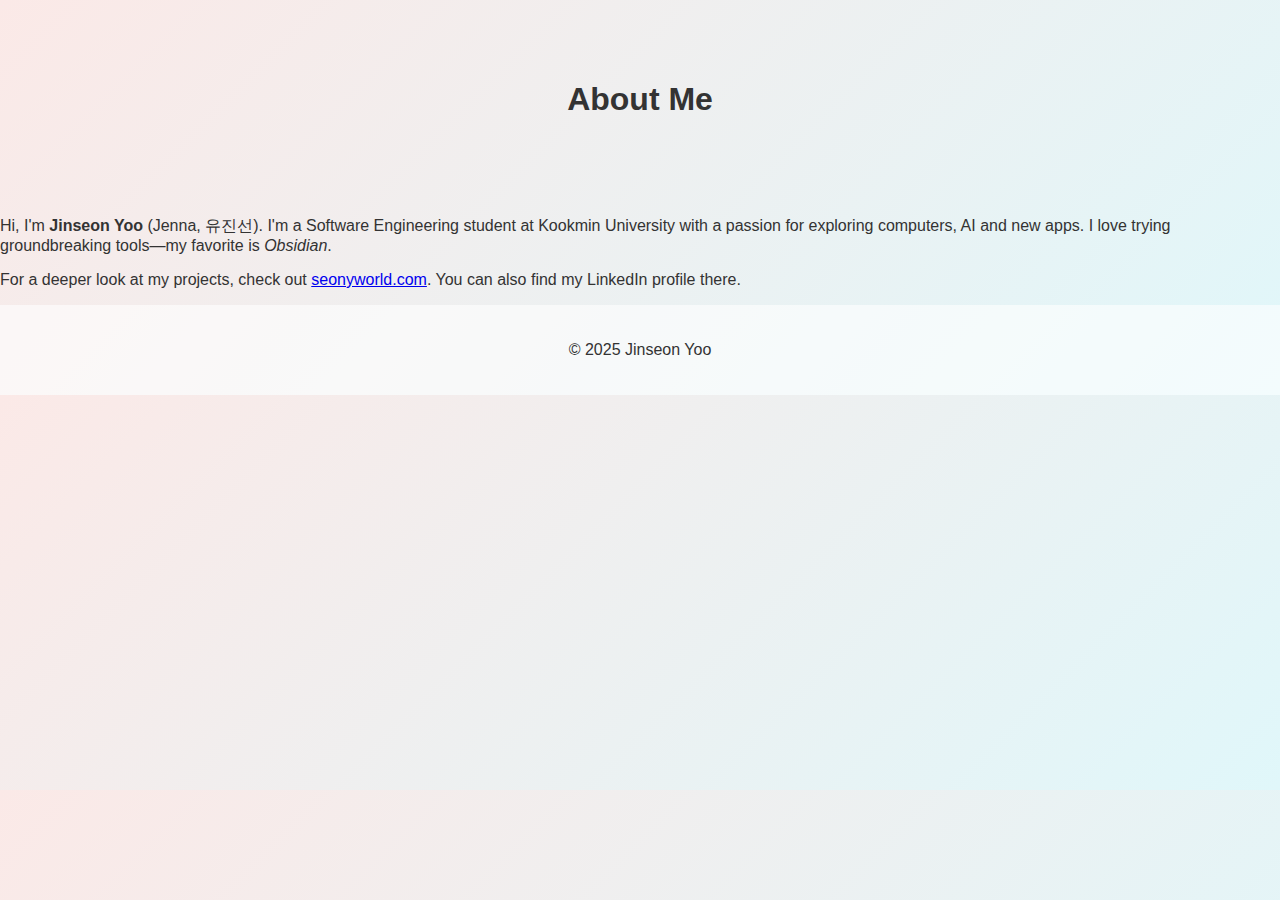
<file: about.html>
<!DOCTYPE html>
<html lang="en">
<head>
    <meta charset="UTF-8">
    <meta name="viewport" content="width=device-width, initial-scale=1.0">
    <title>About Jenna</title>
    <link rel="stylesheet" href="style.css">
</head>
<body>
    <header class="page-header">
        <h1>About Me</h1>
    </header>
    <main>
        <p>Hi, I'm <strong>Jinseon Yoo</strong> (Jenna, 유진선). I'm a Software Engineering student at Kookmin University with a passion for exploring computers, AI and new apps. I love trying groundbreaking tools—my favorite is <em>Obsidian</em>.
        </p>
        <p>For a deeper look at my projects, check out <a href="https://seonyworld.com" target="_blank">seonyworld.com</a>. You can also find my LinkedIn profile there.</p>
    </main>
    <footer>
        <p>&copy; 2025 Jinseon Yoo</p>
    </footer>
</body>
</html>
</file>
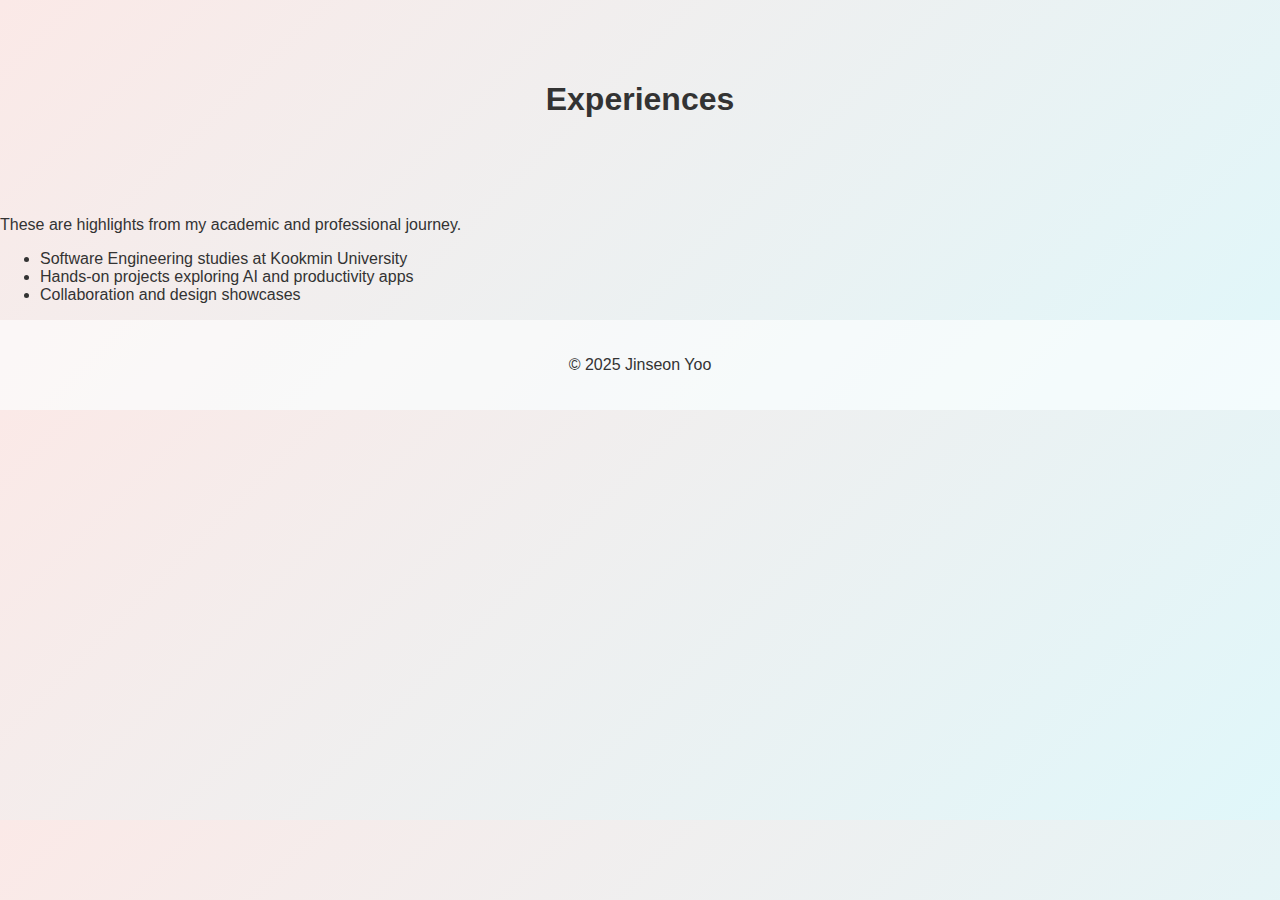
<file: experiences.html>
<!DOCTYPE html>
<html lang="en">
<head>
    <meta charset="UTF-8">
    <meta name="viewport" content="width=device-width, initial-scale=1.0">
    <title>Experiences</title>
    <link rel="stylesheet" href="style.css">
</head>
<body>
    <header class="page-header">
        <h1>Experiences</h1>
    </header>
    <main>
        <p>These are highlights from my academic and professional journey.</p>
        <ul>
            <li>Software Engineering studies at Kookmin University</li>
            <li>Hands-on projects exploring AI and productivity apps</li>
            <li>Collaboration and design showcases</li>
        </ul>
    </main>
    <footer>
        <p>&copy; 2025 Jinseon Yoo</p>
    </footer>
</body>
</html>
</file>
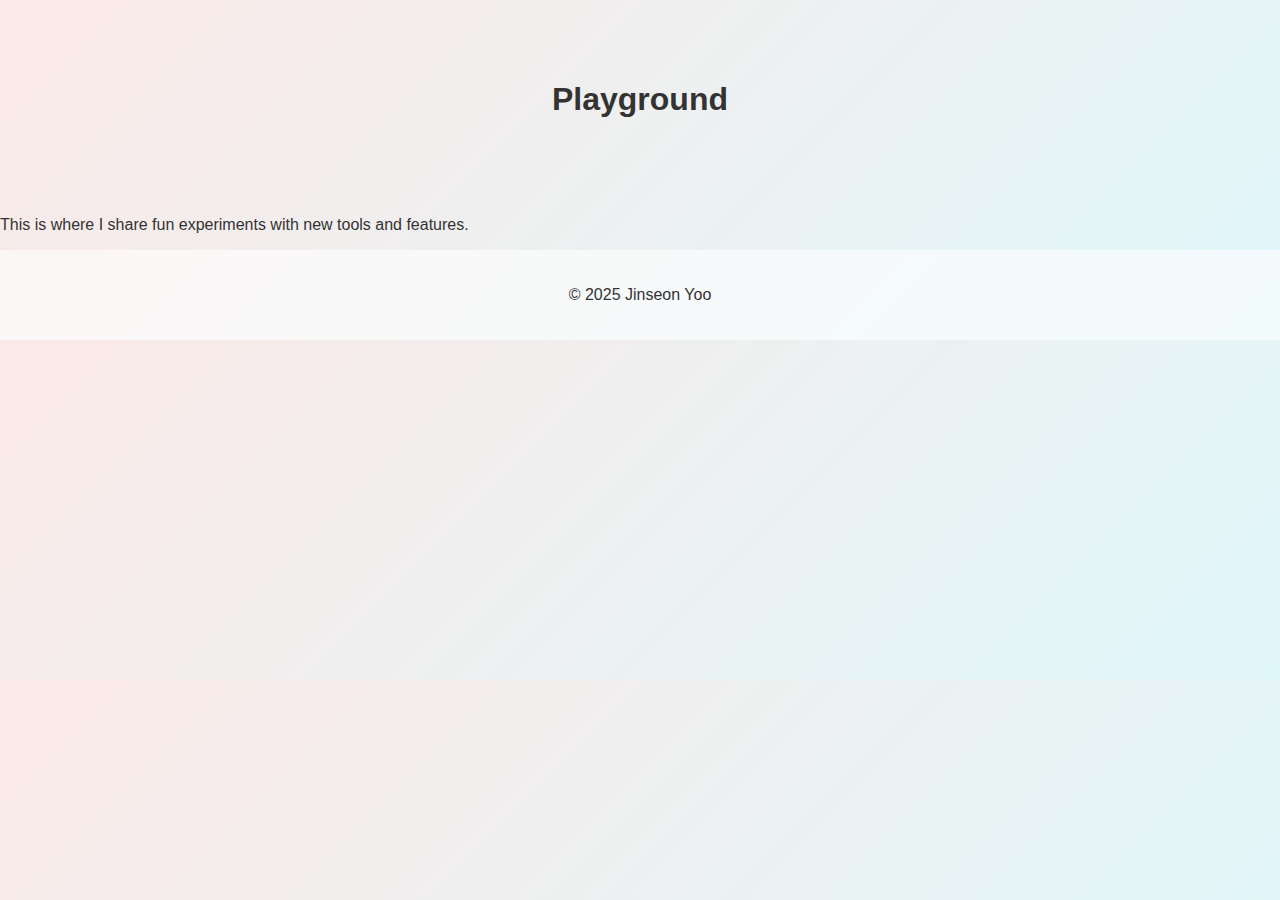
<file: playground.html>
<!DOCTYPE html>
<html lang="en">
<head>
    <meta charset="UTF-8">
    <meta name="viewport" content="width=device-width, initial-scale=1.0">
    <title>Playground</title>
    <link rel="stylesheet" href="style.css">
</head>
<body>
    <header class="page-header">
        <h1>Playground</h1>
    </header>
    <main>
        <p>This is where I share fun experiments with new tools and features.</p>
    </main>
    <footer>
        <p>&copy; 2025 Jinseon Yoo</p>
    </footer>
</body>
</html>
</file>
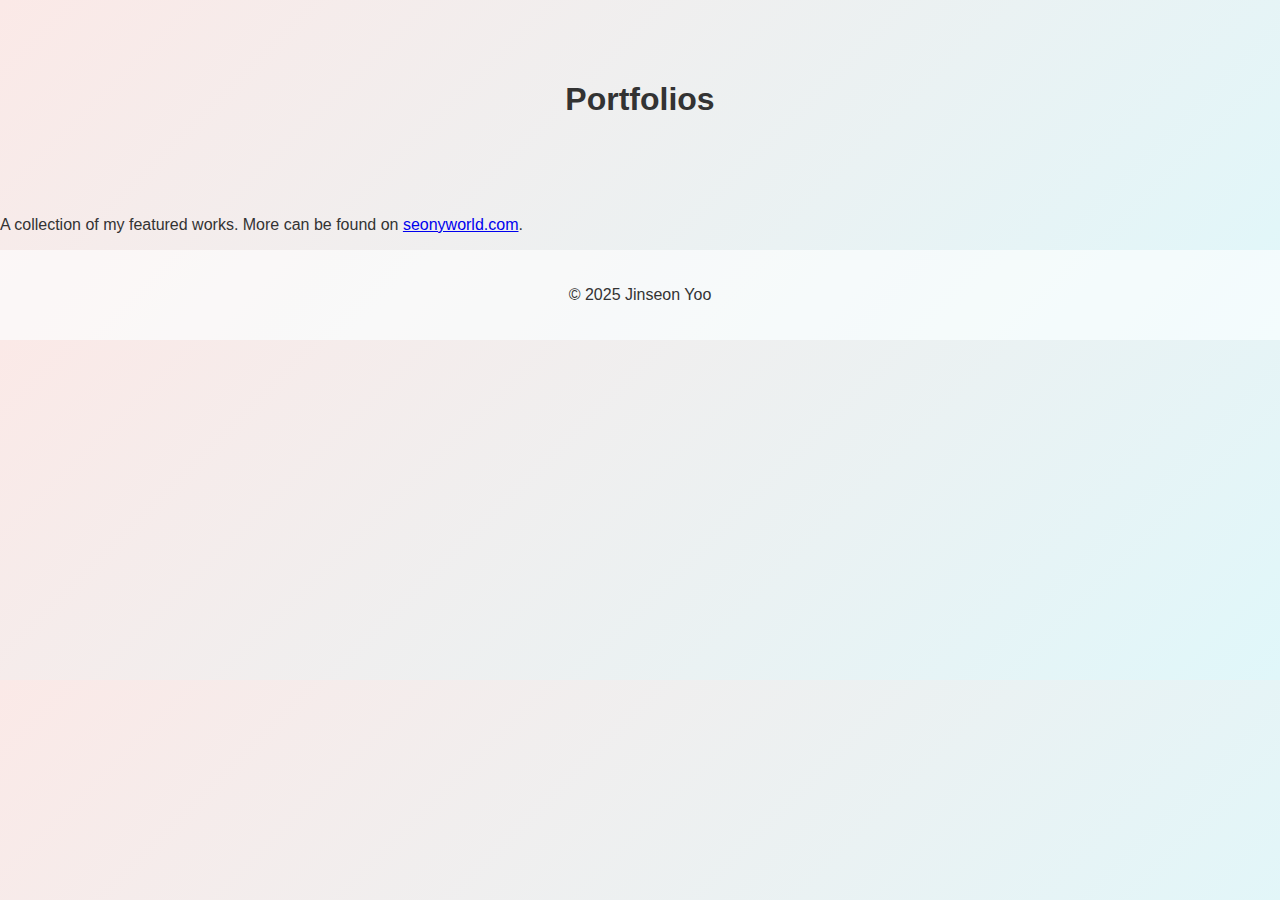
<file: portfolio.html>
<!DOCTYPE html>
<html lang="en">
<head>
    <meta charset="UTF-8">
    <meta name="viewport" content="width=device-width, initial-scale=1.0">
    <title>Portfolios</title>
    <link rel="stylesheet" href="style.css">
</head>
<body>
    <header class="page-header">
        <h1>Portfolios</h1>
    </header>
    <main>
        <p>A collection of my featured works. More can be found on <a href="https://seonyworld.com" target="_blank">seonyworld.com</a>.</p>
    </main>
    <footer>
        <p>&copy; 2025 Jinseon Yoo</p>
    </footer>
</body>
</html>
</file>
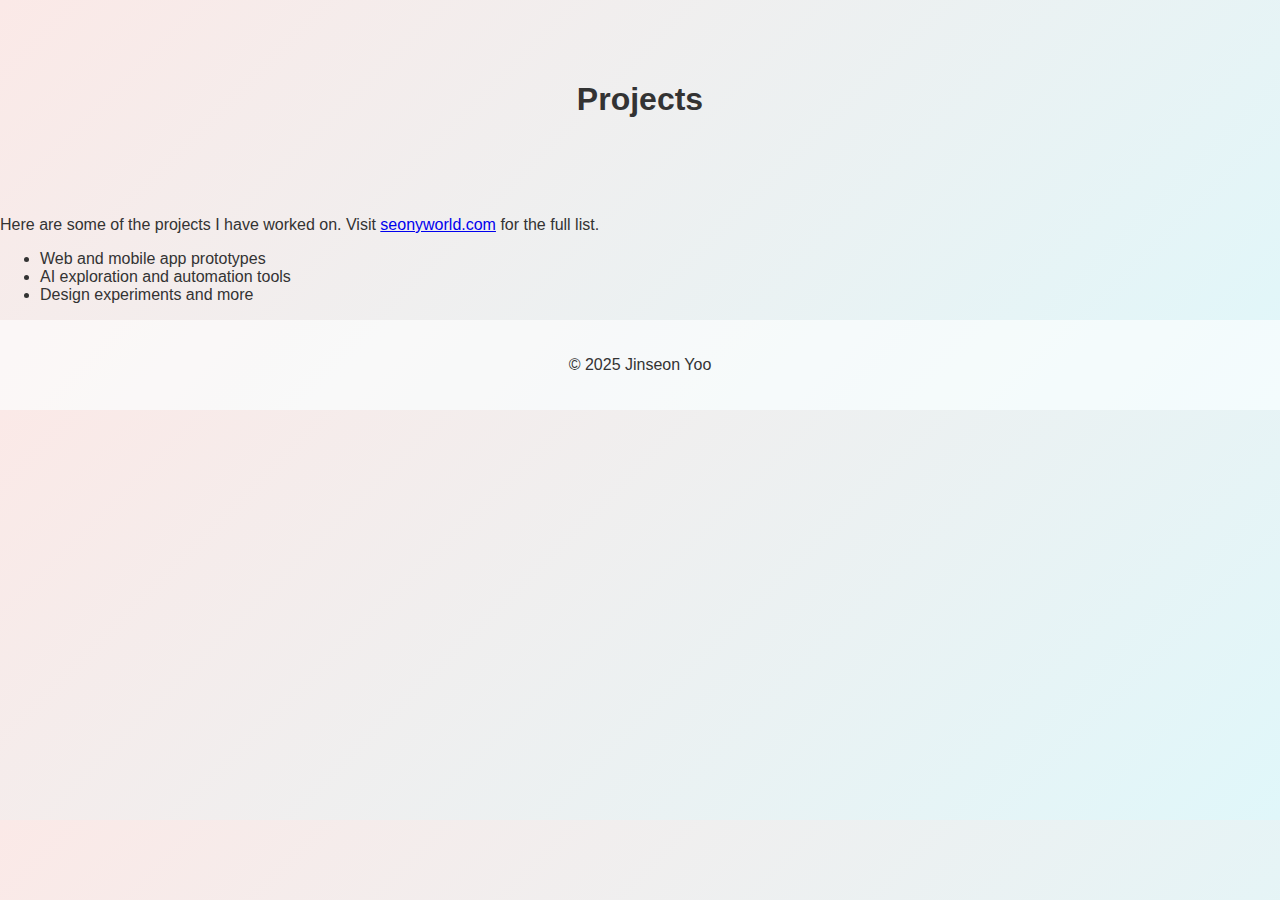
<file: projects.html>
<!DOCTYPE html>
<html lang="en">
<head>
    <meta charset="UTF-8">
    <meta name="viewport" content="width=device-width, initial-scale=1.0">
    <title>Projects</title>
    <link rel="stylesheet" href="style.css">
</head>
<body>
    <header class="page-header">
        <h1>Projects</h1>
    </header>
    <main>
        <p>Here are some of the projects I have worked on. Visit <a href="https://seonyworld.com" target="_blank">seonyworld.com</a> for the full list.</p>
        <ul>
            <li>Web and mobile app prototypes</li>
            <li>AI exploration and automation tools</li>
            <li>Design experiments and more</li>
        </ul>
    </main>
    <footer>
        <p>&copy; 2025 Jinseon Yoo</p>
    </footer>
</body>
</html>
</file>
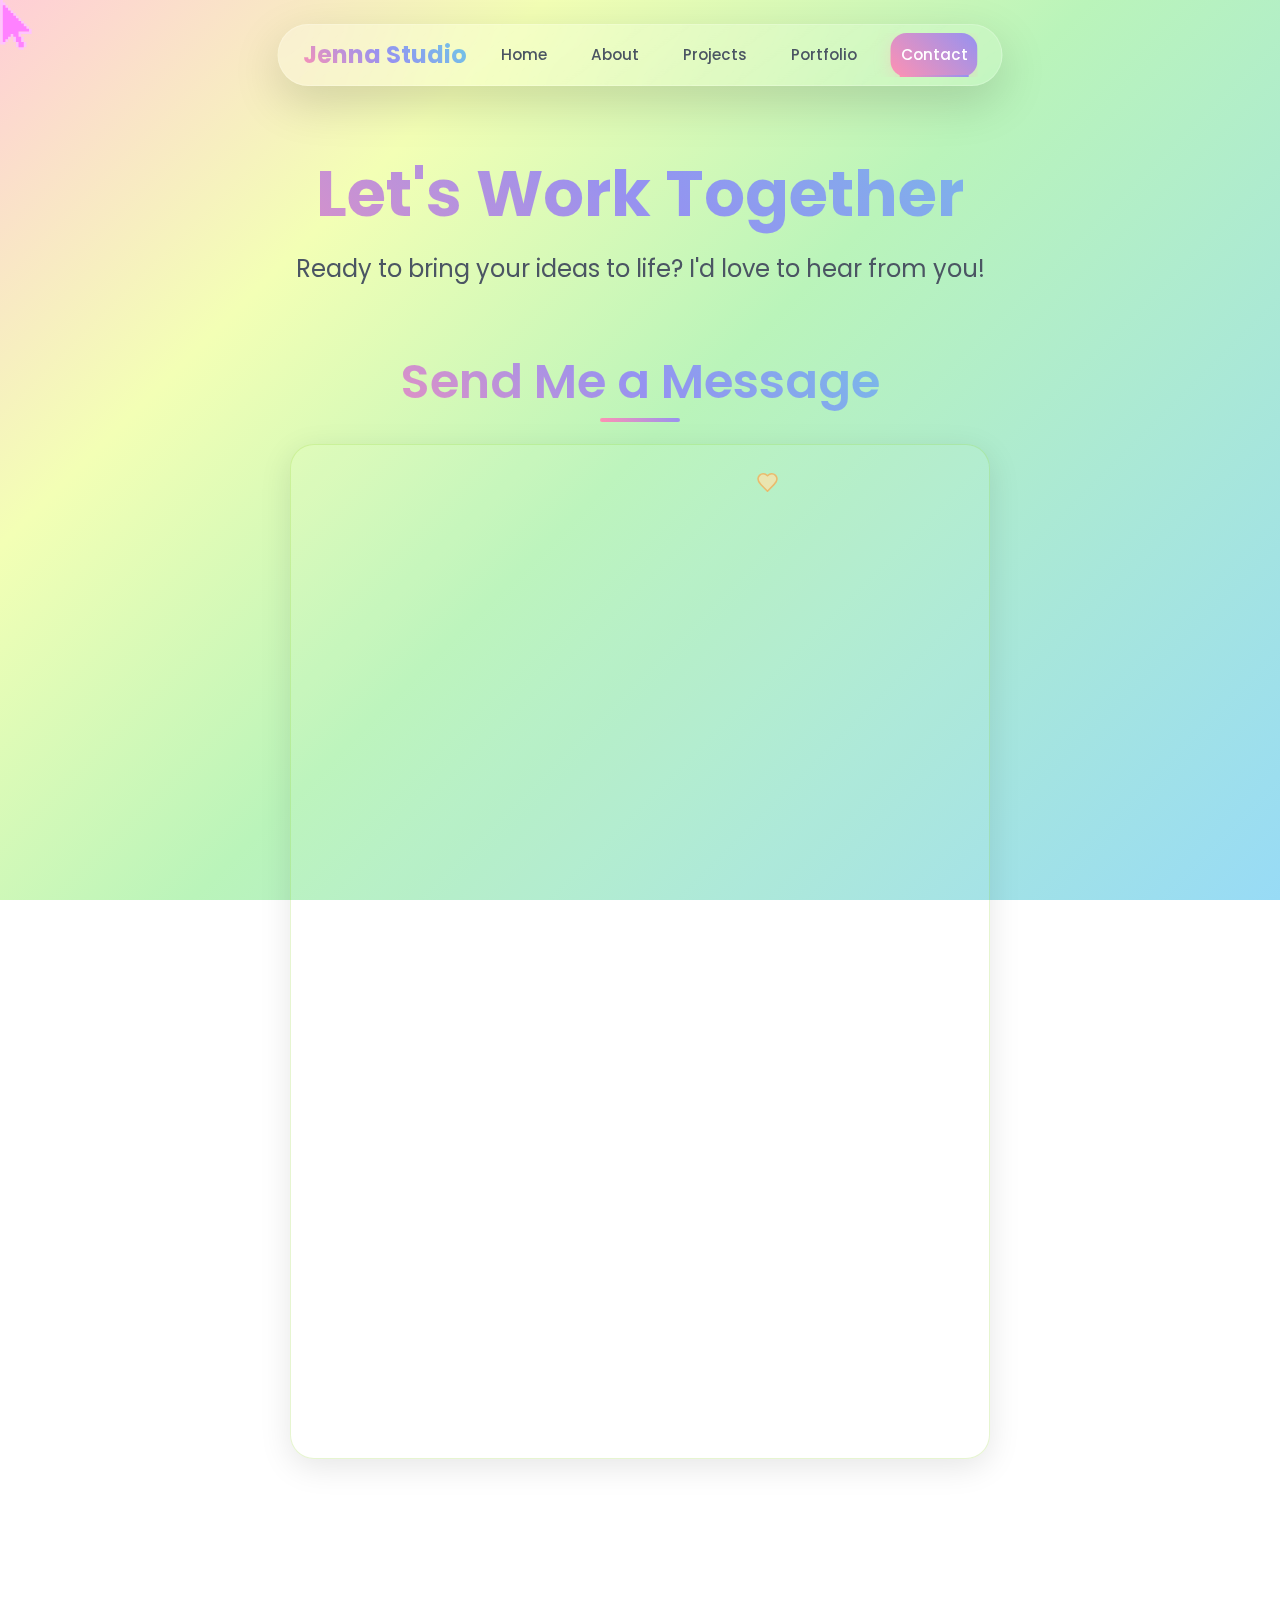
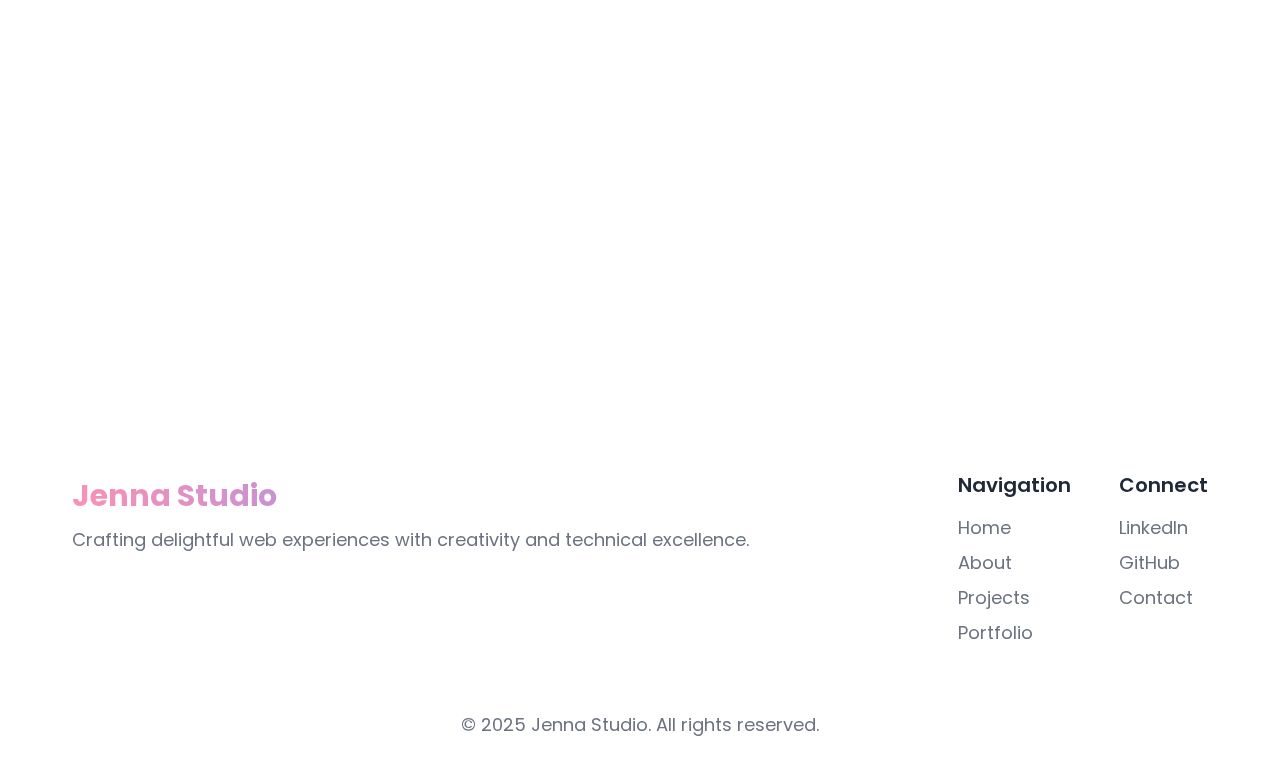
<file: html/contact.html>
<!DOCTYPE html>
<html lang="en">

<head>
    <meta charset="UTF-8">
    <meta name="viewport" content="width=device-width, initial-scale=1.0">
    <title>Contact - Jenna Studio</title>
    <meta name="description"
        content="Get in touch with Jenna for web development projects, collaborations, and creative opportunities">

    <!-- Fonts -->
    <link rel="preconnect" href="https://fonts.googleapis.com">
    <link rel="preconnect" href="https://fonts.gstatic.com" crossorigin>
    <link href="https://fonts.googleapis.com/css2?family=Poppins:wght@300;400;500;600;700&display=swap"
        rel="stylesheet">

    <!-- Stylesheets -->
    <link rel="stylesheet" href="../styles/main.css">
    <link rel="stylesheet" href="../styles/contact.css">

    <!-- Favicon -->
    <link rel="icon" type="image/svg+xml" href="../img/favicon.svg">
</head>

<body>
    <!-- Custom Cursor -->
    <div class="cursor" id="cursor"></div>

    <!-- Particle Background -->
    <div class="particles" id="particles"></div>

    <!-- Navigation -->
    <nav class="nav-container" id="navigation">
        <div class="nav">
            <div class="nav-logo"><a href="../index.html">Jenna Studio</a></div>
            <div class="nav-links">
                <a href="../index.html" class="nav-link" data-section="home">Home</a>
                <a href="about.html" class="nav-link" data-section="about">About</a>
                <a href="projects.html" class="nav-link" data-section="projects">Projects</a>
                <a href="portfolio.html" class="nav-link" data-section="portfolio">Portfolio</a>
                <a href="contact.html" class="nav-link active" data-section="contact">Contact</a>
            </div>
        </div>
    </nav>

    <!-- Main Content -->
    <main class="main-content">
        <div class="container">
            <!-- Page Header -->
            <section class="page-header">
                <h1 class="page-title">Let's Work Together</h1>
                <p class="page-subtitle">Ready to bring your ideas to life? I'd love to hear from you!</p>
            </section>



            <!-- Contact Form -->
            <section class="contact-form section">
                <div class="form-header">
                    <h2 class="section-title fade-in-up">Send Me a Message</h2>
                </div>
                <div class="form-container">
                    <form class="contact-form-element fade-in-up stagger-1 scale-in stagger-2" id="contactForm"
                        action="https://formspree.io/f/xzzaypnq" method="POST">
                        <!-- Hidden inputs for Formspree -->
                        <input type="hidden" name="_to" value="jenna@jenna-studio.dev">
                        <input type="hidden" name="_subject" value="New Contact Form Submission from Jenna Studio">
                        <input type="hidden" name="_replyto" value="jenna@jenna-studio.dev">
                        <input type="hidden" name="_next" value="https://jenna-studio.dev/contact.html?success=true">

                        <div class="form-row scale-in stagger-3">
                            <div class="form-group">
                                <label for="firstName">First Name *</label>
                                <input type="text" id="firstName" name="firstName" required>
                            </div>
                            <div class="form-group">
                                <label for="lastName">Last Name *</label>
                                <input type="text" id="lastName" name="lastName" required>
                            </div>
                        </div>
                        <div class="form-group scale-in stagger-4">
                            <label for="email">Email Address *</label>
                            <input type="email" id="email" name="email" required>
                        </div>
                        <div class="form-group scale-in stagger-5">
                            <label for="company">Company/Organization</label>
                            <input type="text" id="company" name="company">
                        </div>
                        <div class="form-group scale-in stagger-6">
                            <label for="projectType">Project Type</label>
                            <select id="projectType" name="projectType">
                                <option value="">Select a project type</option>
                                <option value="website">Website Development</option>
                                <option value="redesign">Website Design</option>
                                <option value="webapp">Web Application</option>
                                <option value="AI">AI Chatbot</option>
                                <option value="automation">AI Automation</option>
                                <option value="other">Other</option>
                            </select>
                        </div>
                        <div class="form-group scale-in stagger-7">
                            <label for="timeline">Project Timeline</label>
                            <select id="timeline" name="timeline">
                                <option value="">Select timeline</option>
                                <option value="asap">ASAP</option>
                                <option value="1-2months">1-2 Months</option>
                                <option value="3-6months">3-6 Months</option>
                                <option value="6months+">6+ Months</option>
                                <option value="flexible">Flexible</option>
                            </select>
                        </div>
                        <div class="form-group scale-in stagger-8">
                            <label for="message">Tell Me About Your Project *</label>
                            <textarea id="message" name="message" rows="5"
                                placeholder="Describe your project, goals, and any specific requirements..."
                                required></textarea>
                        </div>
                        <button type="submit" class="btn btn-primary submit-btn scale-in stagger-9">
                            <span class="btn-text">Send Message</span>
                            <span class="btn-loading" style="display: none;">Sending...</span>
                        </button>
                    </form>
                </div>
            </section>


            <!-- CTA Section -->
            <section class="cta-section section">
                <div class="card cta-card scale-in stagger-1">
                    <h2>Ready to Start Your Project?</h2>
                    <p>Let's work together to create something amazing. I'm here to help bring your vision to life with
                        clean code, beautiful design, and exceptional user experience.</p>
                    <div class="cta-buttons">
                        <a href="mailto:jenna@jenna-studio.dev" class="btn btn-primary">Send Email</a>
                        <a href="portfolio.html" class="btn btn-secondary">View Portfolio</a>
                        <a href="https://github.com/jenna-studio" class="btn btn-outline" target="_blank">Visit
                            GitHub</a>
                    </div>
                </div>
            </section>
        </div>
    </main>

    <!-- Footer -->
    <footer class="footer">
        <div class="container">
            <div class="footer-content">
                <div class="footer-main">
                    <div class="footer-logo">Jenna Studio</div>
                    <p class="footer-description">Crafting delightful web experiences with creativity and technical
                        excellence.</p>
                </div>
                <div class="footer-links">
                    <div class="footer-section">
                        <h4>Navigation</h4>
                        <ul>
                            <li><a href="../index.html">Home</a></li>
                            <li><a href="about.html">About</a></li>
                            <li><a href="projects.html">Projects</a></li>
                            <li><a href="portfolio.html">Portfolio</a></li>
                        </ul>
                    </div>
                    <div class="footer-section">
                        <h4>Connect</h4>
                        <ul>
                            <li><a href="https://linkedin.com/in/jinseon-yoo" target="_blank"
                                    rel="noopener">LinkedIn</a></li>
                            <li><a href="https://github.com/jenna-studio" target="_blank" rel="noopener">GitHub</a></li>
                            <li><a href="contact.html">Contact</a></li>
                        </ul>
                    </div>
                </div>
            </div>
            <div class="footer-bottom">
                <p>&copy; 2025 Jenna Studio. All rights reserved.</p>
            </div>
        </div>
    </footer>

    <!-- Scripts -->
    <script src="../js/main.js"></script>

    <!-- Contact Form Handler -->
    <script>
        document.addEventListener('DOMContentLoaded', function () {
            const form = document.getElementById('contactForm');

            if (form) {
                const submitBtn = form.querySelector('.submit-btn');
                const btnText = submitBtn?.querySelector('.btn-text');
                const btnLoading = submitBtn?.querySelector('.btn-loading');

                form.addEventListener('submit', function (e) {
                    // Don't prevent default - let Formspree handle it naturally
                    // Just show loading state
                    if (btnText && btnLoading) {
                        btnText.style.display = 'none';
                        btnLoading.style.display = 'inline';
                        submitBtn.disabled = true;
                    }
                });
            }
        });
    </script>

    <!-- Override touch detection and fix cursor for contact page -->
    <script>
        // Override touch detection globally
        window.isTouchDevice = function () { return false; };
        window.prefersReducedMotion = function () { return false; };

        // Fix navigation links
        document.addEventListener('DOMContentLoaded', function () {
            // Force hide loading overlay immediately
            const loadingOverlay = document.getElementById('loadingOverlay');
            if (loadingOverlay) {
                loadingOverlay.style.display = 'none';
                loadingOverlay.style.pointerEvents = 'none';
            }

            const navLinks = document.querySelectorAll('.nav-link, .nav-logo');
            navLinks.forEach(link => {
                link.addEventListener('click', function (e) {
                    console.log('Navigation clicked:', this.href);
                    // Force immediate navigation
                    window.location.href = this.href;
                    return false;
                });
            });
        });

        window.addEventListener('load', function () {
            // Wait a bit for everything to load
            setTimeout(function () {
                // Force cursor to be visible with CSS overrides
                const style = document.createElement('style');
                style.textContent = `
                    html, body, *, *::before, *::after { 
                        cursor: none !important; 
                    }
                    #cursor { 
                        display: block !important; 
                        visibility: visible !important; 
                        opacity: 1 !important; 
                        pointer-events: none !important; 
                        position: fixed !important; 
                        z-index: 10000 !important; 
                    }
                `;
                document.head.appendChild(style);

                console.log('Cursor CSS overrides applied');
            }, 500);

            // Trigger page load animations
            setTimeout(() => {
                const heroElements = document.querySelectorAll('.hero-title, .hero-subtitle, .hero-description, .hero-cta, .hero-buttons');
                heroElements.forEach((el, index) => {
                    setTimeout(() => {
                        el.style.opacity = '1';
                        el.style.transform = 'translateY(0)';
                    }, index * 200);
                });
            }, 300);
        });
    </script>
</body>

</html>
</file>
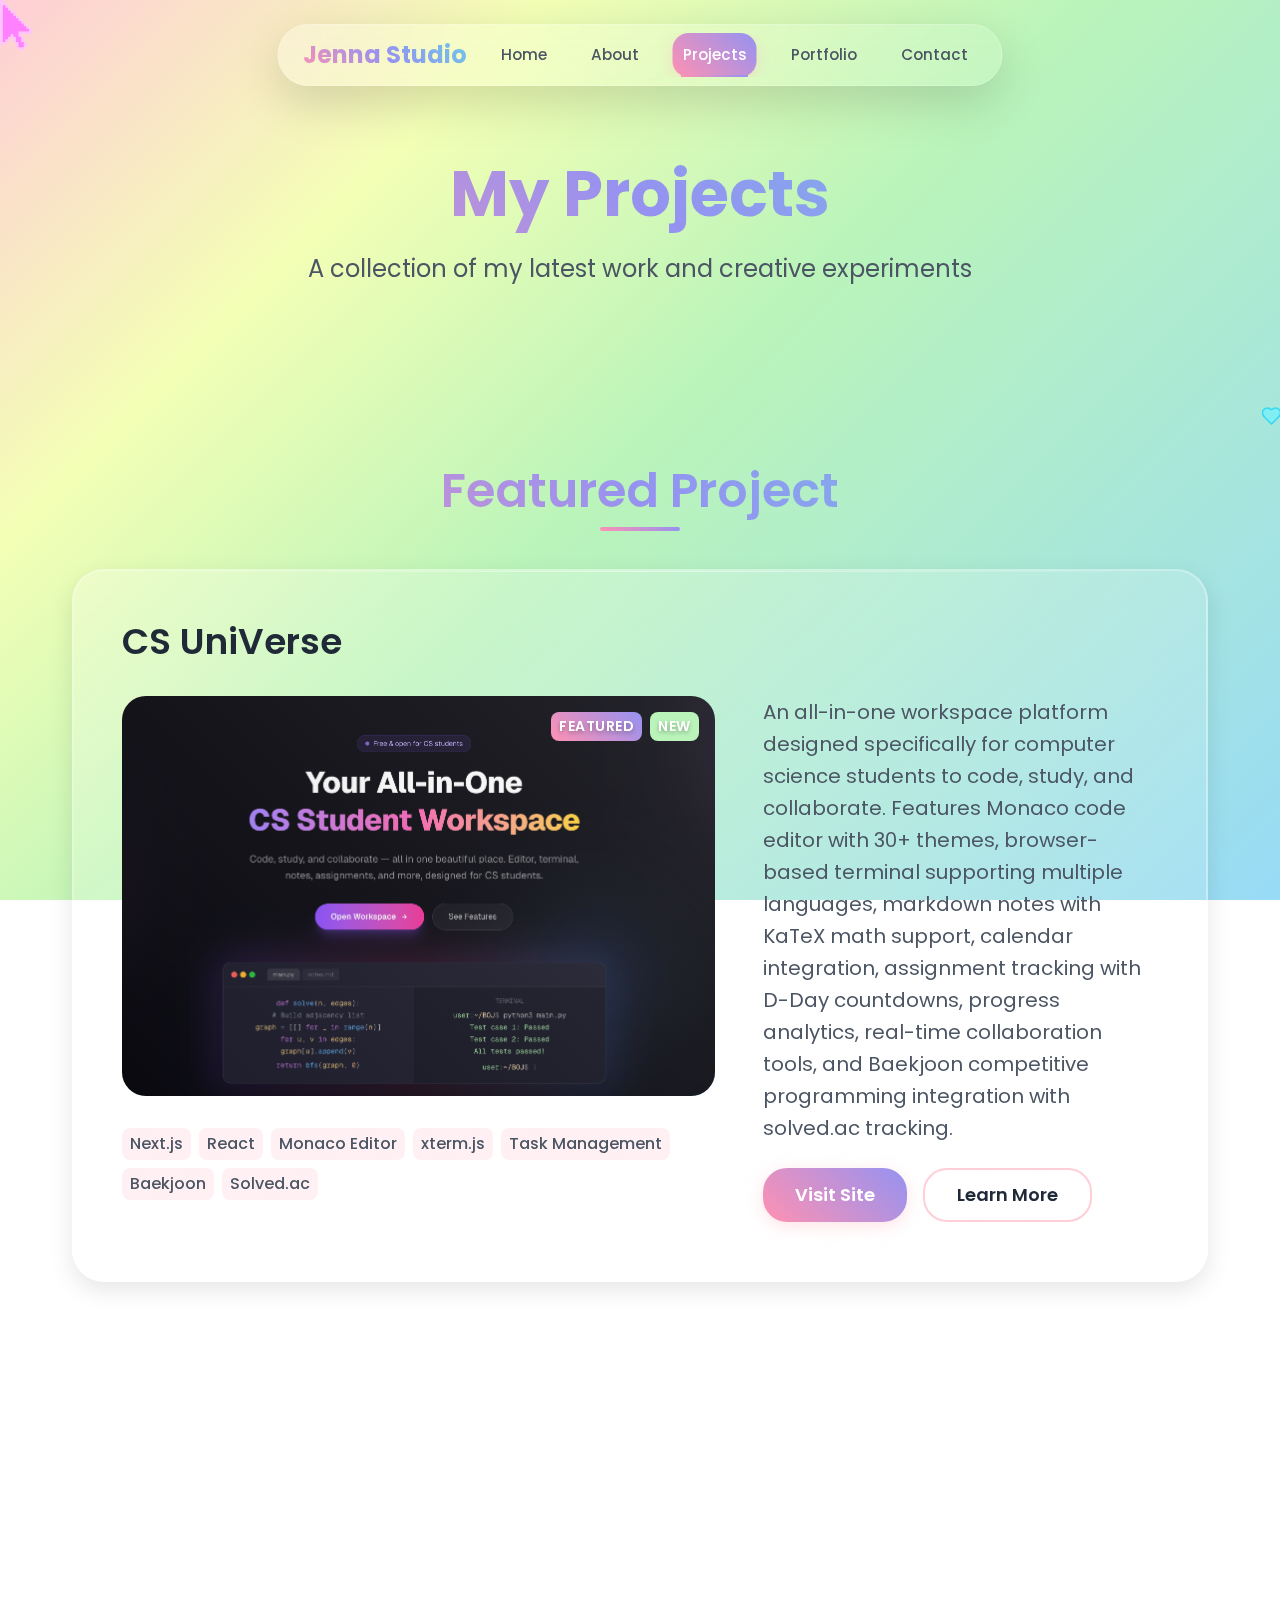
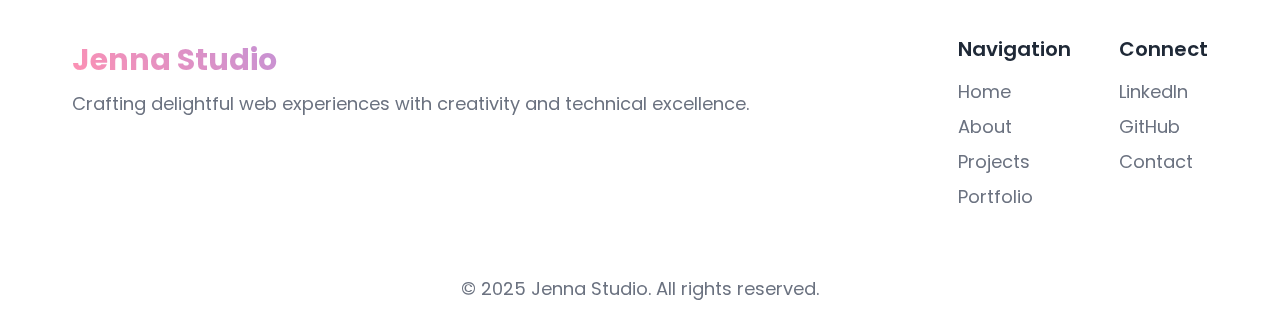
<file: html/projects.html>
<!DOCTYPE html>
<html lang="en">

<head>
    <meta charset="UTF-8">
    <meta name="viewport" content="width=device-width, initial-scale=1.0">
    <meta name="color-scheme" content="light only">
    <title>Projects - Jenna Studio</title>
    <meta name="description"
        content="Explore Jenna's portfolio of web development projects featuring modern technologies and creative solutions">

    <!-- Fonts -->
    <link rel="preconnect" href="https://fonts.googleapis.com">
    <link rel="preconnect" href="https://fonts.gstatic.com" crossorigin>
    <link href="https://fonts.googleapis.com/css2?family=Poppins:wght@300;400;500;600;700&display=swap"
        rel="stylesheet">

    <!-- Font Awesome -->
    <link rel="stylesheet" href="https://cdnjs.cloudflare.com/ajax/libs/font-awesome/6.7.2/css/all.min.css">
    <link href="https://fonts.googleapis.com/css2?family=Fira+Code:wght@300;400;500;600;700&display=swap"
        rel="stylesheet">

    <!-- Stylesheets -->
    <link rel="stylesheet" href="../styles/main.css">
    <link rel="stylesheet" href="../styles/projects.css">

    <!-- Favicon -->
    <link rel="icon" type="image/svg+xml" href="../img/favicon.svg">
</head>

<body>
    <!-- Custom Cursor -->
    <div class="cursor" id="cursor"></div>

    <!-- Particle Background -->
    <div class="particles" id="particles"></div>

    <!-- Navigation -->
    <nav class="nav-container" id="navigation">
        <div class="nav">
            <div class="nav-logo"><a href="../index.html">Jenna Studio</a></div>
            <div class="nav-links">
                <a href="../index.html" class="nav-link" data-section="home">Home</a>
                <a href="about.html" class="nav-link" data-section="about">About</a>
                <a href="projects.html" class="nav-link active" data-section="projects">Projects</a>
                <a href="portfolio.html" class="nav-link" data-section="portfolio">Portfolio</a>
                <a href="contact.html" class="nav-link" data-section="contact">Contact</a>
            </div>
        </div>
    </nav>

    <!-- Main Content -->
    <main class="main-content">
        <div class="container">
            <!-- Page Header -->
            <section class="page-header">
                <h1 class="page-title">My Projects</h1>
                <p class="page-subtitle">A collection of my latest work and creative experiments</p>
            </section>

            <!-- Filter Navigation -->
            <section class="filter-section">
                <div class="filter-container">
                    <button class="filter-btn active scale-in stagger-1" data-filter="all">All Projects</button>
                    <button class="filter-btn scale-in stagger-2" data-filter="web-app">Web Apps</button>
                    <button class="filter-btn scale-in stagger-3" data-filter="website">Websites</button>
                    <button class="filter-btn scale-in stagger-4" data-filter="mobile-app">Mobile Apps</button>
                    <button class="filter-btn scale-in stagger-5" data-filter="tools">Tools</button>
                    <button class="filter-btn scale-in stagger-6" data-filter="other">Other</button>
                </div>
            </section>

            <!-- Filtered Results (shown above featured project when a category is selected) -->
            <section class="filtered-results-section section" id="filteredResultsSection" style="display:none;">
                <h2 class="section-title fade-in-up" id="filteredResultsTitle"></h2>
                <div class="projects-grid" id="filteredResultsGrid"></div>
            </section>

            <!-- Featured Project -->
            <section class="featured-project section">
                <h2 class="section-title fade-in-up">Featured Project</h2>
                <div class="card featured-card scale-in stagger-1">
                    <h3 class="featured-title">CS UniVerse</h3>
                    <div class="featured-content">
                        <div class="featured-left">
                            <div class="featured-image">
                                <img src="../img/csuniverse-thumbnail.png" alt="CS UniVerse Platform Screenshot" class="project-thumbnail">
                                <div class="featured-badges">
                                    <span class="badge badge-featured">Featured</span>
                                    <span class="badge badge-new">New</span>
                                </div>
                            </div>
                            <div class="featured-tech">
                                <span class="tech-tag">Next.js</span>
                                <span class="tech-tag">React</span>
                                <span class="tech-tag">Monaco Editor</span>
                                <span class="tech-tag">xterm.js</span>
                                <span class="tech-tag">Task Management</span>
                                <span class="tech-tag">Baekjoon</span>
                                <span class="tech-tag">Solved.ac</span>
                            </div>
                        </div>
                        <div class="featured-details">
                            <p class="featured-description">An all-in-one workspace platform designed specifically for computer science students to code, study, and collaborate. Features Monaco code editor with 30+ themes, browser-based terminal supporting multiple languages, markdown notes with KaTeX math support, calendar integration, assignment tracking with D-Day countdowns, progress analytics, real-time collaboration tools, and Baekjoon competitive programming integration with solved.ac tracking.</p>
                            <div class="featured-actions">
                                <a href="https://csuniverse.org" class="btn btn-primary"
                                    target="_blank" rel="noopener">Visit Site</a>
                                <a href="https://csuniverse.org" class="btn btn-outline"
                                    target="_blank" rel="noopener">Learn More</a>
                            </div>
                        </div>
                    </div>
                </div>
            </section>

            <!-- Projects Grid -->
            <section class="projects-grid-section section">
                <h2 class="section-title fade-in-up">All Projects</h2>
                <div class="projects-grid" id="projectsGrid">

                    <!-- Project: CS UniVerse -->
                    <article class="card project-card scale-in stagger-1" data-category="web-app">
                        <div class="project-image">
                            <img src="../img/csuniverse-thumbnail.png" alt="CS UniVerse Platform Screenshot" class="project-thumbnail">
                            <div class="project-overlay"></div>
                        </div>
                        <div class="project-content">
                            <h3 class="project-title">CS UniVerse</h3>
                            <p class="project-description">An all-in-one workspace for computer science students to code, study, and collaborate. Features Monaco code editor, terminal, calendar integration, assignment tracking, progress analytics, and Baekjoon competitive programming integration.</p>
                            <div class="project-bottom-group">
                                <div class="project-tags">
                                    <span class="tag">Next.js</span>
                                    <span class="tag">React</span>
                                </div>
                                <div class="project-meta">
                                    <span class="meta-item">
                                        <span class="meta-label">Type:</span>
                                        <span class="meta-value">Web Application</span>
                                    </span>
                                    <span class="meta-item">
                                        <span class="meta-label">Year:</span>
                                        <span class="meta-value">2026</span>
                                    </span>
                                </div>
                                <div class="project-actions">
                                    <a href="https://csuniverse.org" class="overlay-btn" target="_blank" rel="noopener">Visit Site</a>
                                    <a href="https://csuniverse.org" class="overlay-btn" target="_blank" rel="noopener">Learn More</a>
                                </div>
                            </div>
                        </div>
                    </article>

                    <!-- Project: Agent Track Dashboard -->
                    <article class="card project-card scale-in stagger-1" data-category="tools">
                        <div class="project-image">
                            <img src="../img/agent-track-dashboard-thumbnail.png" alt="Agent-Track-Dashboard-Thumbnail" class="project-thumbnail">
                            <div class="project-overlay"></div>
                        </div>
                        <div class="project-content">
                            <h3 class="project-title">Agent Track Dashboard</h3>
                            <p class="project-description">A comprehensive kanban-based monitoring system for AI agents. Features real-time activity tracking, code change visibility, task lifecycle management, and agent performance insights including token usage and completion metrics.</p>
                            <div class="project-bottom-group">
                                <div class="project-tags">
                                    <span class="tag">TypeScript</span>
                                    <span class="tag">React</span>
                                    <span class="tag">MCP</span>
                                </div>
                                <div class="project-meta">
                                    <span class="meta-item">
                                        <span class="meta-label">Type:</span>
                                        <span class="meta-value">MCP Tool</span>
                                    </span>
                                    <span class="meta-item">
                                        <span class="meta-label">Year:</span>
                                        <span class="meta-value">2026</span>
                                    </span>
                                </div>
                                <div class="project-actions">
                                    <a href="https://github.com/jenna-studio/agent-track-dashboard#readme"
                                        class="overlay-btn" target="_blank">View Docs</a>
                                    <a href="https://github.com/jenna-studio/agent-track-dashboard" class="overlay-btn" target="_blank"
                                        rel="noopener">Code</a>
                                </div>
                            </div>
                        </div>
                    </article>

                    <!-- Project 2: Connect Mate -->
                    <article class="card project-card scale-in stagger-2" data-category="mobile-app">
                        <div class="project-image">
                            <img src="../img/connectmate-thumbnail.png" alt="Connect-Mate-Thumbnail" class="project-thumbnail">
                            <div class="project-overlay"></div>
                        </div>
                        <div class="project-content">
                            <h3 class="project-title">Connect Mate</h3>
                            <p class="project-description">A Korean social platform for discovering activity companions. Features map-based matching via Kakao Maps, activity creation across dining, fitness, and hobby categories, real-time group chat, and friend management with mutual ratings.</p>
                            <div class="project-bottom-group">
                                <div class="project-tags">
                                    <span class="tag">Android Studio</span>
                                    <span class="tag">XML</span>
                                    <span class="tag">Java</span>
                                </div>
                                <div class="project-meta">
                                    <span class="meta-item">
                                        <span class="meta-label">Type:</span>
                                        <span class="meta-value">Android Application</span>
                                    </span>
                                    <span class="meta-item">
                                        <span class="meta-label">Year:</span>
                                        <span class="meta-value">2025</span>
                                    </span>
                                </div>
                                <div class="project-actions">
                                    <a href="https://play.google.com/store/apps/details?id=app.connectmate&hl=en-US&ah=6VRx7YfYYsD3bb5iCsjCRK7JuaM" class="overlay-btn" target="_blank">Play Store</a>
                                    <a href="https://github.com/jenna-studio/ConnectMate" class="overlay-btn" target="_blank" rel="noopener">Code</a>
                                </div>
                            </div>
                        </div>
                    </article>

                    <!-- Project 3: Photo Album Maker -->
                    <article class="card project-card scale-in stagger-3" data-category="web-app">
                        <div class="project-image">
                            <img src="../img/photo-album-maker-thumbnail.png" alt="Photo Album Maker Screenshot"
                                class="project-thumbnail">
                            <div class="project-overlay"></div>
                        </div>
                        <div class="project-content">
                            <h3 class="project-title">Photo Album Maker</h3>
                            <p class="project-description">A web app for creating digital photo albums. Features
                                intelligent photo organization by date, book-style interface,
                                and export options including PDF, JPEG, and interactive HTML albums. 100% client-side
                                processing ensures privacy. Select and view favorite photos separately.</p>
                            <div class="project-bottom-group">
                                <div class="project-tags">
                                    <span class="tag">React</span>
                                    <span class="tag">TypeScript</span>
                                    <span class="tag">Vite</span>
                                </div>
                                <div class="project-meta">
                                    <span class="meta-item">
                                        <span class="meta-label">Type:</span>
                                        <span class="meta-value">Web Application</span>
                                    </span>
                                    <span class="meta-item">
                                        <span class="meta-label">Year:</span>
                                        <span class="meta-value">2025</span>
                                    </span>
                                </div>
                                <div class="project-actions">
                                    <a href="https://jenna-studio.github.io/photo-album-maker" class="overlay-btn" target="_blank">Live Demo</a>
                                    <a href="https://github.com/jenna-studio/photo-album-maker" class="overlay-btn" target="_blank" rel="noopener">Code</a>
                                </div>
                            </div>
                        </div>
                    </article>

                    <!-- Project 4: Cotton Candy Dodge -->
                    <article class="card project-card scale-in stagger-4" data-category="web-app">
                        <div class="project-image">
                            <img src="../img/cotton-candy-dodge-thumbnail.png" alt="Cotton Candy Dodge Game Screenshot" class="project-thumbnail">
                            <div class="project-overlay"></div>
                        </div>
                        <div class="project-content">
                            <h3 class="project-title">Cotton Candy Dodge</h3>
                            <p class="project-description">A browser-based arcade survival game where players navigate through falling obstacles while collecting experience points and leveling up. Features dynamic difficulty levels, shield power-ups, sound effects, and a leaderboard system with vibrant pixel art aesthetic.</p>
                            <div class="project-bottom-group">
                                <div class="project-tags">
                                    <span class="tag">HTML5</span>
                                    <span class="tag">CSS3</span>
                                    <span class="tag">JavaScript</span>
                                </div>
                                <div class="project-meta">
                                    <span class="meta-item">
                                        <span class="meta-label">Type:</span>
                                        <span class="meta-value">Retro Game</span>
                                    </span>
                                    <span class="meta-item">
                                        <span class="meta-label">Year:</span>
                                        <span class="meta-value">2025</span>
                                    </span>
                                </div>
                                <div class="project-actions">
                                    <a href="https://jenna-studio.github.io/cotton-candy-dodge" class="overlay-btn" target="_blank" rel="noopener">Play Game</a>
                                    <a href="https://github.com/jenna-studio/cotton-candy-dodge" class="overlay-btn" target="_blank" rel="noopener">Code</a>
                                </div>
                            </div>
                        </div>
                    </article>

                    <!-- Project 5: Cotton Candy Code Editor -->
                    <article class="card project-card scale-in stagger-4" data-category="web-app">
                        <div class="project-image">
                            <img src="../img/cotton-candy-editor-thumbnail.png" alt="Cotton Candy Editor Screenshot"
                                class="project-thumbnail">
                            <div class="project-overlay"></div>
                        </div>
                        <div class="project-content">
                            <h3 class="project-title">Cotton Candy Editor</h3>
                            <p class="project-description">A web-based code editor built with CodeMirror 6 featuring
                                multiple themes. Supports 12+ languages with smart features like auto-completion, syntax
                                highlighting, code copying, and saving. Easy website embedding. Perfect for quick code testing and sharing.
                            </p>
                            <div class="project-bottom-group">
                                <div class="project-tags">
                                    <span class="tag">JavaScript</span>
                                    <span class="tag">CSS3</span>
                                    <span class="tag">HTML5</span>
                                </div>
                                <div class="project-meta">
                                    <span class="meta-item">
                                        <span class="meta-label">Type:</span>
                                        <span class="meta-value">Web Code Editor</span>
                                    </span>
                                    <span class="meta-item">
                                        <span class="meta-label">Year:</span>
                                        <span class="meta-value">2025</span>
                                    </span>
                                </div>
                                <div class="project-actions">
                                    <a href="https://jenna-studio.github.io/cotton-candy-editor" class="overlay-btn" target="_blank">Live Website</a>
                                    <a href="https://github.com/jenna-studio/cotton-candy-editor" class="overlay-btn" target="_blank" rel="noopener">Code</a>
                                </div>
                            </div>
                        </div>
                    </article>

                    <!-- Project 5: Terminal Snake Game -->
                    <article class="card project-card scale-in stagger-5" data-category="other">
                        <div class="project-image">
                            <img src="../img/snake-game-thumbnail.png" alt="Terminal Snake Game Screenshot"
                                class="project-thumbnail">
                            <div class="project-overlay"></div>
                        </div>
                        <div class="project-content">
                            <h3 class="project-title">Terminal Snake Game</h3>
                            <p class="project-description">A terminal-based Snake game implemented in C++ using ncurses
                                library. Features stage-based gameplay with 4 unique stages. Includes growth and poison
                                items, teleportation gates, and mission-based progression with scoring and ranking
                                system.</p>
                            <div class="project-bottom-group">
                                <div class="project-tags">
                                    <span class="tag">C++</span>
                                    <span class="tag">ncurses</span>
                                    <span class="tag">Terminal</span>
                                </div>
                                <div class="project-meta">
                                    <span class="meta-item">
                                        <span class="meta-label">Type:</span>
                                        <span class="meta-value">Console Game</span>
                                    </span>
                                    <span class="meta-item">
                                        <span class="meta-label">Year:</span>
                                        <span class="meta-value">2025</span>
                                    </span>
                                </div>
                                <div class="project-actions">
                                    <a href="https://github.com/jenna-studio/terminal-snake-game#how-to-play" class="overlay-btn" target="_blank">How to Play</a>
                                    <a href="https://github.com/jenna-studio/terminal-snake-game" class="overlay-btn" target="_blank" rel="noopener">Code</a>
                                </div>
                            </div>
                        </div>
                    </article>

                    <!-- Project 6: Alfred Color to Hex Workflow -->
                    <article class="card project-card scale-in stagger-6" data-category="other">
                        <div class="project-image">
                            <img src="../img/color-to-hex-thumbnail.png" alt="Alfred Color to Hex Workflow Screenshot"
                                class="project-thumbnail">
                            <div class="project-overlay"></div>
                        </div>
                        <div class="project-content">
                            <h3 class="project-title">Alfred - Color to Hex</h3>
                            <p class="project-description">A simple Alfred workflow that allows you to search CSS color
                                names and copy their HEX values with a circular color preview icon. Perfect tool for
                                designers and developers who need quick access to color codes with visual previews to
                                aid selection. Supports clipboard copying.</p>
                            <div class="project-bottom-group">
                                <div class="project-tags">
                                    <span class="tag">Python</span>
                                    <span class="tag">Alfred</span>
                                    <span class="tag">CSS Colors</span>
                                </div>
                                <div class="project-meta">
                                    <span class="meta-item">
                                        <span class="meta-label">Type:</span>
                                        <span class="meta-value">Productivity Tool</span>
                                    </span>
                                    <span class="meta-item">
                                        <span class="meta-label">Year:</span>
                                        <span class="meta-value">2025</span>
                                    </span>
                                </div>
                                <div class="project-actions">
                                    <a href="https://github.com/jenna-studio/alfred-colortohex#installation" class="overlay-btn" target="_blank">Installation</a>
                                    <a href="https://github.com/jenna-studio/alfred-colortohex" class="overlay-btn" target="_blank" rel="noopener">Code</a>
                                </div>
                            </div>
                        </div>
                    </article>

                    <!-- Project 7: Chrome Theme Extension -->
                    <article class="card project-card scale-in stagger-7" data-category="website">
                        <div class="project-image">
                            <img src="../img/pink-workspace-thumbnail.png" alt="Chrome Theme Collection Screenshot"
                                class="project-thumbnail">
                            <div class="project-overlay"></div>
                        </div>
                        <div class="project-content">
                            <h3 class="project-title">Google Chrome Theme</h3>
                            <p class="project-description">A collection of custom Google Chrome browser themes with
                                stunning
                                designs and vibrant color palettes. Features multiple unique themes crafted precisely.
                                Fully compatible with latest Chrome versions for aesthetic browsing experience and adding a personal touch.</p>
                            <div class="project-bottom-group">
                                <div class="project-tags">
                                    <span class="tag">Chrome Extension</span>
                                    <span class="tag">JSON</span>
                                    <span class="tag">UI</span>
                                </div>
                                <div class="project-meta">
                                    <span class="meta-item">
                                        <span class="meta-label">Type:</span>
                                        <span class="meta-value">Chrome Extension</span>
                                    </span>
                                    <span class="meta-item">
                                        <span class="meta-label">Year:</span>
                                        <span class="meta-value">2024</span>
                                    </span>
                                </div>
                                <div class="project-actions">
                                    <a href="https://chromewebstore.google.com/detail/kaedikmphlfjdjhodnigpmacidjkjlbl?utm_source=item-share-cb" class="overlay-btn" target="_blank">Apply This</a>
                                    <a href="https://github.com/jenna-studio/chrome-theme-extension" class="overlay-btn" target="_blank" rel="noopener">View All</a>
                                </div>
                            </div>
                        </div>
                    </article>

                    <!-- Project 8: Monaco Editor Web -->
                    <article class="card project-card scale-in stagger-8" data-category="web-app">
                        <div class="project-image">
                            <img src="../img/monaco-editor-web-thumbnail.png" alt="Monaco Editor Web Screenshot"
                                class="project-thumbnail">
                            <div class="project-overlay"></div>
                        </div>
                        <div class="project-content">
                            <h3 class="project-title">Monaco Editor Web</h3>
                            <p class="project-description">A web-based code editor with a beautiful pastel-themed
                                interface. Features 18+ programming languages, syntax highlighting, auto-language
                                detection, code formatting, and auto-complete. Glass-morphism UI with smooth animations
                                for an
                                aesthetic coding experience.</p>
                            <div class="project-bottom-group">
                                <div class="project-tags">
                                    <span class="tag">Code Editor</span>
                                    <span class="tag">JS</span>
                                    <span class="tag">HTML</span>
                                    <span class="tag">CSS</span>
                                </div>
                                <div class="project-meta">
                                    <span class="meta-item">
                                        <span class="meta-label">Type:</span>
                                        <span class="meta-value">Web Application</span>
                                    </span>
                                    <span class="meta-item">
                                        <span class="meta-label">Year:</span>
                                        <span class="meta-value">2025</span>
                                    </span>
                                </div>
                                <div class="project-actions">
                                    <a href="https://jenna-studio.github.io/monaco-editor-web" class="overlay-btn" target="_blank">Live Website</a>
                                    <a href="https://github.com/jenna-studio/monaco-editor-web" class="overlay-btn" target="_blank" rel="noopener">Code</a>
                                </div>
                            </div>
                        </div>
                    </article>


                </div>

                <!-- Load More Button -->
                <div class="load-more-section">
                    <button class="btn btn-outline load-more-btn scale-in stagger-1" id="loadMoreBtn">
                        <span class="btn-text">Load More Projects</span>
                        <span class="btn-loading" style="display: none;">Loading...</span>
                    </button>
                </div>
            </section>

            <!-- Project Statistics -->
            <!-- <section class="stats-section section">
                <h2 class="section-title">Project Statistics</h2>
                <div class="stats-grid">
                    <div class="card stat-card">
                        <div class="stat-icon">🚀</div>
                        <div class="stat-number" data-target="25">10+</div>
                        <div class="stat-label">Projects Completed</div>
                    </div>
                    <div class="card stat-card">
                        <div class="stat-icon">💼</div>
                        <div class="stat-number" data-target="15">0</div>
                        <div class="stat-label">Happy Clients</div>
                    </div>
                    <div class="card stat-card">
                        <div class="stat-icon">⭐</div>
                        <div class="stat-number" data-target="98">0</div>
                        <div class="stat-label">Satisfaction Rate</div>
                    </div>
                    <div class="card stat-card">
                        <div class="stat-icon">🏆</div>
                        <div class="stat-number" data-target="5">0</div>
                        <div class="stat-label">Awards Won</div>
                    </div>
                </div>
            </section> -->

            <!-- Technologies Used -->
            <!-- <section class="tech-section section">
                <h2 class="section-title">Technologies & Tools</h2>
                <div class="tech-grid">
                    <div class="card tech-category">
                        <h3>Frontend Frameworks</h3>
                        <div class="tech-items">
                            <div class="tech-item">
                                <span class="tech-name">React</span>
                                <div class="tech-usage">
                                    <div class="usage-bar" data-usage="90"></div>
                                </div>
                            </div>
                            <div class="tech-item">
                                <span class="tech-name">Vue.js</span>
                                <div class="tech-usage">
                                    <div class="usage-bar" data-usage="75"></div>
                                </div>
                            </div>
                            <div class="tech-item">
                                <span class="tech-name">Next.js</span>
                                <div class="tech-usage">
                                    <div class="usage-bar" data-usage="85"></div>
                                </div>
                            </div>
                            <div class="tech-item">
                                <span class="tech-name">Angular</span>
                                <div class="tech-usage">
                                    <div class="usage-bar" data-usage="70"></div>
                                </div>
                            </div>
                        </div>
                    </div>
                    <div class="card tech-category">
                        <h3>Styling & Design</h3>
                        <div class="tech-items">
                            <div class="tech-item">
                                <span class="tech-name">CSS3</span>
                                <div class="tech-usage">
                                    <div class="usage-bar" data-usage="95"></div>
                                </div>
                            </div>
                            <div class="tech-item">
                                <span class="tech-name">Tailwind CSS</span>
                                <div class="tech-usage">
                                    <div class="usage-bar" data-usage="90"></div>
                                </div>
                            </div>
                            <div class="tech-item">
                                <span class="tech-name">Sass/SCSS</span>
                                <div class="tech-usage">
                                    <div class="usage-bar" data-usage="80"></div>
                                </div>
                            </div>
                            <div class="tech-item">
                                <span class="tech-name">Styled Components</span>
                                <div class="tech-usage">
                                    <div class="usage-bar" data-usage="75"></div>
                                </div>
                            </div>
                        </div>
                    </div>
                    <div class="card tech-category">
                        <h3>Tools & Services</h3>
                        <div class="tech-items">
                            <div class="tech-item">
                                <span class="tech-name">Git & GitHub</span>
                                <div class="tech-usage">
                                    <div class="usage-bar" data-usage="95"></div>
                                </div>
                            </div>
                            <div class="tech-item">
                                <span class="tech-name">Docker</span>
                                <div class="tech-usage">
                                    <div class="usage-bar" data-usage="70"></div>
                                </div>
                            </div>
                            <div class="tech-item">
                                <span class="tech-name">AWS</span>
                                <div class="tech-usage">
                                    <div class="usage-bar" data-usage="65"></div>
                                </div>
                            </div>
                            <div class="tech-item">
                                <span class="tech-name">Figma</span>
                                <div class="tech-usage">
                                    <div class="usage-bar" data-usage="85"></div>
                                </div>
                            </div>
                        </div>
                    </div>
                </div>
            </section> -->


            <!-- Technologies Deep Dive -->
            <!-- <section class="tech-deep-dive section">
                <h2 class="section-title">Technology Expertise</h2>
                <div class="tech-tabs">
                    <button class="tech-tab-btn active" data-tab="frontend">Frontend</button>
                    <button class="tech-tab-btn" data-tab="backend">Backend</button>
                    <button class="tech-tab-btn" data-tab="mobile">Mobile</button>
                    <button class="tech-tab-btn" data-tab="devops">DevOps</button>
                </div>
                <div class="tech-tab-content">
                    <div class="tech-tab-panel active" id="frontend-panel">
                        <div class="tech-expertise-grid">
                            <div class="card tech-expertise-card">
                                <h4>React Ecosystem</h4>
                                <p>Advanced React development with hooks, context, and state management solutions like
                                    Redux and Zustand.</p>
                                <div class="tech-skills">
                                    <span class="skill-badge expert">React 18</span>
                                    <span class="skill-badge expert">TypeScript</span>
                                    <span class="skill-badge advanced">Next.js</span>
                                    <span class="skill-badge advanced">Redux Toolkit</span>
                                </div>
                            </div>
                            <div class="card tech-expertise-card">
                                <h4>Modern CSS</h4>
                                <p>Expert in CSS Grid, Flexbox, animations, and modern CSS features including custom
                                    properties and container queries.</p>
                                <div class="tech-skills">
                                    <span class="skill-badge expert">CSS Grid</span>
                                    <span class="skill-badge expert">Flexbox</span>
                                    <span class="skill-badge advanced">Tailwind</span>
                                    <span class="skill-badge advanced">Sass</span>
                                </div>
                            </div>
                            <div class="card tech-expertise-card">
                                <h4>Build Tools</h4>
                                <p>Proficient with modern build tools and bundlers for optimizing development workflow
                                    and production builds.</p>
                                <div class="tech-skills">
                                    <span class="skill-badge advanced">Vite</span>
                                    <span class="skill-badge advanced">Webpack</span>
                                    <span class="skill-badge intermediate">Rollup</span>
                                    <span class="skill-badge intermediate">Parcel</span>
                                </div>
                            </div>
                        </div>
                    </div>
                    <div class="tech-tab-panel" id="backend-panel">
                        <div class="tech-expertise-grid">
                            <div class="card tech-expertise-card">
                                <h4>Node.js Development</h4>
                                <p>Full-stack JavaScript development with Express, Fastify, and modern Node.js features
                                    for scalable applications.</p>
                                <div class="tech-skills">
                                    <span class="skill-badge expert">Node.js</span>
                                    <span class="skill-badge advanced">Express</span>
                                    <span class="skill-badge intermediate">Fastify</span>
                                    <span class="skill-badge intermediate">NestJS</span>
                                </div>
                            </div>
                            <div class="card tech-expertise-card">
                                <h4>Database Management</h4>
                                <p>Experience with both SQL and NoSQL databases, including design, optimization, and
                                    scaling strategies.</p>
                                <div class="tech-skills">
                                    <span class="skill-badge advanced">PostgreSQL</span>
                                    <span class="skill-badge advanced">MongoDB</span>
                                    <span class="skill-badge intermediate">Redis</span>
                                    <span class="skill-badge intermediate">Firebase</span>
                                </div>
                            </div>
                            <div class="card tech-expertise-card">
                                <h4>API Development</h4>
                                <p>RESTful and GraphQL API design and development with proper authentication,
                                    validation, and documentation.</p>
                                <div class="tech-skills">
                                    <span class="skill-badge expert">REST APIs</span>
                                    <span class="skill-badge advanced">GraphQL</span>
                                    <span class="skill-badge advanced">JWT Auth</span>
                                    <span class="skill-badge intermediate">WebSockets</span>
                                </div>
                            </div>
                        </div>
                    </div>
                    <div class="tech-tab-panel" id="mobile-panel">
                        <div class="tech-expertise-grid">
                            <div class="card tech-expertise-card">
                                <h4>Progressive Web Apps</h4>
                                <p>Building PWAs with offline capabilities, push notifications, and native-like user
                                    experiences.</p>
                                <div class="tech-skills">
                                    <span class="skill-badge expert">Service Workers</span>
                                    <span class="skill-badge advanced">Web App Manifest</span>
                                    <span class="skill-badge advanced">Push Notifications</span>
                                    <span class="skill-badge intermediate">Background Sync</span>
                                </div>
                            </div>
                            <div class="card tech-expertise-card">
                                <h4>Cross-Platform Development</h4>
                                <p>React Native and hybrid app development for iOS and Android platforms with shared
                                    codebases.</p>
                                <div class="tech-skills">
                                    <span class="skill-badge advanced">React Native</span>
                                    <span class="skill-badge intermediate">Expo</span>
                                    <span class="skill-badge intermediate">Ionic</span>
                                    <span class="skill-badge beginner">Flutter</span>
                                </div>
                            </div>
                            <div class="card tech-expertise-card">
                                <h4>Mobile Optimization</h4>
                                <p>Performance optimization, responsive design, and mobile-specific features for optimal
                                    user experience.</p>
                                <div class="tech-skills">
                                    <span class="skill-badge expert">Responsive Design</span>
                                    <span class="skill-badge advanced">Touch Gestures</span>
                                    <span class="skill-badge advanced">Mobile Performance</span>
                                    <span class="skill-badge intermediate">App Store Deploy</span>
                                </div>
                            </div>
                        </div>
                    </div>
                    <div class="tech-tab-panel" id="devops-panel">
                        <div class="tech-expertise-grid">
                            <div class="card tech-expertise-card">
                                <h4>Cloud Platforms</h4>
                                <p>Deployment and management on major cloud platforms with scalable infrastructure
                                    solutions.</p>
                                <div class="tech-skills">
                                    <span class="skill-badge advanced">AWS</span>
                                    <span class="skill-badge intermediate">Vercel</span>
                                    <span class="skill-badge intermediate">Netlify</span>
                                    <span class="skill-badge beginner">Google Cloud</span>
                                </div>
                            </div>
                            <div class="card tech-expertise-card">
                                <h4>Containerization</h4>
                                <p>Docker and container orchestration for consistent development and production
                                    environments.</p>
                                <div class="tech-skills">
                                    <span class="skill-badge advanced">Docker</span>
                                    <span class="skill-badge intermediate">Docker Compose</span>
                                    <span class="skill-badge beginner">Kubernetes</span>
                                    <span class="skill-badge intermediate">CI/CD</span>
                                </div>
                            </div>
                            <div class="card tech-expertise-card">
                                <h4>Monitoring & Analytics</h4>
                                <p>Application monitoring, performance tracking, and analytics implementation for
                                    production systems.</p>
                                <div class="tech-skills">
                                    <span class="skill-badge advanced">Google Analytics</span>
                                    <span class="skill-badge intermediate">Sentry</span>
                                    <span class="skill-badge intermediate">New Relic</span>
                                    <span class="skill-badge beginner">DataDog</span>
                                </div>
                            </div>
                        </div>
                    </div>
                </div>
            </section> -->

            <!-- CTA Section -->
            <!-- <section class="cta-section section">
                <div class="card cta-card scale-in stagger-1">
                    <h2>Have a Project in Mind?</h2>
                    <p>I'm always excited to work on new challenges and bring creative ideas to life. Let's discuss your
                        project and see how we can create something amazing together!</p>
                    <div class="cta-buttons">
                        <a href="contact.html" class="btn btn-primary">Start a Project</a>
                        <a href="portfolio.html" class="btn btn-secondary">View Portfolio</a>
                        <a href="https://github.com/jenna-studio" class="btn btn-outline" target="_blank">Visit
                            GitHub</a>
                    </div>
                </div>
            </section> -->
        </div>
    </main>

    <!-- Footer -->
    <footer class="footer">
        <div class="container">
            <div class="footer-content">
                <div class="footer-main">
                    <div class="footer-logo">Jenna Studio</div>
                    <p class="footer-description">Crafting delightful web experiences with creativity and technical
                        excellence.</p>
                </div>
                <div class="footer-links">
                    <div class="footer-section">
                        <h4>Navigation</h4>
                        <ul>
                            <li><a href="../index.html">Home</a></li>
                            <li><a href="about.html">About</a></li>
                            <li><a href="projects.html">Projects</a></li>
                            <li><a href="portfolio.html">Portfolio</a></li>
                        </ul>
                    </div>
                    <div class="footer-section">
                        <h4>Connect</h4>
                        <ul>
                            <li><a href="https://linkedin.com/in/jinseon-yoo" target="_blank"
                                    rel="noopener">LinkedIn</a></li>
                            <li><a href="https://github.com/jenna-studio" target="_blank" rel="noopener">GitHub</a></li>
                            <li><a href="contact.html">Contact</a></li>
                        </ul>
                    </div>
                </div>
            </div>
            <div class="footer-bottom">
                <p>&copy; 2025 Jenna Studio. All rights reserved.</p>
            </div>
        </div>
    </footer>

    <!-- Scripts -->
    <script src="../js/main.js"></script>

    <!-- Override touch detection and fix cursor for projects page -->
    <script>
        // Override touch detection globally
        window.isTouchDevice = function () { return false; };
        window.prefersReducedMotion = function () { return false; };

        // Fix navigation links
        document.addEventListener('DOMContentLoaded', function () {
            // Force hide loading overlay immediately
            const loadingOverlay = document.getElementById('loadingOverlay');
            if (loadingOverlay) {
                loadingOverlay.style.display = 'none';
                loadingOverlay.style.pointerEvents = 'none';
            }

            const navLinks = document.querySelectorAll('.nav-link, .nav-logo');
            navLinks.forEach(link => {
                link.addEventListener('click', function (e) {
                    console.log('Navigation clicked:', this.href);
                    // Force immediate navigation
                    window.location.href = this.href;
                    return false;
                });
            });
        });

        window.addEventListener('load', function () {
            // Wait a bit for everything to load
            setTimeout(function () {
                if (window.jennaStudio && window.jennaStudio.components && window.jennaStudio.components.customCursor) {
                    const cursor = window.jennaStudio.components.customCursor;

                    console.log('Fixing cursor...');

                    // Reset cursor state
                    cursor.isLoading = false;
                    cursor.isVisible = true;
                    cursor.setLoading(false);

                    // Remove loading class and add proper styling
                    cursor.element.classList.remove('loading');
                    cursor.element.style.display = 'block';
                    cursor.element.style.visibility = 'visible';
                    cursor.element.style.opacity = '1';

                    // Force re-initialization
                    cursor.show();
                    cursor.animate();

                    // Event delegation for .overlay-btn hover (handles static + filter-cloned cards)
                    document.addEventListener('mouseover', function (e) {
                        if (e.target.closest('.overlay-btn')) {
                            cursor.isLoading = false;
                            cursor.isHovering = true;
                            cursor.element.classList.remove('loading');
                            cursor.element.classList.add('hover');
                        }
                    });
                    document.addEventListener('mouseout', function (e) {
                        const fromBtn = e.target.closest('.overlay-btn');
                        const toBtn = e.relatedTarget && e.relatedTarget.closest('.overlay-btn');
                        if (fromBtn && !toBtn) {
                            cursor.isHovering = false;
                            cursor.element.classList.remove('hover');
                        }
                    });

                    console.log('Cursor fixed');
                }
            }, 1500); // Wait 1.5 seconds for loading to complete

            // Trigger page load animations
            setTimeout(() => {
                const heroElements = document.querySelectorAll('.hero-title, .hero-subtitle, .hero-description, .hero-cta, .hero-buttons');
                heroElements.forEach((el, index) => {
                    setTimeout(() => {
                        el.style.opacity = '1';
                        el.style.transform = 'translateY(0)';
                    }, index * 200);
                });
            }, 300);
        });

        // Projects Filter Functionality
        document.addEventListener('DOMContentLoaded', function () {
            const filterBtns = document.querySelectorAll('.filter-btn');
            const projectItems = document.querySelectorAll('#projectsGrid .project-card');
            const filteredSection = document.getElementById('filteredResultsSection');
            const filteredGrid = document.getElementById('filteredResultsGrid');
            const filteredTitle = document.getElementById('filteredResultsTitle');

            // All Projects grid always shows all cards
            projectItems.forEach(item => {
                item.classList.remove('filter-hidden');
                item.classList.add('filter-visible');
            });

            filterBtns.forEach(btn => {
                btn.addEventListener('click', function (e) {
                    e.preventDefault();
                    e.stopPropagation();

                    const filter = this.getAttribute('data-filter');
                    const btnText = this.textContent.trim();

                    // Update active button
                    filterBtns.forEach(b => b.classList.remove('active'));
                    this.classList.add('active');

                    if (filter === 'all') {
                        // Hide filtered section — All Projects grid stays fully visible
                        filteredSection.style.display = 'none';
                        filteredGrid.innerHTML = '';
                    } else {
                        // Populate filtered section above the featured project
                        filteredTitle.textContent = btnText;
                        filteredGrid.innerHTML = '';

                        projectItems.forEach(item => {
                            if (item.getAttribute('data-category') === filter) {
                                const clone = item.cloneNode(true);
                                clone.classList.remove('filter-hidden');
                                clone.classList.add('filter-visible');
                                filteredGrid.appendChild(clone);
                            }
                        });

                        filteredSection.style.display = 'block';
                    }
                });
            });
        });
    </script>
</body>

</html>
</file>
<file: style.css>
body {
    font-family: Arial, Helvetica, sans-serif;
    margin: 0;
    background: linear-gradient(135deg, #fbe9e7, #e0f7fa);
    color: #333;
}

.landing {
    text-align: center;
    padding: 100px 20px;
}

.btn {
    display: inline-block;
    margin-top: 20px;
    padding: 10px 25px;
    background-color: #ffe0f0;
    border-radius: 25px;
    box-shadow: 0 4px 8px rgba(0, 0, 0, 0.15);
    text-decoration: none;
    color: #333;
    transition: transform 0.2s;
}

.btn:hover {
    transform: translateY(-3px);
}

.navbar ul {
    display: flex;
    list-style: none;
    padding: 0;
    justify-content: center;
    gap: 20px;
    background-color: rgba(255,255,255,0.6);
    margin: 0;
}

.navbar a {
    text-decoration: none;
    color: #333;
    padding: 15px;
}

section {
    padding: 60px 20px;
    text-align: center;
}

footer {
    text-align: center;
    padding: 20px;
    background-color: rgba(255,255,255,0.6);
}

.page-header {
    text-align: center;
    padding: 60px 20px;
}
</file>
<file: styles/contact.css>
/**
 * Contact Page Styles
 * Specific styles for the contact page components
 */

/* ===== CURSOR OVERRIDE ===== */
/* Force cursor visibility on contact page */
.cursor {
    display: block !important;
    visibility: visible !important;
    opacity: 1 !important;
}

/* Override media queries that hide cursor */
@media (hover: none) and (pointer: coarse) {
    .cursor {
        display: block !important;
        visibility: visible !important;
        opacity: 1 !important;
    }
}

@media (max-width: 768px) {
    .cursor {
        display: block !important;
        visibility: visible !important;
        opacity: 1 !important;
    }
}

/* Hide system cursor to show only custom cursor */
body {
    cursor: none !important;
}

* {
    cursor: none !important;
}

/* ===== PAGE HEADER ===== */
.page-header {
    text-align: center;
    margin-bottom: var(--spacing-3xl);
    margin-top: var(--spacing-3xl);
}

.page-title {
    font-size: var(--font-size-5xl);
    font-weight: var(--font-weight-bold);
    background: var(--gradient-text);
    -webkit-background-clip: text;
    -webkit-text-fill-color: transparent;
    background-clip: text;
    margin-bottom: var(--spacing-md);
    animation: fadeInUp 1s ease;
}

.page-subtitle {
    font-size: var(--font-size-xl);
    color: var(--color-text-secondary);
    margin: 0;
    animation: fadeInUp 1s ease 0.2s both;
}

/* ===== CONTACT FORM ===== */
.contact-form {
    max-width: 700px;
    margin: 0 auto;
}

.form-header {
    text-align: center;
    margin-bottom: var(--spacing-xl);
}

.form-header h2 {
    color: var(--color-primary);
    margin-bottom: var(--spacing-md);
    font-size: var(--font-size-2xl);
}

.form-container {
    background: rgba(255, 255, 255, 0.05);
    border: 1px solid rgba(132, 204, 22, 0.2);
    border-radius: var(--border-radius-lg);
    padding: var(--spacing-2xl);
    backdrop-filter: blur(10px);
    box-shadow: 0 8px 32px rgba(0, 0, 0, 0.1);
    transition: all 0.3s ease;
}

.form-container:hover {
    border-color: rgba(132, 204, 22, 0.4);
    box-shadow: 0 12px 40px rgba(0, 0, 0, 0.15);
}

.form-row {
    display: grid;
    grid-template-columns: 1fr 1fr;
    gap: var(--spacing-lg);
}

.form-group {
    margin-bottom: var(--spacing-lg);
}

.form-group label {
    display: block;
    font-weight: var(--font-weight-medium);
    color: var(--color-text-primary);
    margin-bottom: var(--spacing-sm);
}

.form-group input,
.form-group select,
.form-group textarea {
    width: 100%;
    padding: var(--spacing-md);
    background: rgba(92, 220, 128, 0.18);
    border: 1px solid rgba(132, 204, 22, 0.3);
    border-radius: var(--border-radius-md);
    color: var(--color-text-primary);
    font-family: inherit;
    font-size: var(--font-size-base);
    transition: border-color 0.3s ease, box-shadow 0.3s ease;
}

.form-group input:focus,
.form-group select:focus,
.form-group textarea:focus {
    outline: none;
    border-color: var(--color-primary);
    box-shadow: 0 0 0 3px rgba(132, 204, 22, 0.1);
}

.form-group textarea {
    resize: vertical;
    min-height: 120px;
}

.form-group select {
    cursor: pointer;
}

.checkbox-group {
    display: flex;
    align-items: flex-start;
    gap: var(--spacing-sm);
}

.checkbox-label {
    display: flex;
    align-items: flex-start;
    gap: var(--spacing-sm);
    cursor: pointer;
    font-size: var(--font-size-sm);
    line-height: 1.5;
}

.checkbox-label input[type="checkbox"] {
    width: auto;
    margin: 0;
}

.submit-btn {
    width: 100%;
    padding: var(--spacing-lg) var(--spacing-xl);
    background: var(--color-primary);
    color: var(--color-dark);
    border: none;
    border-radius: var(--border-radius-md);
    font-size: var(--font-size-base);
    font-weight: var(--font-weight-medium);
    cursor: pointer;
    transition: all 0.3s ease;
    margin-top: var(--spacing-md);
}

.submit-btn:hover {
    background: var(--color-accent);
    transform: translateY(-2px);
    box-shadow: 0 8px 25px rgba(132, 204, 22, 0.3);
}

.submit-btn:active {
    transform: translateY(0);
}

/* ===== CTA SECTION ===== */
.cta-section {
    margin-top: var(--spacing-3xl);
}

.cta-card {
    text-align: center;
    background: rgba(255, 255, 255, 0.05);
    border: 1px solid rgba(132, 204, 22, 0.2);
    padding: var(--spacing-2xl);
}

.cta-card h2 {
    background: var(--gradient-text);
    -webkit-background-clip: text;
    -webkit-text-fill-color: transparent;
    background-clip: text;
    margin-bottom: var(--spacing-lg);
}

.cta-card p {
    color: var(--color-text-secondary);
    margin-bottom: var(--spacing-xl);
    line-height: 1.6;
}

.cta-buttons {
    display: flex;
    gap: var(--spacing-md);
    justify-content: center;
    flex-wrap: wrap;
}

/* ===== RESPONSIVE DESIGN ===== */

/* Large tablets and small desktops - 1024px and down */
@media (max-width: 1024px) {
    .contact-form {
        max-width: 600px;
    }

    .form-container {
        padding: var(--spacing-xl);
    }

    .page-header {
        margin-bottom: var(--spacing-2xl);
        margin-top: var(--spacing-2xl);
    }
}

/* Standard tablets - 768px and down */
@media (max-width: 768px) {
    .page-header {
        margin-bottom: var(--spacing-xl);
        margin-top: var(--spacing-xl);
    }

    .page-title {
        font-size: var(--font-size-4xl);
        margin-bottom: var(--spacing-sm);
    }

    .page-subtitle {
        font-size: var(--font-size-lg);
    }

    .contact-form {
        max-width: 100%;
        padding: 0 var(--spacing-md);
    }

    .form-header h2 {
        font-size: var(--font-size-xl);
        margin-bottom: var(--spacing-sm);
    }

    .form-container {
        padding: var(--spacing-lg);
        border-radius: var(--border-radius-md);
    }

    .form-row {
        grid-template-columns: 1fr;
        gap: var(--spacing-md);
    }

    .form-group {
        margin-bottom: var(--spacing-md);
    }

    .form-group label {
        font-size: var(--font-size-sm);
        margin-bottom: var(--spacing-xs);
    }

    .form-group input,
    .form-group select,
    .form-group textarea {
        padding: var(--spacing-sm);
        font-size: var(--font-size-sm);
    }

    .submit-btn {
        padding: var(--spacing-md) var(--spacing-lg);
        font-size: var(--font-size-sm);
    }

    .cta-section {
        margin-top: var(--spacing-2xl);
    }

    .cta-card {
        padding: var(--spacing-lg);
    }

    .cta-card h2 {
        font-size: var(--font-size-xl);
        margin-bottom: var(--spacing-md);
    }

    .cta-card p {
        font-size: var(--font-size-sm);
        margin-bottom: var(--spacing-lg);
    }

    .cta-buttons {
        flex-direction: column;
        gap: var(--spacing-sm);
        align-items: stretch;
    }

    .cta-buttons .btn {
        width: 100%;
        text-align: center;
        padding: var(--spacing-md);
        font-size: var(--font-size-sm);
    }
}

/* Mobile landscape and small tablets - 640px and down */
@media (max-width: 640px) {
    .page-title {
        font-size: var(--font-size-3xl);
    }

    .page-subtitle {
        font-size: var(--font-size-base);
    }

    .form-container {
        margin: 0 var(--spacing-xs);
        padding: var(--spacing-md);
    }

    .checkbox-label {
        font-size: var(--font-size-xs);
    }
}

/* Mobile portrait - 480px and down */
@media (max-width: 480px) {
    .page-header {
        margin-bottom: var(--spacing-lg);
        margin-top: var(--spacing-lg);
        padding: 0 var(--spacing-sm);
    }

    .page-title {
        font-size: var(--font-size-2xl);
        line-height: 1.2;
    }

    .page-subtitle {
        font-size: var(--font-size-sm);
    }

    .contact-form {
        padding: 0 var(--spacing-sm);
    }

    .form-header {
        margin-bottom: var(--spacing-md);
    }

    .form-header h2 {
        font-size: var(--font-size-lg);
    }

    .form-container {
        padding: var(--spacing-sm);
        margin: 0;
    }

    .form-group input,
    .form-group select,
    .form-group textarea {
        padding: var(--spacing-xs);
        border-radius: var(--border-radius-sm);
    }

    .form-group textarea {
        min-height: 100px;
    }

    .submit-btn {
        padding: var(--spacing-sm) var(--spacing-md);
        font-size: var(--font-size-xs);
        margin-top: var(--spacing-sm);
    }

    .cta-card {
        padding: var(--spacing-md);
        margin: 0 var(--spacing-sm);
    }

    .cta-card h2 {
        font-size: var(--font-size-lg);
    }

    .cta-card p {
        font-size: var(--font-size-xs);
        line-height: 1.5;
    }

    .cta-buttons .btn {
        padding: var(--spacing-sm);
        font-size: var(--font-size-xs);
    }
}

/* Extra small devices - 360px and down */
@media (max-width: 360px) {
    .page-title {
        font-size: var(--font-size-xl);
    }

    .form-container {
        padding: var(--spacing-xs);
    }

    .form-group {
        margin-bottom: var(--spacing-sm);
    }

    .checkbox-label {
        font-size: 11px;
        line-height: 1.4;
    }
}

/* ===== ANIMATIONS ===== */
@keyframes fadeInUp {
    from {
        opacity: 0;
        transform: translateY(30px);
    }
    to {
        opacity: 1;
        transform: translateY(0);
    }
}

.form-container {
    animation: fadeInUp 0.8s ease 0.3s both;
}

.cta-section {
    animation: fadeInUp 0.8s ease 0.5s both;
}
</file>
<file: styles/projects.css>
/**
 * Projects Page Styles
 * Specific styles for the projects page components
 */

/* ===== CURSOR CONFIGURATION ===== */
/* Show custom cursor only on desktop devices with precise pointing */
@media (min-width: 769px) and (hover: hover) and (pointer: fine) {
    .cursor {
        display: block !important;
        visibility: visible !important;
        opacity: 1 !important;
    }

    /* Hide system cursor to show only custom cursor */
    html,
    body,
    *,
    *::before,
    *::after {
        cursor: none !important;
    }
}

/* Hide custom cursor on mobile and touch devices */
@media (max-width: 768px), (hover: none) and (pointer: coarse) {
    .cursor,
    .cursor-sparkle {
        display: none !important;
        visibility: hidden !important;
        opacity: 0 !important;
        pointer-events: none !important;
    }

    /* Reset cursor styles on mobile */
    html,
    body,
    *,
    *::before,
    *::after {
        cursor: auto !important;
    }

    /* Reset cursor for interactive elements */
    .btn,
    .nav-link,
    a,
    button {
        cursor: pointer !important;
    }
}

/* Override any specific cursor styles */
a,
button,
input,
select,
textarea,
.btn,
.nav-link,
.card,
[role="button"],
[tabindex] {
    cursor: none !important;
}

/* Force cursor none on all interactive elements */
a:hover,
button:hover,
input:hover,
select:hover,
textarea:hover,
.btn:hover,
.nav-link:hover,
.card:hover {
    cursor: none !important;
}

/* Override media queries that might restore cursor */
@media (hover: hover) and (pointer: fine) {
    html,
    body,
    *,
    *::before,
    *::after {
        cursor: none !important;
    }
}

@media (max-width: 768px) {
    html,
    body,
    *,
    *::before,
    *::after {
        cursor: none !important;
    }
}

/* ===== PAGE HEADER ===== */
.page-header {
    text-align: center;
    margin-bottom: var(--spacing-3xl);
    margin-top: var(--spacing-3xl);
}

.page-title {
    font-size: var(--font-size-5xl);
    font-weight: var(--font-weight-bold);
    background: var(--gradient-text);
    -webkit-background-clip: text;
    -webkit-text-fill-color: transparent;
    background-clip: text;
    margin-bottom: var(--spacing-md);
    animation: fadeInUp 1s ease;
}

.page-subtitle {
    font-size: var(--font-size-xl);
    color: var(--color-text-secondary);
    margin: 0;
    animation: fadeInUp 1s ease 0.2s both;
}

/* ===== FILTER SECTION ===== */
.filter-section {
    margin-bottom: var(--spacing-3xl);
}

.filter-container {
    display: flex;
    justify-content: center;
    gap: var(--spacing-md);
    flex-wrap: wrap;
}

.filter-btn {
    padding: var(--spacing-sm) var(--spacing-lg);
    background: rgba(255, 255, 255, 0.1);
    border: 1px solid rgba(255, 255, 255, 0.2);
    border-radius: var(--border-radius-lg);
    color: var(--color-text-secondary);
    font-weight: var(--font-weight-medium);
    cursor: pointer;
    transition: all var(--transition-normal);
    backdrop-filter: var(--backdrop-blur-light);
    font-family: var(--font-primary);
    font-size: var(--font-size-base);
}

.filter-btn:hover {
    background: rgba(255, 255, 255, 0.2);
    color: var(--color-text-primary);
    transform: translateY(-2px);
    box-shadow: var(--shadow-card);
}

.filter-btn.active {
    background: var(--gradient-button-primary);
    color: var(--color-white);
    border-color: transparent;
    box-shadow: var(--shadow-button);
}

/* ===== FEATURED PROJECT ===== */
.featured-card {
    padding: var(--spacing-2xl);
    margin-bottom: var(--spacing-3xl);
    border: 2px solid rgba(255, 255, 255, 0.3);
}

.featured-content {
    display: grid;
    grid-template-columns: 1.5fr 1fr;
    gap: var(--spacing-2xl);
    align-items: start;
}

.featured-image {
    position: relative;
    border-radius: var(--border-radius-lg);
    overflow: hidden;
    height: 400px;
    background: var(--gradient-main);
    display: flex;
    align-items: start;
    justify-content: center;
    color: var(--color-white);
    font-size: var(--font-size-xl);
    font-weight: var(--font-weight-semibold);
    text-shadow: 0 2px 4px rgba(0, 0, 0, 0.3);
}

.featured-image::before {
    content: "";
    position: absolute;
    top: 0;
    left: 0;
    right: 0;
    bottom: 0;
    background: linear-gradient(45deg, rgba(0, 0, 0, 0.1), rgba(255, 255, 255, 0.1));
    z-index: 1;
}

.project-placeholder {
    z-index: 2;
    position: relative;
}

.featured-badges {
    position: absolute;
    top: var(--spacing-md);
    right: var(--spacing-md);
    display: flex;
    gap: var(--spacing-sm);
    z-index: 3;
}

.badge {
    padding: var(--spacing-xs) var(--spacing-sm);
    border-radius: var(--border-radius-sm);
    font-size: var(--font-size-xs);
    font-weight: var(--font-weight-semibold);
    text-transform: uppercase;
    letter-spacing: 0.5px;
}

.badge-featured {
    background: var(--gradient-button-primary);
    color: var(--color-white);
}

.badge-new {
    background: var(--color-success);
    color: var(--color-white);
}

.featured-details h3 {
    font-size: var(--font-size-3xl);
    margin-bottom: var(--spacing-md);
    color: var(--color-text-primary);
}

.featured-description {
    font-size: var(--font-size-lg);
    line-height: var(--line-height-relaxed);
    margin-bottom: var(--spacing-lg);
    color: var(--color-text-secondary);
}

.featured-tech {
    display: flex;
    flex-wrap: wrap;
    gap: var(--spacing-sm);
    margin-bottom: var(--spacing-xl);
}

.tech-tag {
    padding: var(--spacing-xs) var(--spacing-sm);
    background: rgba(255, 182, 193, 0.2);
    color: var(--color-text-secondary);
    border-radius: var(--border-radius-sm);
    font-size: var(--font-size-sm);
    font-weight: var(--font-weight-medium);
    transition: all var(--transition-fast);
}

.tech-tag:hover {
    background: rgba(255, 182, 193, 0.3);
    transform: translateY(-1px);
}

.featured-actions {
    display: flex;
    gap: var(--spacing-md);
    flex-wrap: wrap;
}

/* ===== PROJECTS GRID ===== */
.projects-grid {
    display: grid;
    grid-template-columns: repeat(3, minmax(0, 1fr));
    gap: var(--spacing-xl);
    margin-bottom: var(--spacing-2xl);
}

.project-card {
    display: flex;
    flex-direction: column;
    height: 100%;
    transition: all var(--transition-normal);
    overflow: hidden;
    position: relative;
}

.project-card.filter-hidden {
    display: none;
}

.project-card.filter-visible {
    display: flex;
}

.project-card:hover {
    transform: translateY(-8px);
    box-shadow: var(--shadow-hover);
}

.project-image {
    position: relative;
    width: 100%;
    height: 160px;
    background: var(--gradient-main);
    border-radius: var(--border-radius-md);
    margin-bottom: var(--spacing-lg);
    display: flex;
    align-items: start;
    justify-content: center;
    color: var(--color-white);
    font-weight: var(--font-weight-semibold);
    font-size: var(--font-size-lg);
    overflow: hidden;
    cursor: pointer;
}

.project-image::before {
    content: "";
    position: absolute;
    top: 0;
    left: 0;
    right: 0;
    bottom: 0;
    background: linear-gradient(45deg, rgba(0, 0, 0, 0.1), rgba(255, 255, 255, 0.1));
    z-index: 1;
}

.project-overlay {
    position: absolute;
    top: 0;
    left: 0;
    right: 0;
    bottom: 0;
    background: rgba(0, 0, 0, 0.8);
    display: flex;
    align-items: start;
    justify-content: center;
    opacity: 0;
    transition: all var(--transition-normal);
    z-index: 3;
}

.project-image:hover .project-overlay {
    opacity: 1;
}

.overlay-actions {
    display: flex;
    gap: var(--spacing-sm);
    flex-wrap: wrap;
}

.overlay-btn {
    padding: var(--spacing-sm) var(--spacing-md);
    background: var(--color-white);
    color: var(--color-text-primary);
    border-radius: var(--border-radius-sm);
    text-decoration: none;
    font-size: var(--font-size-sm);
    font-weight: var(--font-weight-medium);
    transition: all var(--transition-fast);
    border: none;
    cursor: pointer;
}

.overlay-btn:hover {
    background: var(--gradient-button-primary);
    color: var(--color-white);
    transform: translateY(-2px);
}

.project-content {
    flex: 1;
    display: flex;
    flex-direction: column;
}

.project-title {
    font-size: var(--font-size-xl);
    font-weight: var(--font-weight-semibold);
    margin-bottom: var(--spacing-sm);
    color: var(--color-text-primary);
    transition: color var(--transition-fast);
}

.project-description {
    color: var(--color-text-light);
    margin-bottom: var(--spacing-md);
    line-height: var(--line-height-relaxed);
    flex: 1;
    word-break: break-all;
}

.project-bottom-group {
    margin-top: auto;
    display: flex;
    flex-direction: column;
    gap: var(--spacing-md);
}

.project-tags {
    display: flex;
    flex-wrap: wrap;
    gap: var(--spacing-sm);
}

.tag {
    padding: var(--spacing-xs) var(--spacing-sm);
    background: rgba(255, 182, 193, 0.2);
    color: var(--color-text-secondary);
    border-radius: var(--border-radius-sm);
    font-size: var(--font-size-sm);
    font-weight: var(--font-weight-medium);
    transition: all var(--transition-fast);
}

.tag:hover {
    background: rgba(255, 182, 193, 0.3);
    transform: translateY(-1px);
}

.project-meta {
    display: flex;
    justify-content: space-between;
    font-size: var(--font-size-sm);
    color: var(--color-text-light);
    padding: 0 10px;
}

.meta-item {
    display: flex;
    flex-direction: column;
    align-items: start;
    text-align: center;
}

.meta-label {
    font-weight: var(--font-weight-medium);
    color: var(--color-text-secondary);
}

.meta-value {
    margin-top: var(--spacing-xs);
}

/* ===== PROJECT ACTIONS ===== */
.project-actions {
    display: flex;
    gap: var(--spacing-sm);
    padding-top: var(--spacing-md);
    border-top: 1px solid rgba(255, 255, 255, 0.2);
    margin-top: auto;
}

.project-actions .overlay-btn {
    flex: 1;
    text-align: center;
    padding: var(--spacing-sm) var(--spacing-md);
    background: rgba(255, 255, 255, 0.205);
    color: var(--color-text-primary);
    border-radius: var(--border-radius-sm);
    text-decoration: none;
    font-size: var(--font-size-sm);
    font-weight: var(--font-weight-medium);
    transition: all var(--transition-fast);
    border: 1px solid rgba(255, 255, 255, 0.5);
}

.project-actions .overlay-btn:hover {
    background: var(--gradient-button-primary);
    color: var(--color-white);
    border-color: white;
    transform: translateY(-2px);
}

/* ===== LOAD MORE SECTION ===== */
.load-more-section {
    text-align: center;
    margin: var(--spacing-3xl) 0;
}

.load-more-btn {
    padding: var(--spacing-md) var(--spacing-2xl);
    transition: all var(--transition-normal);
    position: relative;
}

.load-more-btn:hover {
    transform: translateY(-3px);
    box-shadow: var(--shadow-button);
}

.btn-loading {
    display: none;
}

.load-more-btn.loading .btn-text {
    display: none;
}

.load-more-btn.loading .btn-loading {
    display: inline;
}

/* ===== STATS/**
 * Projects Page Styles
 * Specific styles for the projects page components
 */

/* ===== PAGE HEADER ===== */
.page-header {
    text-align: center;
    margin-bottom: var(--spacing-3xl);
}

.page-title {
    font-size: var(--font-size-5xl);
    font-weight: var(--font-weight-bold);
    background: var(--gradient-text);
    -webkit-background-clip: text;
    -webkit-text-fill-color: transparent;
    background-clip: text;
    margin-bottom: var(--spacing-md);
    animation: fadeInUp 1s ease;
}

.page-subtitle {
    font-size: var(--font-size-xl);
    color: var(--color-text-secondary);
    margin: 0;
    animation: fadeInUp 1s ease 0.2s both;
}

/* ===== FILTER SECTION ===== */
.filter-section {
    margin-bottom: var(--spacing-3xl);
}

.filter-container {
    display: flex;
    justify-content: center;
    gap: var(--spacing-md);
    flex-wrap: wrap;
}

.filter-btn {
    padding: var(--spacing-sm) var(--spacing-lg);
    background: rgba(255, 255, 255, 0.2);
    border: 1px solid rgba(255, 255, 255, 0.3);
    border-radius: var(--border-radius-lg);
    color: var(--color-text-secondary);
    font-weight: var(--font-weight-medium);
    cursor: pointer;
    transition: all var(--transition-normal);
    backdrop-filter: var(--backdrop-blur-light);
    font-family: var(--font-primary);
    font-size: var(--font-size-base);
}

.filter-btn:hover {
    background: rgba(255, 255, 255, 0.2);
    color: var(--color-text-primary);
    transform: translateY(-2px);
    box-shadow: var(--shadow-card);
}

.filter-btn.active {
    background: var(--gradient-button-primary);
    color: var(--color-white);
    border-color: transparent;
    box-shadow: var(--shadow-button);
}

/* ===== FEATURED PROJECT ===== */
.featured-card {
    padding: var(--spacing-2xl);
    margin-bottom: var(--spacing-3xl);
    border: 2px solid rgba(255, 255, 255, 0.3);
}

.featured-content {
    display: grid;
    grid-template-columns: 1.5fr 1fr;
    gap: var(--spacing-2xl);
    align-items: start;
}

.featured-image {
    position: relative;
    border-radius: var(--border-radius-lg);
    overflow: hidden;
    height: 400px;
    background: var(--gradient-main);
    display: flex;
    align-items: start;
    justify-content: center;
    color: var(--color-white);
    font-size: var(--font-size-xl);
    font-weight: var(--font-weight-semibold);
    text-shadow: 0 2px 4px rgba(0, 0, 0, 0.3);
}

.featured-image::before {
    content: "";
    position: absolute;
    top: 0;
    left: 0;
    right: 0;
    bottom: 0;
    background: linear-gradient(45deg, rgba(0, 0, 0, 0.1), rgba(255, 255, 255, 0.1));
    z-index: 1;
}

.project-placeholder {
    z-index: 2;
    position: relative;
}

.featured-badges {
    position: absolute;
    top: var(--spacing-md);
    right: var(--spacing-md);
    display: flex;
    gap: var(--spacing-sm);
    z-index: 3;
}

.badge {
    padding: var(--spacing-xs) var(--spacing-sm);
    border-radius: var(--border-radius-sm);
    font-size: var(--font-size-xs);
    font-weight: var(--font-weight-semibold);
    text-transform: uppercase;
    letter-spacing: 0.5px;
}

.badge-featured {
    background: var(--gradient-button-primary);
    color: var(--color-white);
}

.badge-new {
    background: var(--color-success);
    color: var(--color-white);
}

.featured-details h3 {
    font-size: var(--font-size-3xl);
    margin-bottom: var(--spacing-md);
    color: var(--color-text-primary);
}

.featured-description {
    font-size: var(--font-size-lg);
    line-height: var(--line-height-relaxed);
    margin-bottom: var(--spacing-lg);
    color: var(--color-text-secondary);
}

.featured-tech {
    display: flex;
    flex-wrap: wrap;
    gap: var(--spacing-sm);
    margin-bottom: var(--spacing-xl);
}

.tech-tag {
    padding: var(--spacing-xs) var(--spacing-sm);
    background: rgba(255, 182, 193, 0.2);
    color: var(--color-text-secondary);
    border-radius: var(--border-radius-sm);
    font-size: var(--font-size-sm);
    font-weight: var(--font-weight-medium);
    transition: all var(--transition-fast);
}

.tech-tag:hover {
    background: rgba(255, 182, 193, 0.3);
    transform: translateY(-1px);
}

.featured-actions {
    display: flex;
    gap: var(--spacing-md);
    flex-wrap: wrap;
}

/* ===== PROJECTS GRID ===== */
.projects-grid {
    display: grid;
    grid-template-columns: repeat(3, 1fr) !important;
    gap: var(--spacing-xl);
    margin-bottom: var(--spacing-2xl);
}

.project-card {
    display: flex;
    flex-direction: column;
    height: 100%;
    transition: all var(--transition-normal);
    overflow: hidden;
    position: relative;
}

.project-card.filter-hidden {
    display: none;
}

.project-card.filter-visible {
    display: block;
}

.project-card:hover {
    transform: translateY(-8px);
    box-shadow: var(--shadow-hover);
}

.project-image {
    position: relative;
    width: 100%;
    height: 160px;
    background: var(--gradient-main);
    border-radius: var(--border-radius-md);
    margin-bottom: var(--spacing-lg);
    display: flex;
    align-items: start;
    justify-content: center;
    color: var(--color-white);
    font-weight: var(--font-weight-semibold);
    font-size: var(--font-size-lg);
    overflow: hidden;
    cursor: pointer;
}

.project-image::before {
    content: "";
    position: absolute;
    top: 0;
    left: 0;
    right: 0;
    bottom: 0;
    background: linear-gradient(45deg, rgba(0, 0, 0, 0.1), rgba(255, 255, 255, 0.1));
    z-index: 1;
}

.project-overlay {
    position: absolute;
    top: 0;
    left: 0;
    right: 0;
    bottom: 0;
    background: rgb(255, 105, 180, 0.3);
    display: flex;
    align-items: start;
    justify-content: center;
    opacity: 0;
    transition: all var(--transition-normal);
    z-index: 3;
}

.project-image:hover .project-overlay {
    opacity: 1;
}

.overlay-actions {
    display: flex;
    gap: var(--spacing-sm);
    flex-wrap: wrap;
    margin-top: var(--spacing-3xl);
}

.overlay-btn {
    padding: var(--spacing-sm) var(--spacing-md);
    background: var(--color-white);
    color: var(--color-text-primary);
    border-radius: var(--border-radius-sm);
    text-decoration: none;
    font-size: var(--font-size-sm);
    font-weight: var(--font-weight-medium);
    transition: all var(--transition-fast);
    border: none;
    cursor: pointer;
}

.overlay-btn:hover {
    background: var(--gradient-button-primary);
    color: var(--color-white);
    transform: translateY(-2px);
}

.project-content {
    flex: 1;
    display: flex;
    flex-direction: column;
}

.project-title {
    font-size: var(--font-size-xl);
    font-weight: var(--font-weight-semibold);
    margin-bottom: var(--spacing-md);
    color: var(--color-text-primary);
    transition: color var(--transition-fast);
}

.project-description {
    color: var(--color-text-light);
    margin-bottom: var(--spacing-xl);
    line-height: var(--line-height-relaxed);
    flex: 1;
    text-align: justify;
    word-spacing: -0.1em;
    font-size: var(--font-size-sm);
}

.project-tags {
    display: flex;
    flex-wrap: wrap;
    gap: var(--spacing-sm);
    margin-bottom: var(--spacing-lg);
}

.tag {
    padding: var(--spacing-xs) var(--spacing-sm);
    background: rgba(255, 182, 193, 0.2);
    color: var(--color-text-secondary);
    border-radius: var(--border-radius-sm);
    font-size: var(--font-size-sm);
    font-weight: var(--font-weight-medium);
    transition: all var(--transition-fast);
}

.tag:hover {
    background: rgba(255, 182, 193, 0.3);
    transform: translateY(-1px);
}

.project-meta {
    display: flex;
    justify-content: space-between;
    font-size: var(--font-size-sm);
    color: var(--color-text-light);
    margin-top: auto;
}

.meta-item {
    display: flex;
    flex-direction: column;
    align-items: start;
    text-align: center;
}

.meta-label {
    font-weight: var(--font-weight-medium);
    color: var(--color-text-secondary);
}

.meta-value {
    margin-top: var(--spacing-xs);
}

/* ===== LOAD MORE SECTION ===== */
.load-more-section {
    text-align: center;
    margin: var(--spacing-3xl) 0;
}

.load-more-btn {
    padding: var(--spacing-md) var(--spacing-2xl);
    transition: all var(--transition-normal);
}

.load-more-btn:hover {
    transform: translateY(-3px);
    box-shadow: var(--shadow-button);
}

/* ===== STATS SECTION ===== */
.stats-grid {
    display: grid;
    grid-template-columns: repeat(auto-fit, minmax(200px, 1fr));
    gap: var(--spacing-xl);
}

.stat-card {
    text-align: center;
    padding: var(--spacing-xl);
    transition: all var(--transition-normal);
    position: relative;
    overflow: hidden;
}

.stat-card::before {
    content: "";
    position: absolute;
    top: 0;
    left: -100%;
    width: 100%;
    height: 100%;
    background: linear-gradient(90deg, transparent, rgba(255, 255, 255, 0.1), transparent);
    transition: left var(--transition-slow);
}

.stat-card:hover::before {
    left: 100%;
}

.stat-card:hover {
    transform: translateY(-8px) scale(1.02);
    box-shadow: var(--shadow-hover);
}

.stat-icon {
    font-size: var(--font-size-3xl);
    margin-bottom: var(--spacing-lg);
    display: block;
}

.stat-number {
    font-size: var(--font-size-4xl);
    font-weight: var(--font-weight-bold);
    background: var(--gradient-text);
    -webkit-background-clip: text;
    -webkit-text-fill-color: transparent;
    background-clip: text;
    display: block;
    margin-bottom: var(--spacing-sm);
    position: relative;
    z-index: 2;
}

.stat-label {
    color: var(--color-text-secondary);
    font-weight: var(--font-weight-medium);
    position: relative;
    z-index: 2;
}

/* ===== TECH SECTION ===== */
.tech-grid {
    display: grid;
    grid-template-columns: repeat(auto-fit, minmax(300px, 1fr));
    gap: var(--spacing-xl);
}

.tech-category {
    padding: var(--spacing-xl);
}

.tech-category h3 {
    font-size: var(--font-size-xl);
    margin-bottom: var(--spacing-lg);
    color: var(--color-text-primary);
    text-align: center;
}

.tech-items {
    display: flex;
    flex-direction: column;
    gap: var(--spacing-md);
}

.tech-item {
    display: flex;
    justify-content: space-between;
    align-items: start;
    padding: var(--spacing-sm) 0;
}

.tech-name {
    font-weight: var(--font-weight-medium);
    color: var(--color-text-primary);
    min-width: 100px;
}

.tech-usage {
    flex: 1;
    max-width: 120px;
    height: 6px;
    background: rgba(255, 255, 255, 0.2);
    border-radius: var(--border-radius-full);
    margin-left: var(--spacing-md);
    overflow: hidden;
    position: relative;
}

.usage-bar {
    height: 100%;
    background: var(--gradient-button-secondary);
    border-radius: var(--border-radius-full);
    transition: width 2s ease;
    width: 0;
    position: relative;
}

.usage-bar::after {
    content: "";
    position: absolute;
    top: 0;
    left: 0;
    right: 0;
    bottom: 0;
    background: linear-gradient(90deg, transparent, rgba(255, 255, 255, 0.3), transparent);
    animation: shimmer 2s infinite;
}

@keyframes shimmer {
    0% {
        transform: translateX(-100%);
    }
    100% {
        transform: translateX(100%);
    }
}

/* Animate usage bars when in view */
.tech-category.animate .usage-bar[data-usage="90"] {
    width: 90%;
}
.tech-category.animate .usage-bar[data-usage="85"] {
    width: 85%;
}
.tech-category.animate .usage-bar[data-usage="95"] {
    width: 95%;
}
.tech-category.animate .usage-bar[data-usage="80"] {
    width: 80%;
}
.tech-category.animate .usage-bar[data-usage="75"] {
    width: 75%;
}
.tech-category.animate .usage-bar[data-usage="70"] {
    width: 70%;
}

/* ===== CTA SECTION ===== */
.cta-card {
    text-align: center;
    padding: var(--spacing-3xl);
    background: var(--gradient-card);
    border: 2px solid rgba(255, 255, 255, 0.3);
    position: relative;
    overflow: hidden;
}

.cta-card::before {
    content: "";
    position: absolute;
    top: -50%;
    left: -50%;
    width: 200%;
    height: 200%;
    background: radial-gradient(circle, rgba(255, 182, 193, 0.1), transparent);
    animation: pulse 4s ease-in-out infinite;
}

.cta-card h2 {
    font-size: var(--font-size-3xl);
    margin-bottom: var(--spacing-lg);
    background: var(--gradient-text);
    -webkit-background-clip: text;
    -webkit-text-fill-color: transparent;
    background-clip: text;
    position: relative;
    z-index: 2;
}

.cta-card p {
    font-size: var(--font-size-lg);
    margin-bottom: var(--spacing-2xl);
    color: var(--color-text-secondary);
    max-width: 600px;
    margin-left: auto;
    margin-right: auto;
    position: relative;
    z-index: 2;
}

.cta-buttons {
    display: flex;
    gap: var(--spacing-md);
    justify-content: center;
    flex-wrap: wrap;
    margin-top: var(--spacing-xl);
    position: relative;
    z-index: 2;
}

/* ===== FILTER ANIMATIONS ===== */
.project-card.filter-hidden {
    opacity: 0;
    pointer-events: none;
    transition: all var(--transition-normal);
}

.project-card.filter-visible {
    opacity: 1;
    transform: scale(1);
    pointer-events: auto;
    transition: all var(--transition-normal);
}

/* ===== RESPONSIVE DESIGN ===== */
@media (max-width: 768px) {
    .filter-container {
        flex-direction: column;
        align-items: start;
        gap: var(--spacing-sm);
    }

    .filter-btn {
        width: 200px;
        text-align: center;
    }

    .featured-content {
        grid-template-columns: 1fr;
        gap: var(--spacing-xl);
    }

    .featured-image {
        order: -1;
        height: 250px;
    }

    .featured-actions {
        justify-content: center;
        flex-wrap: wrap;
    }

    .projects-grid {
        grid-template-columns: repeat(3, 1fr);
        gap: var(--spacing-lg);
    }

    .stats-grid {
        grid-template-columns: repeat(2, 1fr);
        gap: var(--spacing-lg);
    }

    .tech-grid {
        grid-template-columns: 1fr;
    }

    .cta-buttons {
        flex-direction: column;
        align-items: start;
    }

    .cta-buttons .btn {
        width: 200px;
    }

    .project-meta {
        justify-content: flex;
        flex-direction: row !important;
        gap: var(--spacing-xs);
        text-align: center;
        justify-content: space-between !important;
    }
}

@media (max-width: 480px) {
    .page-title {
        font-size: var(--font-size-4xl);
    }

    .featured-card {
        padding: var(--spacing-xl);
    }

    .featured-details h3 {
        font-size: var(--font-size-2xl);
    }

    .projects-grid {
        display: grid;
        grid-template-columns: 1fr !important;
    }

    .project-card {
        margin-bottom: var(--spacing-lg);
    }

    .stats-grid {
        grid-template-columns: 1fr;
    }

    .stat-number {
        font-size: var(--font-size-3xl);
    }

    .overlay-actions {
        flex-direction: column;
        align-items: start;
    }

    .tech-item {
        flex-direction: column;
        align-items: flex-start;
        gap: var(--spacing-sm);
    }

    .tech-usage {
        width: 100%;
        max-width: none;
        margin-left: 0;
    }

    .cta-card {
        padding: var(--spacing-2xl) var(--spacing-lg);
    }
}

/* ===== LOADING STATES ===== */
.projects-loading {
    display: flex;
    justify-content: center;
    align-items: start;
    height: 160px;
}

.loading-spinner {
    width: 40px;
    height: 40px;
    border: 3px solid rgba(255, 182, 193, 0.3);
    border-left: 3px solid var(--color-primary);
    border-radius: var(--border-radius-full);
    animation: spin 1s linear infinite;
}

/* ===== HOVER EFFECTS ===== */
.project-card:hover h3.project-title {
    color: var(--color-hotpink);
}

.project-card:hover .tech-tag {
    background: rgba(255, 182, 193, 0.3);
    transform: translateY(-1px);
}

.tech-category:hover {
    transform: translateY(-4px);
}

/* ===== ACCESSIBILITY ===== */
@media (prefers-reduced-motion: reduce) {
    .project-card,
    .stat-card,
    .filter-btn,
    .tech-category {
        transition: none;
    }

    .project-overlay {
        opacity: 1;
        background: rgba(0, 0, 0, 0.6);
    }

    .usage-bar,
    .skill-progress {
        transition: none;
        animation: none;
    }

    .usage-bar::after {
        animation: none;
    }

    .stat-card::before,
    .cta-card::before {
        animation: none;
    }
}

/* ===== PRINT STYLES ===== */
@media print {
    .filter-section,
    .load-more-section {
        display: none;
    }

    .project-card {
        break-inside: avoid;
        margin-bottom: var(--spacing-lg);
    }

    .projects-grid {
        grid-template-columns: repeat(3, 1fr);
    }

    .project-overlay {
        display: none;
    }

    .stats-grid {
        grid-template-columns: repeat(2, 1fr);
    }
}
/* ===== MORE SECTION ===== */
.load-more-section {
    text-align: center;
    margin: var(--spacing-3xl) 0;
}

.load-more-btn {
    padding: var(--spacing-md) var(--spacing-2xl);
}

/* ===== STATS SECTION ===== */
.stats-grid {
    display: grid;
    grid-template-columns: repeat(auto-fit, minmax(200px, 1fr));
    gap: var(--spacing-xl);
}

.stat-card {
    text-align: center;
    padding: var(--spacing-xl);
    transition: all var(--transition-normal);
}

.stat-card:hover {
    transform: translateY(-8px) scale(1.02);
}

.stat-icon {
    font-size: var(--font-size-3xl);
    margin-bottom: var(--spacing-lg);
    display: block;
}

.stat-number {
    font-size: var(--font-size-4xl);
    font-weight: var(--font-weight-bold);
    background: var(--gradient-text);
    -webkit-background-clip: text;
    -webkit-text-fill-color: transparent;
    background-clip: text;
    display: block;
    margin-bottom: var(--spacing-sm);
}

.stat-label {
    color: var(--color-text-secondary);
    font-weight: var(--font-weight-medium);
}

/* ===== TECH SECTION ===== */
.tech-grid {
    display: grid;
    grid-template-columns: repeat(auto-fit, minmax(300px, 1fr));
    gap: var(--spacing-xl);
}

.tech-category h3 {
    font-size: var(--font-size-xl);
    margin-bottom: var(--spacing-lg);
    color: var(--color-text-primary);
}

.tech-items {
    display: flex;
    flex-direction: column;
    gap: var(--spacing-md);
}

.tech-item {
    display: flex;
    justify-content: space-between;
    align-items: start;
}

.tech-name {
    font-weight: var(--font-weight-medium);
    color: var(--color-text-primary);
}

.tech-usage {
    flex: 1;
    max-width: 120px;
    height: 6px;
    background: rgba(255, 255, 255, 0.2);
    border-radius: var(--border-radius-full);
    margin-left: var(--spacing-md);
    overflow: hidden;
}

.usage-bar {
    height: 100%;
    background: var(--gradient-button-secondary);
    border-radius: var(--border-radius-full);
    transition: width 2s ease;
    width: 0;
}

/* Animate usage bars when in view */
.tech-category.animate .usage-bar[data-usage="90"] {
    width: 90%;
}
.tech-category.animate .usage-bar[data-usage="85"] {
    width: 85%;
}
.tech-category.animate .usage-bar[data-usage="95"] {
    width: 95%;
}
.tech-category.animate .usage-bar[data-usage="80"] {
    width: 80%;
}
.tech-category.animate .usage-bar[data-usage="75"] {
    width: 75%;
}
.tech-category.animate .usage-bar[data-usage="70"] {
    width: 70%;
}

/* ===== CTA SECTION ===== */
.cta-card {
    text-align: center;
    padding: var(--spacing-3xl);
    background: var(--gradient-card);
    border: 2px solid rgba(255, 255, 255, 0.3);
}

.cta-card h2 {
    font-size: var(--font-size-3xl);
    margin-bottom: var(--spacing-lg);
    background: var(--gradient-text);
    -webkit-background-clip: text;
    -webkit-text-fill-color: transparent;
    background-clip: text;
}

.cta-card p {
    font-size: var(--font-size-lg);
    margin-bottom: var(--spacing-2xl);
    color: var(--color-text-secondary);
    max-width: 600px;
    margin-left: auto;
    margin-right: auto;
}

.cta-buttons {
    display: flex;
    gap: var(--spacing-md);
    justify-content: center;
    flex-wrap: wrap;
    margin-top: var(--spacing-xl);
}

/* ===== FILTER ANIMATIONS ===== */
.project-card.filter-hidden {
    opacity: 0;
    transform: scale(0.8);
    pointer-events: none;
}

.project-card.filter-visible {
    opacity: 1;
    transform: scale(1);
    pointer-events: auto;
}

/* ===== RESPONSIVE DESIGN ===== */
@media (max-width: 768px) {
    .filter-container {
        flex-direction: column;
        align-items: start;
        gap: var(--spacing-sm);
    }

    .filter-btn {
        width: 200px;
        text-align: center;
    }

    .featured-content {
        grid-template-columns: 1fr;
        gap: var(--spacing-xl);
    }

    .featured-image {
        order: -1;
        height: 250px;
    }

    .featured-actions {
        justify-content: center;
        flex-wrap: wrap;
    }

    .projects-grid {
        grid-template-columns: repeat(3, 1fr);
        gap: var(--spacing-lg);
    }

    .stats-grid {
        grid-template-columns: repeat(2, 1fr);
        gap: var(--spacing-lg);
    }

    .tech-grid {
        grid-template-columns: 1fr;
    }

    .cta-buttons {
        flex-direction: column;
        align-items: center;
    }

    .cta-buttons .btn {
        width: 200px;
    }

    .project-meta {
        flex-direction: column;
        gap: var(--spacing-xs);
        text-align: center;
    }
}

@media (max-width: 480px) {
    .page-title {
        font-size: var(--font-size-4xl);
    }

    .featured-card {
        padding: var(--spacing-xl);
    }

    .featured-details h3 {
        font-size: var(--font-size-2xl);
    }

    .filter-container {
        flex-direction: column;
        align-items: center;
        gap: var(--spacing-xs);
    }

    .project-card {
        margin-bottom: var(--spacing-lg);
    }

    .stats-grid {
        grid-template-columns: 1fr;
    }

    .stat-number {
        font-size: var(--font-size-3xl);
    }

    .overlay-actions {
        flex-direction: column;
    }

    .tech-item {
        flex-direction: column;
        align-items: flex-start;
        gap: var(--spacing-sm);
    }

    .tech-usage {
        width: 100%;
        max-width: none;
        margin-left: 0;
    }
}

/* ===== LOADING STATES ===== */
.projects-loading {
    display: flex;
    justify-content: center;
    align-items: start;
    height: 160px;
}

.loading-spinner {
    width: 40px;
    height: 40px;
    border: 3px solid rgba(255, 182, 193, 0.3);
    border-left: 3px solid var(--color-primary);
    border-radius: var(--border-radius-full);
    animation: spin 1s linear infinite;
}

/* ===== HOVER EFFECTS ===== */
.project-card:hover .project-title {
    color: var(--color-primary);
}

.project-card:hover .tech-tag {
    background: rgba(255, 182, 193, 0.3);
    transform: translateY(-1px);
}

/* ===== ACCESSIBILITY ===== */
@media (prefers-reduced-motion: reduce) {
    .project-card,
    .stat-card,
    .filter-btn {
        transition: none;
    }

    .project-overlay {
        opacity: 1;
        background: rgba(0, 0, 0, 0.6);
    }

    .usage-bar,
    .skill-progress {
        transition: none;
        animation: none;
    }
}

/* ===== PRINT STYLES ===== */
@media print {
    .filter-section,
    .load-more-section {
        display: none;
    }

    .project-card {
        break-inside: avoid;
        margin-bottom: var(--spacing-lg);
    }

    .projects-grid {
        grid-template-columns: repeat(3, minmax(0, 1fr));
    }
}

/* ===== PROJECT THUMBNAIL STYLING ===== */
.project-thumbnail {
    width: 100%;
    height: 100%;
    object-fit: cover;
    object-position: center;
    background: var(--color-dark);
    z-index: 0;
}

/* ===== FEATURED TITLE STYLING ===== */
.featured-title {
    font-size: var(--font-size-3xl);
    margin-bottom: var(--spacing-xl);
    color: var(--color-text-primary);
    text-align: left;
}

/* ===== FEATURED LEFT COLUMN ===== */
.featured-left {
    display: flex;
    flex-direction: column;
    gap: var(--spacing-xl);
}
</file>
<file: styles/main.css>
/**
 * Jenna Studio - Main CSS File
 * Cotton candy themed portfolio website with glassmorphism and smooth animations
 * 
 * Table of Contents:
 * 1. CSS Variables
 * 2. Global Reset & Base Styles
 * 3. Custom Cursor
 * 4. Particle Background
 * 5. Navigation
 * 6. Typography
 * 7. Buttons
 * 8. Cards & Components
 * 9. Layout & Sections
 * 10. Hero Section
 * 11. About Section
 * 12. Projects Section
 * 13. Portfolio Section
 * 14. Contact Section
 * 15. Footer
 * 16. Theme Toggle
 * 17. Loading Screen
 * 18. Animations
 * 19. Responsive Design
 * 20. Accessibility
 * 21. Utility Classes
 */

/* ===== 1. CSS VARIABLES ===== */
:root {
    /* Force light mode only */
    color-scheme: light only;

    /* Cotton Candy Color Palette */
    --color-pink: #ffced6;
    --color-pink-light: #fee1e6;
    --color-pink-dark: #ff91b2;
    --color-yellow: #f3ffb5;
    --color-yellow-light: #faffc4;
    --color-yellow-dark: #eef681;
    --color-mint: #baf4ba;
    --color-mint-light: #d2fad2;
    --color-mint-dark: #9be9ad;
    --color-green: #22c270;
    --color-sky: #98dbf6;
    --color-sky-light: #bae6f9;
    --color-sky-dark: #6dc9e5;
    --color-lavender: #bbb9fd;
    --color-lavender-light: #d1cffd;
    --color-lavender-dark: #9592f1;

    /* Neutral Colors */
    --color-white: #ffffff;
    --color-black: #000000;
    --color-gray-50: #f9fafb;
    --color-gray-100: #f3f4f6;
    --color-gray-200: #e5e7eb;
    --color-gray-300: #d1d5db;
    --color-gray-400: #9ca3af;
    --color-gray-500: #6b7280;
    --color-gray-600: #4b5563;
    --color-gray-700: #374151;
    --color-gray-800: #1f2937;
    --color-gray-900: #111827;

    /* Semantic Colors */
    --color-primary: var(--color-pink);
    --color-secondary: var(--color-lavender);
    --color-accent: var(--color-yellow);
    --color-success: var(--color-mint);
    --color-info: var(--color-sky);
    --color-text-primary: var(--color-gray-800);
    --color-text-secondary: var(--color-gray-600);
    --color-text-light: var(--color-gray-500);

    /* Custom Colors */
    --color-hotpink: var(--color-pink-dark);

    /* Gradient Backgrounds */
    --gradient-main: linear-gradient(
        135deg,
        var(--color-pink) 0%,
        var(--color-yellow) 25%,
        var(--color-mint) 50%,
        var(--color-sky) 100%
    );
    --gradient-card: linear-gradient(145deg, rgba(255, 255, 255, 0.25), rgba(255, 255, 255, 0.1));
    --gradient-button-primary: linear-gradient(
        45deg,
        var(--color-pink-dark),
        var(--color-lavender-dark)
    );
    --gradient-button-secondary: linear-gradient(
        45deg,
        var(--color-mint-dark),
        var(--color-sky-dark)
    );
    --gradient-text: linear-gradient(
        45deg,
        var(--color-pink-dark),
        var(--color-lavender-dark),
        var(--color-sky-dark)
    );
    --gradient-hero: radial-gradient(ellipse at center, rgba(255, 182, 193, 0.3), transparent);

    /* Typography */
    --font-primary: "Poppins", -apple-system, BlinkMacSystemFont, "Segoe UI", Roboto, sans-serif;
    --font-weight-light: 300;
    --font-weight-normal: 400;
    --font-weight-medium: 500;
    --font-weight-semibold: 600;
    --font-weight-bold: 700;

    /* Font Sizes - Fluid Typography */
    --font-size-xs: clamp(0.75rem, 0.95vw, 0.875rem);
    --font-size-sm: clamp(0.875rem, 1.1vw, 1rem);
    --font-size-base: clamp(1rem, 1.25vw, 1.125rem);
    --font-size-lg: clamp(1.125rem, 1.4vw, 1.25rem);
    --font-size-xl: clamp(1.25rem, 1.6vw, 1.5rem);
    --font-size-2xl: clamp(1.5rem, 2vw, 1.875rem);
    --font-size-3xl: clamp(1.875rem, 2.5vw, 2.25rem);
    --font-size-4xl: clamp(2.25rem, 3vw, 3rem);
    --font-size-5xl: clamp(3rem, 4vw, 4rem);
    --font-size-6xl: clamp(4rem, 5vw, 5rem);

    /* Line Heights */
    --line-height-tight: 1.25;
    --line-height-normal: 1.5;
    --line-height-relaxed: 1.6;
    --line-height-loose: 1.8;

    /* Spacing System */
    --spacing-xs: 0.25rem;
    --spacing-sm: 0.5rem;
    --spacing-md: 1rem;
    --spacing-lg: 1.5rem;
    --spacing-xl: 2rem;
    --spacing-2xl: 3rem;
    --spacing-3xl: 4rem;
    --spacing-4xl: 5rem;
    --spacing-5xl: 6rem;

    /* Layout */
    --container-max-width: 1200px;
    --container-padding: var(--spacing-2xl);
    --section-padding: var(--spacing-4xl);

    /* Border Radius */
    --border-radius-sm: 8px;
    --border-radius-md: 16px;
    --border-radius-lg: 24px;
    --border-radius-xl: 32px;
    --border-radius-full: 9999px;

    /* Shadows */
    --shadow-soft: 0 8px 32px rgba(255, 182, 193, 0.3);
    --shadow-card: 0 8px 24px rgba(0, 0, 0, 0.1);
    --shadow-button: 0 4px 16px rgba(255, 182, 193, 0.4);
    --shadow-hover: 0 16px 48px rgba(0, 0, 0, 0.15);
    --shadow-focus: 0 0 0 3px rgba(255, 182, 193, 0.5);

    /* Effects */
    --backdrop-blur: blur(20px);
    --backdrop-blur-light: blur(10px);

    /* Transitions */
    --transition-fast: 0.2s cubic-bezier(0.4, 0, 0.2, 1);
    --transition-normal: 0.3s cubic-bezier(0.4, 0, 0.2, 1);
    --transition-slow: 0.5s cubic-bezier(0.4, 0, 0.2, 1);
    --transition-bounce: 0.5s cubic-bezier(0.68, -0.55, 0.265, 1.55);

    /* Z-index Scale */
    --z-dropdown: 1000;
    --z-sticky: 1020;
    --z-fixed: 1030;
    --z-modal-backdrop: 1040;
    --z-modal: 1050;
    --z-popover: 1060;
    --z-tooltip: 1070;
    --z-toast: 1080;

    /* Animation States */
    --animation-play-state: running;
}

/* ===== 2. GLOBAL RESET & BASE STYLES ===== */
*,
*::before,
*::after {
    margin: 0;
    padding: 0;
    box-sizing: border-box;
}

/* Click/Focus border effect */
button:focus,
button:active,
a:focus,
a:active,
.btn:focus,
.btn:active,
.card:focus,
.card:active,
.contact-item:focus,
.contact-item:active,
.nav-link:focus,
.nav-link:active {
    outline: 3px solid var(--color-pink) !important;
    outline-offset: 2px !important;
    border-radius: 12px !important;
    transition: outline 0.2s ease !important;
}

html {
    scroll-behavior: smooth;
    font-size: 16px;
    -webkit-text-size-adjust: 100%;
    -ms-text-size-adjust: 100%;
}

/* Smooth scroll animations */
section {
    transition: transform 0.1s ease-out, opacity 0.1s ease-out;
    will-change: transform, opacity;
}

body {
    font-family: var(--font-primary);
    font-size: var(--font-size-base);
    font-weight: var(--font-weight-normal);
    line-height: var(--line-height-normal);
    color: var(--color-text-primary);
    background: var(--gradient-main);
    background-attachment: fixed;
    cursor: none !important;
    overflow-x: hidden;
    margin: 0;
    padding: 0;
    -webkit-font-smoothing: antialiased;
    -moz-osx-font-smoothing: grayscale;
    text-rendering: optimizeLegibility;
}

/* Hide default cursor on all elements - DESKTOP ONLY */
@media (min-width: 769px) and (hover: hover) and (pointer: fine) {
    *,
    *::before,
    *::after {
        cursor: none !important;
    }
}

/* Remove default styling from common elements */
ul,
ol {
    list-style: none;
}

a {
    color: inherit;
    text-decoration: none;
}

img {
    max-width: 100%;
    height: auto;
    display: block;
}

button {
    border: none;
    background: none;
    cursor: pointer;
    font-family: inherit;
}

input,
textarea,
select {
    font-family: inherit;
    font-size: inherit;
}

/* ===== 3. CUSTOM CURSOR ===== */
/* Show custom cursor only on desktop devices with precise pointing */
@media (min-width: 769px) and (hover: hover) and (pointer: fine) {
    .cursor {
        display: block !important;
        visibility: visible !important;
        opacity: 1 !important;
    }
}

/* Hide custom cursor on mobile and touch devices */
@media (max-width: 768px), (hover: none) and (pointer: coarse) {
    .cursor,
    .cursor-sparkle {
        display: none !important;
        visibility: hidden !important;
        opacity: 0 !important;
        pointer-events: none !important;
    }
}

.cursor {
    position: fixed;
    width: 32px;
    height: 50px;
    background-image: url("../img/pink-cursor-default.svg");
    background-size: contain;
    background-repeat: no-repeat;
    background-position: center;
    pointer-events: none;
    z-index: 9999;
    transition: opacity 0.1s ease;
    opacity: 0;
    image-rendering: pixelated;
    image-rendering: -moz-crisp-edges;
    image-rendering: crisp-edges;
}

/* Cursor sparkle trail effect */
.cursor-sparkle {
    position: fixed;
    width: 4px;
    height: 4px;
    border-radius: 50%;
    pointer-events: none;
    z-index: var(--z-toast);
    animation: sparkle-fade 0.8s ease-out forwards;
}

/* Rainbow gradient sparkle colors */
.cursor-sparkle.sparkle-pink {
    background: radial-gradient(circle, var(--color-pink), rgba(255, 206, 214, 0.8));
    box-shadow: 0 0 6px var(--color-pink), 0 0 12px rgba(255, 206, 214, 0.6),
        0 0 18px rgba(255, 206, 214, 0.3);
}

.cursor-sparkle.sparkle-yellow {
    background: radial-gradient(circle, var(--color-yellow), rgba(243, 255, 181, 0.8));
    box-shadow: 0 0 6px var(--color-yellow), 0 0 12px rgba(243, 255, 181, 0.6),
        0 0 18px rgba(243, 255, 181, 0.3);
}

.cursor-sparkle.sparkle-green {
    background: radial-gradient(circle, var(--color-mint), rgba(186, 244, 186, 0.8));
    box-shadow: 0 0 6px var(--color-mint), 0 0 12px rgba(186, 244, 186, 0.6),
        0 0 18px rgba(186, 244, 186, 0.3);
}

.cursor-sparkle.sparkle-skyblue {
    background: radial-gradient(circle, var(--color-sky), rgba(152, 219, 246, 0.8));
    box-shadow: 0 0 6px var(--color-sky), 0 0 12px rgba(152, 219, 246, 0.6),
        0 0 18px rgba(152, 219, 246, 0.3);
}

.cursor-sparkle.sparkle-purple {
    background: radial-gradient(circle, var(--color-lavender), rgba(187, 185, 253, 0.8));
    box-shadow: 0 0 6px var(--color-lavender), 0 0 12px rgba(187, 185, 253, 0.6),
        0 0 18px rgba(187, 185, 253, 0.3);
}

@keyframes sparkle-fade {
    0% {
        opacity: 1;
        transform: scale(1) rotate(0deg);
    }
    50% {
        opacity: 0.8;
        transform: scale(1.2) rotate(180deg);
    }
    100% {
        opacity: 0;
        transform: scale(0.3) rotate(360deg);
    }
}

.cursor.hover {
    transform: scale(1.1);
    background-image: url("../img/pink-cursor-pointer.svg");
    width: 40px;
    height: 46px;
}

.cursor.loading {
    background-image: url("../img/pink-cursor-wait.svg");
    width: 35px;
    height: 46px;
    animation: cursor-spin 1s linear infinite;
}

@keyframes cursor-spin {
    from {
        transform: rotate(0deg);
    }
    to {
        transform: rotate(360deg);
    }
}

/* ===== 4. PARTICLE BACKGROUND ===== */
.particles {
    position: fixed;
    top: 0;
    left: 0;
    width: 100%;
    height: 100%;
    pointer-events: none;
    z-index: -1;
    overflow: hidden;
}

.particle {
    position: absolute;
    width: 48px;
    height: 48px;
    background-image: url("../img/heart.svg");
    background-size: contain;
    background-repeat: no-repeat;
    background-position: center;
    animation: fall 30s linear 1;
    animation-play-state: var(--animation-play-state);
    opacity: 0.7;
    filter: hue-rotate(0deg) saturate(1.2);
}

.particle.random-spawn {
    animation: pop-in 3s ease-in-out forwards;
}

.particles.enhanced .particle {
    animation-duration: 4s;
    filter: hue-rotate(0deg) saturate(1.5) brightness(1.1);
}

.particles.enhanced .particle:nth-child(2n) {
    filter: hue-rotate(60deg) saturate(1.4) brightness(1.2);
    animation-delay: -1s;
}

.particles.enhanced .particle:nth-child(3n) {
    filter: hue-rotate(120deg) saturate(1.6) brightness(1.1);
    animation-delay: -2s;
}

.particles.enhanced .particle:nth-child(4n) {
    filter: hue-rotate(180deg) saturate(1.3) brightness(1.3);
    animation-delay: -1.5s;
}

.particles.enhanced .particle:nth-child(5n) {
    filter: hue-rotate(240deg) saturate(1.5) brightness(1.2);
    animation-delay: -3s;
}

.particles.enhanced .particle:nth-child(6n) {
    filter: hue-rotate(300deg) saturate(1.4) brightness(1.1);
    animation-delay: -2.5s;
}

@keyframes fall {
    0% {
        transform: translateY(-100vh) translateX(0px) rotate(0deg) scale(0.8);
        opacity: 0;
    }
    10% {
        opacity: 1;
        transform: translateY(-80vh) translateX(5px) rotate(45deg) scale(1);
    }
    50% {
        transform: translateY(-40vh) translateX(-10px) rotate(180deg) scale(1.1);
        opacity: 1;
    }
    90% {
        opacity: 1;
        transform: translateY(0vh) translateX(8px) rotate(315deg) scale(0.9);
    }
    100% {
        transform: translateY(20vh) translateX(0px) rotate(360deg) scale(0.7);
        opacity: 0;
    }
}

@keyframes pop-in {
    0% {
        transform: scale(0) rotate(0deg);
        opacity: 0;
    }
    20% {
        transform: scale(1.3) rotate(72deg);
        opacity: 1;
    }
    40% {
        transform: scale(0.9) rotate(144deg);
        opacity: 1;
    }
    60% {
        transform: scale(1.1) rotate(216deg);
        opacity: 1;
    }
    80% {
        transform: scale(1) rotate(288deg);
        opacity: 1;
    }
    100% {
        transform: scale(0) rotate(360deg);
        opacity: 0;
    }
}

/* ===== 5. NAVIGATION ===== */
.nav-container {
    position: fixed;
    top: var(--spacing-lg);
    left: 50% !important;
    right: auto !important;
    transform: translateX(-50%) !important;
    z-index: var(--z-fixed);
    padding: var(--spacing-sm) var(--spacing-lg);
    background: var(--gradient-card);
    backdrop-filter: var(--backdrop-blur);
    border-radius: var(--border-radius-xl);
    border: 1px solid rgba(255, 255, 255, 0.2);
    box-shadow: var(--shadow-hover);
    transition: all var(--transition-normal);
}

.nav-container:hover {
    transform: translateX(-50%) translateY(-2px);
    box-shadow: var(--shadow-hover);
}

.nav {
    display: flex;
    justify-content: space-between;
    align-items: center;
    gap: var(--spacing-lg);
}

.nav-links {
    display: flex;
    gap: var(--spacing-lg);
    align-items: center;
}

.nav-logo {
    font-weight: var(--font-weight-bold);
    font-size: var(--font-size-xl);
    background: var(--gradient-text);
    -webkit-background-clip: text;
    -webkit-text-fill-color: transparent;
    background-clip: text;
    white-space: nowrap;
}

.nav-link {
    text-decoration: none;
    color: var(--color-text-secondary);
    font-weight: var(--font-weight-medium);
    padding: var(--spacing-sm) var(--spacing-md);
    border-radius: var(--border-radius-md);
    transition: all var(--transition-normal);
    position: relative;
    white-space: nowrap;
    display: flex;
    align-items: center;
    justify-content: center;
}

.nav-link:hover {
    color: var(--color-text-primary);
    background: rgba(255, 255, 255, 0.2);
    transform: translateY(-2px);
}

.nav-link:focus {
    outline: none;
    box-shadow: var(--shadow-focus);
}

.nav-link.active {
    background: var(--gradient-button-primary);
    color: var(--color-white);
    box-shadow: var(--shadow-button);
}

.nav-link::before {
    content: "";
    position: absolute;
    bottom: 0;
    left: 50%;
    width: 0;
    height: 2px;
    background: var(--gradient-button-primary);
    transition: all var(--transition-normal);
    transform: translateX(-50%);
}

.nav-link:hover::before,
.nav-link.active::before {
    width: 80%;
}

/* Navigation Mobile Responsiveness */
@supports (padding: max(0px)) {
    @media (max-width: 768px) {
        .nav-container {
            position: fixed;
            top: var(--spacing-md);
            left: max(var(--spacing-xl), env(safe-area-inset-left)) !important;
            right: max(var(--spacing-xl), env(safe-area-inset-right)) !important;
            transform: none;
            padding: var(--spacing-sm) var(--spacing-md);
            width: auto;
            max-width: 400px;
            margin: 0 auto;
        }
    }
}

@media (max-width: 768px) {
    .nav-container {
        position: fixed;
        top: var(--spacing-md);
        left: var(--spacing-sm);
        right: var(--spacing-sm);
        transform: none;
        padding: var(--spacing-sm) var(--spacing-md);
        width: auto;
    }

    .nav {
        gap: var(--spacing-md);
    }

    .nav-links {
        gap: var(--spacing-md);
        flex-wrap: wrap;
        justify-content: center;
    }

    .nav-logo {
        font-size: var(--font-size-lg);
    }

    .nav-link {
        font-size: var(--font-size-sm);
        padding: var(--spacing-xs) var(--spacing-sm);
    }
}

@media (max-width: 480px) {
    .nav-container {
        top: var(--spacing-sm);
        left: var(--spacing-sm);
        right: var(--spacing-sm);
        padding: var(--spacing-sm);
        width: auto;
        transform: none;
    }

    .nav {
        flex-direction: column;
        gap: var(--spacing-xs);
        text-align: center;
    }

    .nav-links {
        gap: var(--spacing-xs);
        justify-content: center;
        flex-wrap: wrap;
        width: 100%;
    }

    .nav-link {
        font-size: var(--font-size-xs);
        padding: var(--spacing-xs) var(--spacing-sm);
    }

    .nav-logo {
        font-size: var(--font-size-base);
    }
}

/* ===== 6. TYPOGRAPHY ===== */
h1,
h2,
h3,
h4,
h5,
h6 {
    font-weight: var(--font-weight-semibold);
    line-height: var(--line-height-tight);
    margin-bottom: var(--spacing-md);
    color: var(--color-text-primary);
}

h1 {
    font-size: var(--font-size-5xl);
    font-weight: var(--font-weight-bold);
}

h2 {
    font-size: var(--font-size-4xl);
}

h3 {
    font-size: var(--font-size-3xl);
}

h4 {
    font-size: var(--font-size-2xl);
}

h5 {
    font-size: var(--font-size-xl);
}

h6 {
    font-size: var(--font-size-lg);
}

p {
    margin-bottom: var(--spacing-md);
    line-height: var(--line-height-relaxed);
    color: var(--color-text-secondary);
}

.text-gradient {
    background: var(--gradient-text);
    -webkit-background-clip: text;
    -webkit-text-fill-color: transparent;
    background-clip: text;
}

/* ===== 7. BUTTONS ===== */
.btn {
    display: inline-flex;
    align-items: center;
    justify-content: center;
    gap: var(--spacing-sm);
    padding: var(--spacing-md) var(--spacing-xl);
    font-size: var(--font-size-base);
    font-weight: var(--font-weight-semibold);
    line-height: 1;
    border: none;
    border-radius: var(--border-radius-lg);
    cursor: pointer;
    transition: all var(--transition-normal);
    text-decoration: none;
    position: relative;
    overflow: hidden;
    white-space: nowrap;
}

.btn:focus {
    outline: none;
    box-shadow: var(--shadow-focus);
}

.btn:active {
    transform: translateY(1px);
}

/* Button Variants */
.btn-primary {
    background: var(--gradient-button-primary);
    color: var(--color-white);
    box-shadow: var(--shadow-button);
}

.btn-primary:hover {
    transform: translateY(-3px);
    box-shadow: 0 8px 32px rgba(255, 182, 193, 0.5);
}

.btn-secondary {
    background: var(--gradient-button-secondary);
    color: var(--color-white);
    box-shadow: var(--shadow-button);
}

.btn-secondary:hover {
    transform: translateY(-3px);
    box-shadow: 0 8px 32px rgba(184, 230, 184, 0.5);
}

.btn-outline {
    background: transparent;
    color: var(--color-text-primary);
    border: 2px solid var(--color-primary);
}

.btn-outline:hover {
    background: var(--color-primary);
    color: var(--color-white);
    transform: translateY(-2px);
}

.btn-ghost {
    background: rgba(255, 255, 255, 0.1);
    color: var(--color-text-primary);
    border: 1px solid rgba(255, 255, 255, 0.2);
}

.btn-ghost:hover {
    background: rgba(255, 255, 255, 0.2);
    transform: translateY(-2px);
}

/* Button Sizes */
.btn-sm {
    padding: var(--spacing-sm) var(--spacing-md);
    font-size: var(--font-size-sm);
}

.btn-lg {
    padding: var(--spacing-lg) var(--spacing-2xl);
    font-size: var(--font-size-lg);
}

/* Button Effects */
.btn::before {
    content: "";
    position: absolute;
    top: 0;
    left: -100%;
    width: 100%;
    height: 100%;
    background: linear-gradient(90deg, transparent, rgba(255, 255, 255, 0.3), transparent);
    transition: left var(--transition-slow);
}

.btn:hover::before {
    left: 100%;
}

/* ===== 8. CARDS & COMPONENTS ===== */
.card {
    background: var(--gradient-card);
    backdrop-filter: var(--backdrop-blur);
    border-radius: var(--border-radius-xl);
    border: 1px solid rgba(255, 255, 255, 0.2);
    padding: var(--spacing-xl);
    box-shadow: var(--shadow-card);
    transition: all var(--transition-normal);
    position: relative;
    overflow: hidden;
}

.card:hover {
    transform: translateY(-8px);
    box-shadow: var(--shadow-hover);
}

.card::before {
    content: "";
    position: absolute;
    top: 0;
    left: 0;
    right: 0;
    height: 1px;
    background: linear-gradient(90deg, transparent, rgba(255, 255, 255, 0.5), transparent);
}

/* Tag System */
.tag,
.skill-tag {
    display: inline-block;
    padding: var(--spacing-xs) var(--spacing-sm);
    background: rgba(255, 182, 193, 0.2);
    color: var(--color-text-secondary);
    border-radius: var(--border-radius-sm);
    font-size: var(--font-size-sm);
    font-weight: var(--font-weight-medium);
    transition: all var(--transition-fast);
}

.tag:hover,
.skill-tag:hover {
    background: rgba(255, 182, 193, 0.3);
    transform: translateY(-1px);
}

/* ===== 9. LAYOUT & SECTIONS ===== */
.main-content {
    position: relative;
    z-index: 2;
    min-height: 100vh;
    padding-top: 140px;
}

.container {
    max-width: var(--container-max-width);
    margin: 0 auto;
    padding: 0 var(--container-padding);
    width: 100%;
    box-sizing: border-box;
}

.section {
    margin-bottom: var(--section-padding);
    scroll-margin-top: 100px;
}

.section-title {
    font-size: var(--font-size-4xl);
    font-weight: var(--font-weight-semibold);
    text-align: center;
    margin-bottom: var(--spacing-2xl);
    background: var(--gradient-text);
    -webkit-background-clip: text;
    -webkit-text-fill-color: transparent;
    background-clip: text;
    position: relative;
}

.section-title::after {
    content: "";
    position: absolute;
    bottom: -10px;
    left: 50%;
    transform: translateX(-50%);
    width: 80px;
    height: 4px;
    background: var(--gradient-button-primary);
    border-radius: var(--border-radius-full);
}

.section-cta {
    text-align: center;
    margin-top: var(--spacing-2xl);
}

/* Grid Systems */
.grid {
    display: grid;
    gap: var(--spacing-xl);
}

.projects-grid {
    display: grid;
    grid-template-columns: repeat(auto-fit, minmax(min(350px, 100%), 1fr));
    gap: var(--spacing-xl);
}

.portfolio-grid {
    display: grid;
    grid-template-columns: repeat(auto-fit, minmax(min(280px, 100%), 1fr));
    gap: var(--spacing-xl);
}

/* ===== 10. HERO SECTION ===== */
.hero {
    text-align: center;
    padding: var(--spacing-3xl) 0;
    margin-bottom: var(--spacing-3xl);
    position: relative;
}

.hero::before {
    content: "";
    position: absolute;
    top: 50%;
    left: 50%;
    transform: translate(-50%, -50%);
    width: 800px;
    height: 800px;
    background: var(--gradient-hero);
    border-radius: var(--border-radius-full);
    z-index: -1;
    animation: pulse 4s ease-in-out infinite;
}

.hero-title {
    font-size: var(--font-size-6xl);
    font-weight: var(--font-weight-bold);
    margin-bottom: var(--spacing-lg);
    background: var(--gradient-text);
    -webkit-background-clip: text;
    -webkit-text-fill-color: transparent;
    background-clip: text;
    opacity: 0;
    transform: translateY(30px);
    transition: all 0.8s ease;
}

.hero-subtitle {
    font-size: var(--font-size-2xl);
    color: var(--color-text-secondary);
    margin-bottom: var(--spacing-2xl);
    font-weight: var(--font-weight-medium);
    opacity: 0;
    transform: translateY(30px);
    transition: all 0.8s ease;
}

.hero-description {
    font-size: var(--font-size-lg);
    color: var(--color-text-light);
    max-width: 600px;
    margin: 0 auto var(--spacing-2xl);
    line-height: var(--line-height-relaxed);
    opacity: 0;
    transform: translateY(30px);
    transition: all 0.8s ease;
}

.hero-cta {
    opacity: 0;
    transform: translateY(30px);
    transition: all 0.8s ease;
}

@keyframes pulse {
    0%,
    100% {
        opacity: 0.3;
        transform: translate(-50%, -50%) scale(1);
    }
    50% {
        opacity: 0.5;
        transform: translate(-50%, -50%) scale(1.05);
    }
}

/* ===== 11. ABOUT SECTION ===== */
.about-content {
    display: flex;
    align-items: flex-start;
    gap: var(--spacing-3xl);
    width: 100%;
    max-width: none;
    margin: 0;
    padding: var(--spacing-xl) 0;
}
.about-content > * {
    min-width: 0;
    display: flex;
    flex-direction: column;
}

.about-video {
    display: flex;
    justify-content: flex-end;
    align-items: flex-start;
}

.bunny-video {
    display: block;
    width: 100%;
    max-width: clamp(350px, 100%, 600px);
    height: auto;
    border-radius: var(--border-radius-lg);
    object-fit: cover;
    box-shadow: var(--shadow-lg);
    margin-right: 0;
}

.about-text {
    flex: 2;
    font-size: var(--font-size-lg);
    line-height: var(--line-height-loose);
    text-align: left;
}

.about-image {
    flex: 0 0 auto;
    display: flex;
    flex-direction: column;
    justify-content: flex-start;
    align-items: flex-end;
    gap: var(--spacing-md);
    margin-right: 0;
    background: #f1ccdb;
    padding: var(--spacing-lg);
    border-radius: var(--border-radius-xl);
    overflow: hidden;
}

.profile-image {
    width: 100%;
    max-width: 340px;
    height: auto;
    border-radius: var(--border-radius-lg);
    object-fit: cover;
}

.bunny-3d-container {
    width: 100%;
    max-width: 340px;
    height: 606px;
    border-radius: var(--border-radius-lg);
}

.bunny-3d-container canvas {
    width: 100% !important;
    height: 100% !important;
    border-radius: var(--border-radius-lg);
}

@media (max-width: 768px) {
    .bunny-3d-container {
        max-width: 220px;
        height: 250px;
    }

    .about-image {
        background: transparent;
        padding: 0;
    }
}

@media (max-width: 480px) {
    .bunny-3d-container {
        max-width: 180px;
        height: 200px;
    }

    .about-image {
        background: transparent;
        padding: 0;
    }
}

.about-text p {
    color: var(--color-text-secondary);
    text-align: justify;
}

.about-skills {
    display: flex;
    flex-wrap: wrap;
    gap: var(--spacing-sm);
    margin: 0;
    margin-top: var(--spacing-md);
    min-width: 700px;
}

.about-bottom {
    display: flex;
    align-items: left;
    gap: var(--spacing-md);
    margin: var(--spacing-lg) 0;
    flex-wrap: nowrap;
}

.about-cta {
    display: flex;
    gap: var(--spacing-md);
}

.about-image {
    position: relative;
    background: transparent;
}

/* Large tablet responsiveness */
@media (max-width: 1200px) {
    .about-content {
        gap: var(--spacing-lg);
        padding: var(--spacing-lg) var(--spacing-md);
    }

    .about-text {
        flex: 3;
    }

    .about-image {
        flex: 1;
    }

    .profile-image {
        max-width: 200px;
    }

    .about-skills {
        min-width: auto;
        max-width: 100%;
    }
}

/* Tablet responsiveness */
@media (max-width: 1024px) {
    .about-content {
        gap: var(--spacing-md);
        padding: var(--spacing-md);
    }

    .about-text {
        flex: 2;
    }

    .about-image {
        flex: 1;
    }

    .profile-image {
        max-width: 180px;
    }

    .about-bottom {
        flex-wrap: wrap;
        gap: var(--spacing-md);
    }

    .about-skills {
        min-width: auto;
        flex-basis: 100%;
        justify-content: flex-start;
    }

    .about-cta {
        flex-wrap: wrap;
    }
}

/* Mobile responsiveness */
@media (max-width: 900px) {
    .about-content {
        flex-direction: column;
        gap: var(--spacing-xl);
        text-align: center;
        padding: var(--spacing-lg) var(--spacing-sm);
    }

    .about-image {
        order: -1;
        margin: 0 auto;
        justify-content: center;
        align-items: center;
        margin-right: 0;
        margin-top: 0;
        margin-bottom: 0;
        flex: none;
    }

    .profile-image {
        max-width: clamp(160px, 70%, 220px);
    }

    .about-text {
        text-align: left;
        flex: none;
    }

    .about-text p {
        text-align: center;
        margin-bottom: var(--spacing-md);
    }

    .about-bottom {
        flex-direction: column;
        align-items: center;
        gap: var(--spacing-lg);
        text-align: center;
    }

    .about-skills {
        justify-content: center;
        min-width: auto;
        max-width: 100%;
    }

    .about-cta {
        justify-content: center;
    }
}

/* Small mobile screens */
@media (max-width: 600px) {
    .about-content {
        padding: var(--spacing-md) var(--spacing-xs);
        gap: var(--spacing-lg);
    }

    .profile-image {
        max-width: clamp(140px, 60%, 180px);
    }

    .about-text p {
        font-size: var(--font-size-sm);
        line-height: var(--line-height-relaxed);
        text-align: center;
        margin-bottom: var(--spacing-sm);
    }

    .about-bottom {
        align-items: center;
        text-align: center;
        gap: var(--spacing-md);
    }

    .about-skills {
        justify-content: center;
        gap: var(--spacing-xs);
        flex-wrap: wrap;
        max-width: 100%;
    }

    .skill-tag {
        font-size: var(--font-size-xs);
        padding: var(--spacing-xs) var(--spacing-sm);
        margin: var(--spacing-xs);
    }

    .about-cta {
        flex-direction: column;
        align-items: stretch;
        gap: var(--spacing-sm);
        width: 100%;
        max-width: 280px;
        margin: 0 auto;
    }

    .about-cta .btn {
        width: 100%;
        text-align: center;
        font-size: var(--font-size-sm);
        padding: var(--spacing-sm) var(--spacing-md);
    }
}

/* Extra small mobile screens */
@media (max-width: 480px) {
    .about-content {
        padding: var(--spacing-sm) var(--spacing-xs);
        gap: var(--spacing-md);
    }

    .profile-image {
        max-width: clamp(120px, 50%, 160px);
    }

    .about-text p {
        font-size: var(--font-size-xs);
        line-height: var(--line-height-relaxed);
        margin-bottom: var(--spacing-xs);
    }

    .about-bottom {
        gap: var(--spacing-sm);
    }

    .about-skills {
        gap: 4px;
        margin-top: var(--spacing-sm);
    }

    .skill-tag {
        font-size: 10px;
        padding: 4px 8px;
        margin: 2px;
        border-radius: var(--border-radius-sm);
    }

    .about-cta {
        gap: var(--spacing-xs);
        max-width: 240px;
    }

    .about-cta .btn {
        font-size: var(--font-size-xs);
        padding: var(--spacing-xs) var(--spacing-sm);
    }
}

/* Ultra small devices (320px and below) */
@media (max-width: 320px) {
    .about-content {
        padding: var(--spacing-xs);
        gap: var(--spacing-sm);
    }

    .profile-image {
        max-width: clamp(100px, 40%, 130px);
    }

    .about-text p {
        font-size: 12px;
        line-height: 1.4;
    }

    .about-bottom {
        gap: var(--spacing-xs);
    }

    .about-skills {
        gap: 2px;
    }

    .skill-tag {
        font-size: 9px;
        padding: 3px 6px;
        margin: 1px;
    }

    .about-cta {
        max-width: 200px;
        gap: var(--spacing-xs);
    }

    .about-cta .btn {
        font-size: 11px;
        padding: 6px var(--spacing-xs);
    }

    /* Projects and Portfolio Mobile */
    .projects-grid,
    .portfolio-grid {
        grid-template-columns: 1fr;
        gap: var(--spacing-lg);
    }

    .project-card,
    .portfolio-item {
        max-width: none;
    }

    .project-links,
    .portfolio-links {
        flex-direction: column;
        gap: var(--spacing-sm);
    }

    .project-links .btn,
    .portfolio-links .btn {
        width: 100%;
        text-align: center;
    }

    /* Contact Section Mobile */
    .contact-methods {
        grid-template-columns: 1fr;
        gap: var(--spacing-lg);
    }

    .contact-item {
        padding: var(--spacing-md);
        flex-direction: row;
        text-align: left;
        align-items: center;
    }

    .contact-icon {
        margin-right: var(--spacing-md);
        margin-bottom: 0;
        font-size: var(--font-size-2xl);
    }

    .contact-icon img {
        width: 32px;
        height: 32px;
    }

    .contact-info {
        flex: 1;
    }

    .contact-cta {
        flex-direction: column;
        gap: var(--spacing-sm);
    }

    .contact-cta .btn {
        width: 100%;
        text-align: center;
    }

    /* General Mobile Improvements */
    .container {
        padding: 0 var(--spacing-sm);
    }

    .section {
        padding: var(--spacing-2xl) 0;
    }

    .section-title {
        font-size: var(--font-size-2xl);
        margin-bottom: var(--spacing-xl);
    }

    .hero {
        padding: var(--spacing-2xl) 0;
    }

    .hero-title {
        font-size: var(--font-size-3xl);
        line-height: var(--line-height-tight);
    }

    .hero-subtitle {
        font-size: var(--font-size-lg);
        margin-bottom: var(--spacing-md);
    }

    .hero-description {
        font-size: var(--font-size-base);
        margin-bottom: var(--spacing-xl);
    }

    .card {
        padding: var(--spacing-lg);
        margin-bottom: var(--spacing-lg);
    }
}

/* profile-image */
.image-placeholder {
    width: 100%;
    height: 600px;
    display: flex;
    align-items: center;
    justify-content: center;
    font-size: var(--font-size-lg);
    color: var(--color-text-light);
    background: url(../img/main-profile-image.PNG) no-repeat center center / cover;
    background-size: cover;
    background-position: center center;
    position: relative;
    border-radius: 0;
    border: none;
    overflow: hidden;
    box-shadow: none;
    mask: linear-gradient(to bottom, black 0%, black 60%, transparent 100%);
    -webkit-mask: linear-gradient(to bottom, black 0%, black 60%, transparent 100%);
}

/* Enhanced seamless blur effect for bottom fade */
.image-placeholder::after {
    content: "";
    position: absolute;
    bottom: 0;
    left: 0;
    right: 0;
    height: 40%;
    background: linear-gradient(
        to top,
        var(--gradient-main) 0%,
        rgba(255, 206, 214, 0.8) 20%,
        rgba(255, 206, 214, 0.4) 60%,
        transparent 100%
    );
    pointer-events: none;
    z-index: 2;
    filter: blur(2px);
}

/* Show profile image on all devices */
@media (min-width: 769px) {
    .profile-img {
        display: block !important;
        width: 100%;
        height: 100%;
        object-fit: cover;
        object-position: center center;
        border-radius: var(--border-radius-lg);
    }

    .image-placeholder {
        background: none !important;
    }
}

/* Ensure image is visible on mobile/tablet with enhanced blur overlay */
@media (max-width: 768px) {
    .profile-img {
        display: block !important;
        border: none !important;
        border-radius: 0 !important;
    }

    /* Enhanced mobile blur effect */
    .image-placeholder::after {
        height: 50% !important;
        background: linear-gradient(
            to top,
            var(--gradient-main) 0%,
            rgba(255, 206, 214, 0.9) 25%,
            rgba(255, 206, 214, 0.5) 70%,
            transparent 100%
        ) !important;
        filter: blur(3px) !important;
    }
}

/* .image-placeholder::before {
    content: "📸";
    font-size: var(--font-size-5xl);
    margin-bottom: var(--spacing-md);
    display: block;
} */

/* ===== 12. PROJECTS SECTION ===== */
.project-card {
    display: flex;
    flex-direction: column;
    height: 100%;
    transition: all var(--transition-normal);
}

.project-image {
    width: 100%;
    height: 200px;
    background: var(--gradient-main);
    border-radius: var(--border-radius-md);
    margin-bottom: var(--spacing-lg);
    display: flex;
    align-items: center;
    justify-content: center;
    color: var(--color-white);
    font-weight: var(--font-weight-semibold);
    font-size: var(--font-size-lg);
    position: relative;
    overflow: hidden;
}

.project-placeholder {
    z-index: 2;
    text-shadow: 0 2px 4px rgba(0, 0, 0, 0.3);
}

.project-image::before {
    content: "";
    position: absolute;
    top: 0;
    left: 0;
    right: 0;
    bottom: 0;
    background: linear-gradient(45deg, rgba(0, 0, 0, 0.1), rgba(255, 255, 255, 0.1));
    z-index: 1;
}

.project-content {
    flex: 1;
    display: flex;
    flex-direction: column;
}

.project-title {
    font-size: var(--font-size-xl);
    font-weight: var(--font-weight-semibold);
    margin-bottom: var(--spacing-md);
    color: var(--color-text-primary);
    text-align: center;
}

.project-description {
    color: var(--color-text-light);
    margin-bottom: var(--spacing-lg);
    line-height: var(--line-height-relaxed);
    flex: 1;
    text-align: justify;
    padding: 0 10px;
    font-size: var(--font-size-sm);
    word-spacing: -0.1em;
    word-break: break-all;
}

.project-tags {
    display: flex;
    flex-wrap: wrap;
    gap: var(--spacing-sm);
    margin-bottom: var(--spacing-lg);
    padding: 0 10px;
}

.project-links {
    display: flex;
    gap: var(--spacing-sm);
    margin-top: auto;
}

/* ===== 13. PORTFOLIO SECTION ===== */
.portfolio-item {
    text-align: center;
    transition: all var(--transition-normal);
}

.portfolio-actions {
    margin-top: var(--spacing-md);
    display: flex;
    justify-content: center;
    gap: var(--spacing-sm);
}

.portfolio-image {
    width: 100%;
    height: 180px;
    background: var(--gradient-main);
    border-radius: var(--border-radius-lg);
    margin-bottom: var(--spacing-lg);
    display: flex;
    align-items: center;
    justify-content: center;
    color: var(--color-white);
    font-weight: var(--font-weight-semibold);
    font-size: var(--font-size-lg);
    position: relative;
    overflow: hidden;
}

.portfolio-placeholder {
    z-index: 2;
    text-shadow: 0 2px 4px rgba(0, 0, 0, 0.3);
}

.portfolio-image::before {
    content: "";
    position: absolute;
    top: 0;
    left: 0;
    right: 0;
    bottom: 0;
    background: linear-gradient(135deg, rgba(0, 0, 0, 0.1), rgba(255, 255, 255, 0.1));
    z-index: 1;
}

.portfolio-title {
    font-size: var(--font-size-xl);
    font-weight: var(--font-weight-semibold);
    margin-bottom: var(--spacing-md);
    color: var(--color-text-primary);
    text-align: center;
}

.portfolio-description {
    color: var(--color-text-light);
    line-height: var(--line-height-relaxed);
    text-align: justify;
    padding: 0 10px;
    font-size: var(--font-size-sm);
    word-spacing: -0.1em;
    word-break: break-all;
}

/* ===== 14. CONTACT SECTION ===== */
.contact-card {
    text-align: center;
    max-width: 800px;
    margin: 0 auto;
}

.contact-description {
    font-size: var(--font-size-lg);
    color: var(--color-text-secondary);
    margin-bottom: var(--spacing-2xl);
    line-height: var(--line-height-relaxed);
}

.contact-methods {
    display: grid;
    grid-template-columns: repeat(auto-fit, minmax(200px, 1fr));
    gap: var(--spacing-xl);
    margin-bottom: var(--spacing-2xl);
}

.contact-item {
    display: flex;
    flex-direction: column;
    align-items: center;
    text-align: center;
    padding: var(--spacing-lg);
    background: rgba(255, 255, 255, 0.1);
    border-radius: var(--border-radius-lg);
    transition: all var(--transition-normal);
}

.contact-item:hover {
    transform: translateY(-4px);
    background: rgba(255, 255, 255, 0.15);
}

.contact-icon {
    font-size: var(--font-size-3xl);
    margin-bottom: var(--spacing-md);
}

.contact-icon img {
    width: 48px;
    height: 48px;
}

.contact-info h4 {
    font-size: var(--font-size-lg);
    font-weight: var(--font-weight-semibold);
    margin-bottom: var(--spacing-xs);
    color: var(--color-text-primary);
}

.contact-info p {
    color: var(--color-text-light);
    margin: 0;
}

.contact-cta {
    display: flex;
    gap: var(--spacing-md);
    justify-content: center;
    flex-wrap: wrap;
}

/* ===== 15. FOOTER ===== */
.footer {
    margin-top: var(--spacing-5xl);
    padding: var(--spacing-3xl) 0 var(--spacing-xl);
    position: relative;
}

.footer::before {
    content: "";
    position: absolute;
    top: 0;
    left: 50%;
    transform: translateX(-50%);
    width: 200px;
    height: 1px;
    background: linear-gradient(90deg, transparent, rgba(255, 255, 255, 0.3), transparent);
}

.footer-content {
    display: grid;
    grid-template-columns: 1fr auto;
    gap: var(--spacing-2xl);
    align-items: start;
    margin-bottom: var(--spacing-xl);
}

.footer-main {
    text-align: left;
}

.footer-logo {
    font-size: var(--font-size-2xl);
    font-weight: var(--font-weight-bold);
    background: var(--gradient-text);
    -webkit-background-clip: text;
    -webkit-text-fill-color: transparent;
    background-clip: text;
    margin-bottom: var(--spacing-sm);
}

.footer-description {
    color: var(--color-text-light);
    margin: 0;
}

.footer-links {
    display: flex;
    gap: var(--spacing-2xl);
}

.footer-section h4 {
    font-size: var(--font-size-lg);
    font-weight: var(--font-weight-semibold);
    margin-bottom: var(--spacing-md);
    color: var(--color-text-primary);
}

.footer-section ul {
    display: flex;
    flex-direction: column;
    gap: var(--spacing-sm);
}

.footer-section a {
    color: var(--color-text-light);
    transition: color var(--transition-fast);
}

.footer-section a:hover {
    color: var(--color-text-primary);
}

.footer-bottom {
    text-align: center;
    padding-top: var(--spacing-xl);
    border-top: 1px solid rgba(255, 255, 255, 0.1);
}

.footer-bottom p {
    color: var(--color-text-light);
    margin: 0;
}

/* ===== 16. THEME TOGGLE ===== */
.theme-toggle {
    position: fixed;
    bottom: var(--spacing-xl);
    right: var(--spacing-xl);
    z-index: var(--z-fixed);
    width: 60px;
    height: 60px;
    border-radius: var(--border-radius-full);
    background: var(--gradient-button-primary);
    border: none;
    color: var(--color-white);
    font-size: var(--font-size-xl);
    cursor: pointer;
    box-shadow: var(--shadow-button);
    transition: all var(--transition-normal);
    display: flex;
    align-items: center;
    justify-content: center;
}

.theme-toggle:hover {
    transform: scale(1.1) rotate(10deg);
    box-shadow: 0 8px 32px rgba(255, 182, 193, 0.5);
}

.theme-toggle:focus {
    outline: none;
    box-shadow: var(--shadow-focus), var(--shadow-button);
}

.theme-toggle:active {
    transform: scale(0.95);
}

.toggle-icon {
    transition: transform var(--transition-bounce);
}

.theme-toggle:hover .toggle-icon {
    transform: rotate(20deg) scale(1.1);
}

/* Toggle Feedback */
.toggle-feedback {
    position: fixed;
    bottom: 100px;
    right: var(--spacing-xl);
    z-index: var(--z-toast);
    padding: var(--spacing-sm) var(--spacing-md);
    background: var(--gradient-card);
    backdrop-filter: var(--backdrop-blur);
    border-radius: var(--border-radius-lg);
    border: 1px solid rgba(255, 255, 255, 0.2);
    color: var(--color-text-primary);
    font-size: var(--font-size-sm);
    font-weight: var(--font-weight-medium);
    opacity: 0;
    transform: translateY(20px);
    transition: all var(--transition-normal);
    pointer-events: none;
}

.toggle-feedback.show {
    opacity: 1;
    transform: translateY(0);
}

/* ===== 17. LOADING SCREEN ===== */
.loading-overlay {
    position: fixed;
    top: 0;
    left: 0;
    width: 100%;
    height: 100%;
    background: var(--gradient-main);
    z-index: var(--z-modal);
    display: flex;
    align-items: center;
    justify-content: center;
    transition: opacity var(--transition-slow);
    cursor: none;
}

/* Hide custom cursor only when loading overlay is visible */
.loading-overlay:not(.fade-out) ~ .cursor {
    display: none !important;
}

.loading-overlay.fade-out {
    opacity: 0;
    pointer-events: none;
}

.loading-content {
    text-align: center;
    color: var(--color-white);
}

.loading-spinner {
    width: 64px;
    height: 64px;
    background-image: url("../img/pink-cursor-wait.svg");
    background-size: contain;
    background-repeat: no-repeat;
    background-position: center;
    animation: spin 1s linear infinite;
    margin: 0 auto var(--spacing-lg);
    image-rendering: pixelated;
    image-rendering: -moz-crisp-edges;
    image-rendering: crisp-edges;
}

.loading-content p {
    font-size: var(--font-size-lg);
    font-weight: var(--font-weight-medium);
    margin: 0;
    text-shadow: 0 2px 4px rgba(0, 0, 0, 0.3);
}

@keyframes spin {
    to {
        transform: rotate(360deg);
    }
}

/* ===== 18. ANIMATIONS ===== */
@keyframes fadeInUp {
    from {
        opacity: 0;
        transform: translateY(30px);
    }
    to {
        opacity: 1;
        transform: translateY(0);
    }
}

@keyframes fadeInDown {
    from {
        opacity: 0;
        transform: translateY(-30px);
    }
    to {
        opacity: 1;
        transform: translateY(0);
    }
}

@keyframes fadeInLeft {
    from {
        opacity: 0;
        transform: translateX(-30px);
    }
    to {
        opacity: 1;
        transform: translateX(0);
    }
}

@keyframes fadeInRight {
    from {
        opacity: 0;
        transform: translateX(30px);
    }
    to {
        opacity: 1;
        transform: translateX(0);
    }
}

@keyframes scaleIn {
    from {
        opacity: 0;
        transform: scale(0.8);
    }
    to {
        opacity: 1;
        transform: scale(1);
    }
}

/* Animation Classes - Working with intersection observer */
.fade-in-up {
    opacity: 0;
    transform: translateY(30px);
    transition: all 0.8s ease;
}

.fade-in-up.animate-in {
    opacity: 1;
    transform: translateY(0);
}

.fade-in-down {
    opacity: 0;
    transform: translateY(-30px);
    transition: all 0.8s ease;
}

.fade-in-down.animate-in {
    opacity: 1;
    transform: translateY(0);
}

.fade-in-left {
    opacity: 0;
    transform: translateX(-30px);
    transition: all 0.8s ease;
}

.fade-in-left.animate-in {
    opacity: 1;
    transform: translateX(0);
}

.fade-in-right {
    opacity: 0;
    transform: translateX(30px);
    transition: all 0.8s ease;
}

.fade-in-right.animate-in {
    opacity: 1;
    transform: translateX(0);
}

.scale-in {
    opacity: 0;
    transform: scale(0.8);
    transition: all 0.6s ease;
}

.scale-in.animate-in {
    opacity: 1;
    transform: scale(1);
}

/* Stagger Animations - Using transition-delay for intersection observer */
.stagger-1 {
    transition-delay: 0.1s;
}
.stagger-2 {
    transition-delay: 0.2s;
}
.stagger-3 {
    transition-delay: 0.3s;
}
.stagger-4 {
    transition-delay: 0.4s;
}
.stagger-5 {
    transition-delay: 0.5s;
}
.stagger-6 {
    transition-delay: 0.6s;
}
.stagger-7 {
    transition-delay: 0.7s;
}
.stagger-8 {
    transition-delay: 0.8s;
}

/* Scroll-based animations - elements start hidden and animate in */
.scroll-animate {
    opacity: 0;
    transform: translateY(30px);
    transition: all 0.8s ease;
}

.scroll-animate.animate-in {
    opacity: 1;
    transform: translateY(0);
}

/* Specific element animations */
.hero-animate {
    animation: fadeInUp 1.2s ease both;
}

.about-animate {
    animation: fadeInUp 0.8s ease both;
}

.projects-animate {
    animation: fadeInUp 0.8s ease both;
}

.portfolio-animate {
    animation: fadeInLeft 0.8s ease both;
}

.contact-animate {
    animation: scaleIn 0.8s ease both;
}

/* Page load animations with delays - removed conflicting global rules */

/* Mobile animation adjustments */
@media (max-width: 768px) {
    .fade-in-up,
    .fade-in-down,
    .fade-in-left,
    .fade-in-right,
    .scale-in {
        animation-duration: 0.6s;
    }

    .scroll-animate {
        transition: all 0.6s ease;
    }

    /* Reduce stagger delays on mobile */
    .stagger-1 {
        animation-delay: 0.05s;
    }
    .stagger-2 {
        animation-delay: 0.1s;
    }
    .stagger-3 {
        animation-delay: 0.15s;
    }
    .stagger-4 {
        animation-delay: 0.2s;
    }
    .stagger-5 {
        animation-delay: 0.25s;
    }
    .stagger-6 {
        animation-delay: 0.3s;
    }
    .stagger-7 {
        animation-delay: 0.35s;
    }
    .stagger-8 {
        animation-delay: 0.4s;
    }
}

/* Touch device optimizations */
@media (hover: none) and (pointer: coarse) {
    .fade-in-up,
    .fade-in-down,
    .fade-in-left,
    .fade-in-right,
    .scale-in {
        animation-duration: 0.5s;
        animation-timing-function: cubic-bezier(0.25, 0.46, 0.45, 0.94);
    }
}

/* High refresh rate device optimizations */
@media (min-resolution: 120dpi) {
    .fade-in-up,
    .fade-in-down,
    .fade-in-left,
    .fade-in-right,
    .scale-in {
        animation-timing-function: cubic-bezier(0.4, 0, 0.2, 1);
    }
}

/* Responsive animation preferences */
@media (prefers-reduced-motion: reduce) {
    *,
    *::before,
    *::after {
        animation-duration: 0.01ms !important;
        animation-iteration-count: 1 !important;
        scroll-behavior: auto !important;
    }

    /* Allow our specific transition-based animations to work with shorter durations */
    .fade-in-up,
    .fade-in-down,
    .fade-in-left,
    .fade-in-right,
    .scale-in {
        transition-duration: 0.2s !important;
    }
}

/* ===== 19. RESPONSIVE DESIGN ===== */

/* Mobile-first approach with enhanced breakpoints */
/* Base styles are mobile (320px+) */

/* Enhanced fluid typography for better mobile scaling */
:root {
    --font-size-xs: clamp(0.7rem, 2.5vw, 0.875rem);
    --font-size-sm: clamp(0.8rem, 2.8vw, 1rem);
    --font-size-base: clamp(0.9rem, 3vw, 1.125rem);
    --font-size-lg: clamp(1rem, 3.2vw, 1.25rem);
    --font-size-xl: clamp(1.1rem, 3.5vw, 1.5rem);
    --font-size-2xl: clamp(1.3rem, 4vw, 1.875rem);
    --font-size-3xl: clamp(1.6rem, 5vw, 2.25rem);
    --font-size-4xl: clamp(1.8rem, 6vw, 3rem);
    --font-size-5xl: clamp(2.2rem, 7vw, 4rem);
    --font-size-6xl: clamp(2.8rem, 8vw, 5rem);

    /* Enhanced spacing for mobile */
    --mobile-spacing-xs: 0.125rem;
    --mobile-spacing-sm: 0.25rem;
    --mobile-spacing-md: 0.5rem;
    --mobile-spacing-lg: 0.75rem;
    --mobile-spacing-xl: 1rem;
    --mobile-spacing-2xl: 1.5rem;
    --mobile-spacing-3xl: 2rem;
}

/* Base responsive font sizes for larger screens */
@media (min-width: 1440px) {
    :root {
        --font-size-6xl: 5rem;
        --font-size-5xl: 4rem;
        --font-size-4xl: 3rem;
    }
}

/* Large Desktop - 1200px and up */
@media (min-width: 1200px) {
    .projects-grid {
        grid-template-columns: repeat(3, 1fr);
    }

    .portfolio-grid {
        grid-template-columns: repeat(3, 1fr);
    }
}

/* Desktop - 1024px to 1199px */
@media (max-width: 1199px) {
    .projects-grid {
        grid-template-columns: repeat(2, 1fr);
        gap: var(--spacing-xl);
    }

    .portfolio-grid {
        grid-template-columns: repeat(3, 1fr);
        gap: var(--spacing-lg);
    }

    .nav-container {
        padding: var(--spacing-sm) var(--spacing-lg);
    }

    .hero {
        padding: var(--spacing-4xl) 0;
    }
}

/* Laptop/Tablet Landscape - 1024px and down */
@media (max-width: 1024px) {
    :root {
        --container-padding: var(--spacing-xl);
        --section-padding: var(--spacing-4xl);
    }

    .about-content {
        max-width: 100%;
        text-align: center;
    }

    .about-image {
        order: -1;
        max-width: 300px;
        margin: 0 auto;
    }

    /* Ensure profile image displays on tablets with seamless blur */
    .about-image .image-placeholder {
        background: #f1cedb !important;
        background-size: cover !important;
        background-position: center center !important;
        background-repeat: no-repeat !important;
        border-radius: 0 !important;
        border: none !important;
        box-shadow: none !important;
        mask: linear-gradient(to bottom, black 0%, black 60%, transparent 100%) !important;
        -webkit-mask: linear-gradient(to bottom, black 0%, black 60%, transparent 100%) !important;
    }

    .footer-content {
        grid-template-columns: 1fr;
        text-align: center;
    }

    .footer-links {
        justify-content: center;
    }

    .projects-grid {
        grid-template-columns: repeat(2, 1fr);
        gap: var(--spacing-lg);
    }

    .portfolio-grid {
        grid-template-columns: repeat(2, 1fr);
        gap: var(--spacing-lg);
    }
}

/* iPad Pro 12.9" (landscape) - 1366px x 1024px */
@media (max-width: 1366px) and (min-width: 1025px) and (orientation: landscape) {
    .nav-container {
        padding: var(--spacing-sm) var(--spacing-lg);
    }

    .hero {
        padding: var(--spacing-3xl) 0;
    }

    .projects-grid {
        grid-template-columns: repeat(2, 1fr);
        gap: var(--spacing-xl);
    }
}

/* iPad Pro (landscape) - 1024px */
@media (max-width: 1024px) and (orientation: landscape) {
    .nav {
        gap: var(--spacing-md);
    }

    .hero {
        padding: var(--spacing-2xl) 0;
    }

    .main-content {
        padding-top: 100px;
    }

    /* Touch-friendly buttons for iPad */
    .btn {
        min-height: 44px;
        min-width: 88px;
    }

    .nav-link {
        min-height: 44px;
        padding: var(--spacing-md) var(--spacing-lg);
    }

    /* Improve tap targets */
    .contact-item {
        min-height: 120px;
    }

    .theme-toggle {
        width: 60px;
        height: 60px;
    }
}

/* iPad Pro 12.9" (portrait) - 1024px x 1366px */
@media (max-width: 1024px) and (min-width: 835px) and (orientation: portrait) {
    .hero {
        padding: var(--spacing-4xl) 0;
    }

    .projects-grid {
        grid-template-columns: repeat(2, 1fr);
        gap: var(--spacing-xl);
    }

    .portfolio-grid {
        grid-template-columns: repeat(2, 1fr);
        gap: var(--spacing-xl);
    }

    /* Touch-friendly design for iPad */
    .btn {
        min-height: 48px;
        padding: var(--spacing-md) var(--spacing-xl);
    }

    .card {
        padding: var(--spacing-2xl);
    }

    .contact-methods {
        grid-template-columns: repeat(3, 1fr);
    }
}

/* iPad Air/Mini (portrait) - 768px to 834px */
@media (max-width: 834px) and (min-width: 769px) and (orientation: portrait) {
    .nav-container {
        padding: var(--spacing-sm) var(--spacing-md);
    }

    .nav {
        gap: var(--spacing-md);
    }

    .hero-title {
        font-size: var(--font-size-5xl);
    }

    .projects-grid {
        grid-template-columns: repeat(2, 1fr);
        gap: var(--spacing-lg);
    }

    .portfolio-grid {
        grid-template-columns: repeat(2, 1fr);
        gap: var(--spacing-lg);
    }

    .contact-methods {
        grid-template-columns: repeat(2, 1fr);
    }

    /* iPad-specific touch improvements */
    .btn {
        min-height: 44px;
        touch-action: manipulation;
    }

    .nav-link {
        min-height: 44px;
        touch-action: manipulation;
    }

    .card {
        touch-action: manipulation;
    }
}

/* Standard iPad (portrait) - 768px */
@media (max-width: 768px) and (min-width: 769px) {
    .projects-grid {
        grid-template-columns: 1fr 1fr;
    }

    .portfolio-grid {
        grid-template-columns: 1fr 1fr;
    }
}

/* Enhanced Tablet Portrait - 481px to 768px */
@media (min-width: 481px) and (max-width: 768px) {
    :root {
        --container-padding: var(--spacing-lg);
        --section-padding: var(--spacing-3xl);
    }

    /* Improved navigation for tablets */
    .nav-container {
        top: var(--spacing-sm);
        left: var(--spacing-2xl) !important;
        right: var(--spacing-2xl) !important;
        transform: none !important;
        width: auto;
        max-width: 600px;
        margin: 0 auto;
        padding: var(--spacing-sm) var(--spacing-md);
    }

    .nav {
        flex-direction: row;
        gap: var(--spacing-xs);
        align-items: center;
        justify-content: space-between;
    }

    .nav-logo {
        font-size: var(--font-size-sm);
        flex-shrink: 0;
        white-space: nowrap;
    }

    /* Navigation links in a row on tablet - single line */
    .nav-links {
        display: flex;
        flex-wrap: nowrap;
        justify-content: flex-end;
        gap: 2px;
        flex: 1;
        max-width: 70%;
    }

    .nav-link {
        padding: var(--spacing-xs) 6px;
        font-size: 0.7rem;
        white-space: nowrap;
        min-height: 36px;
        display: flex;
        align-items: center;
        justify-content: center;
        flex: 0 0 auto;
    }

    .main-content {
        padding-top: 200px;
    }

    .hero {
        padding: var(--spacing-xl) 0;
        text-align: center;
    }

    .hero-title {
        font-size: clamp(2rem, 8vw, 3rem);
        line-height: 1.2;
        margin-bottom: var(--spacing-md);
        margin-top: var(--spacing-md);
    }

    .hero-subtitle {
        font-size: clamp(1rem, 4vw, 1.5rem);
        margin-bottom: var(--spacing-lg);
    }

    .hero-description {
        font-size: var(--font-size-base);
        max-width: 90%;
        margin: 0 auto var(--spacing-xl);
    }

    /* Grid layouts optimized for tablets */
    .projects-grid {
        grid-template-columns: 1fr;
        gap: var(--spacing-lg);
    }

    .portfolio-grid {
        grid-template-columns: repeat(2, 1fr);
        gap: var(--spacing-lg);
    }

    /* Contact section improvements */
    .contact-methods {
        grid-template-columns: repeat(3, 1fr);
        gap: var(--spacing-md);
    }

    .contact-item {
        min-height: 100px;
        padding: var(--spacing-md);
    }

    .contact-cta {
        flex-direction: row;
        justify-content: center;
        flex-wrap: wrap;
        gap: var(--spacing-sm);
    }

    .about-cta {
        justify-content: center;
        flex-wrap: wrap;
        gap: var(--spacing-sm);
    }

    .footer-links {
        flex-direction: row;
        justify-content: center;
        gap: var(--spacing-2xl);
    }

    .theme-toggle {
        bottom: var(--spacing-lg);
        right: var(--spacing-lg);
        width: 56px;
        height: 56px;
        font-size: var(--font-size-lg);
    }

    /* Image sizing for tablets */
    .project-image {
        height: 200px;
    }

    .portfolio-image {
        height: 180px;
    }

    .image-placeholder {
        height: 400px;
        border-radius: var(--border-radius-lg);
        background-size: cover;
        background-position: center center;
    }
}

/* Large Mobile / Small Tablet - 640px to 767px */
@media (max-width: 767px) and (min-width: 481px) {
    .nav-container {
        left: var(--spacing-2xl) !important;
        right: var(--spacing-2xl) !important;
        transform: none !important;
        max-width: 500px;
        margin: 0 auto;
    }

    .nav {
        flex-direction: row;
        gap: var(--spacing-xs);
        align-items: center;
        justify-content: space-between;
    }

    .nav-links {
        flex-wrap: nowrap;
        justify-content: flex-end;
        gap: 2px;
        flex: 1;
        max-width: 70%;
    }

    .main-content {
        padding-top: 220px;
    }

    .contact-methods {
        grid-template-columns: repeat(2, 1fr);
    }

    .project-image {
        height: 180px;
    }

    .portfolio-image {
        height: 160px;
    }

    .hero {
        padding: var(--spacing-2xl) 0;
    }

    .hero-title {
        font-size: clamp(2rem, 7vw, 2.8rem);
    }

    .portfolio-grid {
        grid-template-columns: repeat(2, 1fr);
    }
}

/* Mobile Landscape - 640px and down */
@media (max-width: 640px) and (orientation: landscape) {
    .hero {
        padding: var(--spacing-lg) 0;
    }

    .main-content {
        padding-top: 200px;
    }

    .nav {
        flex-direction: row;
        flex-wrap: wrap;
        justify-content: center;
    }

    .nav-logo {
        width: 100%;
        text-align: center;
        margin-bottom: var(--spacing-xs);
    }
}

/* Enhanced Mobile Design - 480px and down */
@media (max-width: 480px) {
    :root {
        --container-padding: var(--mobile-spacing-xl);
        --section-padding: var(--mobile-spacing-4xl);
    }

    /* Mobile-first navigation */
    .nav-container {
        top: var(--mobile-spacing-md);
        left: var(--mobile-spacing-lg) !important;
        right: var(--mobile-spacing-lg) !important;
        transform: none !important;
        max-width: 95vw;
        margin: 0 auto;
        padding: var(--mobile-spacing-md);
        border-radius: var(--border-radius-lg);
        backdrop-filter: var(--backdrop-blur);
        background: rgba(255, 255, 255, 0.95);
    }

    .nav {
        flex-direction: column !important;
        gap: var(--mobile-spacing-xs) !important;
        align-items: center !important;
        justify-content: flex-start !important;
    }

    .nav-logo {
        font-size: 0.9rem !important;
        text-align: center !important;
        width: 100% !important;
        order: -1 !important;
    }

    /* Mobile navigation links - centered single horizontal line */
    .nav-links {
        display: flex !important;
        flex-wrap: nowrap !important;
        justify-content: center !important;
        gap: 2px !important;
        width: 100% !important;
        overflow-x: auto;
        scrollbar-width: none;
        -ms-overflow-style: none;
        order: 1 !important;
    }

    .nav-links::-webkit-scrollbar {
        display: none;
    }

    .nav-link {
        padding: var(--mobile-spacing-xs) 4px;
        font-size: 0.55rem;
        min-height: 32px;
        text-align: center;
        border-radius: var(--border-radius-xs);
        transition: all var(--transition-normal);
        background: rgba(255, 255, 255, 0.08);
        backdrop-filter: blur(8px);
        border: 1px solid rgba(255, 255, 255, 0.15);
        white-space: nowrap;
        flex: 0 0 auto;
        min-width: fit-content;
    }

    .nav-link:hover,
    .nav-link.active {
        background: rgba(255, 182, 193, 0.18);
        backdrop-filter: blur(12px);
        border: 1px solid rgba(255, 182, 193, 0.3);
        color: var(--color-text-primary);
        transform: translateY(-1px);
    }

    .nav-link {
        padding: var(--mobile-spacing-md) var(--mobile-spacing-lg);
        font-size: var(--font-size-sm);
        min-height: 48px;
        text-align: center;
        border-radius: var(--border-radius-md);
        transition: all var(--transition-normal);
        background: rgba(255, 255, 255, 0.1);
        border: 1px solid rgba(255, 255, 255, 0.2);
    }

    /* Remove grid-specific styling for flex layout */

    .main-content {
        padding-top: 160px !important;
    }

    /* Hero section mobile optimization */
    .hero {
        padding: var(--mobile-spacing-3xl) 0;
        text-align: center;
    }

    .hero-title {
        font-size: clamp(1.8rem, 10vw, 2.5rem);
        line-height: 1.1;
        margin-bottom: var(--mobile-spacing-lg);
        margin-top: var(--spacing-md);
    }

    .hero-subtitle {
        font-size: clamp(1rem, 5vw, 1.25rem);
        margin-bottom: var(--mobile-spacing-xl);
        line-height: 1.3;
    }

    .hero-description {
        font-size: var(--font-size-sm);
        max-width: 95%;
        margin: 0 auto var(--mobile-spacing-2xl);
        line-height: 1.5;
    }

    .hero-cta {
        margin-top: var(--mobile-spacing-xl);
    }

    /* Section titles */
    .section-title {
        font-size: clamp(1.5rem, 6vw, 2rem);
        margin-bottom: var(--mobile-spacing-xl);
    }

    /* Enhanced button styling for mobile */
    .btn {
        padding: var(--mobile-spacing-lg) var(--mobile-spacing-xl);
        font-size: var(--font-size-sm);
        min-height: 48px;
        border-radius: var(--border-radius-lg);
        font-weight: var(--font-weight-semibold);
        transition: all var(--transition-normal);
    }

    /* Card improvements for mobile */
    .card {
        padding: var(--mobile-spacing-xl);
        margin-bottom: var(--mobile-spacing-lg);
        border-radius: var(--border-radius-xl);
    }

    /* Grid layouts for mobile */
    .projects-grid {
        grid-template-columns: 1fr;
        gap: var(--mobile-spacing-xl);
    }

    .portfolio-grid {
        grid-template-columns: 1fr;
        gap: var(--mobile-spacing-lg);
    }

    /* Contact section mobile layout */
    .contact-methods {
        grid-template-columns: 1fr;
        gap: var(--mobile-spacing-lg);
    }

    .contact-item {
        min-height: 80px;
        padding: var(--mobile-spacing-lg);
        text-align: center;
    }

    contact-cta {
        flex-direction: column;
        align-items: center;
        display: flex;
        gap: var(--spacing-md) !important;
        justify-content: center;
        flex-wrap: wrap;
        margin-top: 28px;
        margin-bottom: var(--spacing-md);
    }

    .contact-cta .btn {
        width: 200px;
    }

    .card.contact-card {
        padding: var(--spacing-2xl);
    }

    /* About section mobile */
    .about-cta {
        flex-direction: column;
        gap: var(--mobile-spacing-md);
        align-items: center;
    }

    .about-skills {
        justify-content: center;
        gap: var(--mobile-spacing-sm);
    }

    /* Image sizing for mobile */
    .project-image {
        height: 160px;
        border-radius: var(--border-radius-lg);
    }

    .portfolio-image {
        height: 140px;
        border-radius: var(--border-radius-lg);
    }

    .image-placeholder {
        height: 320px;
        border-radius: var(--border-radius-lg);
        background-size: cover;
        background-position: center top;
        margin: 0 auto;
        max-width: 300px;
    }

    /* Theme toggle mobile */
    .theme-toggle {
        width: 52px;
        height: 52px;
        bottom: var(--mobile-spacing-xl);
        right: var(--mobile-spacing-xl);
        font-size: var(--font-size-lg);
    }

    /* Footer mobile */
    .footer-links {
        flex-direction: column;
        gap: var(--mobile-spacing-xl);
        text-align: center;
    }
}

/* Small Mobile Optimization - 375px and down */
@media (max-width: 375px) {
    :root {
        --container-padding: var(--mobile-spacing-lg);
        --section-padding: var(--mobile-spacing-3xl);
    }

    /* Ultra-compact navigation for small screens with better margins */
    .nav-container {
        padding: var(--mobile-spacing-sm);
        left: var(--mobile-spacing-md) !important;
        right: var(--mobile-spacing-md) !important;
        max-width: 95vw;
        margin: 0 auto;
        border-radius: var(--border-radius-lg);
    }

    .nav {
        flex-direction: column !important;
        gap: var(--mobile-spacing-xs) !important;
        align-items: center !important;
        justify-content: flex-start !important;
    }

    .nav-logo {
        font-size: 0.8rem !important;
        text-align: center !important;
        width: 100% !important;
        order: -1 !important;
    }

    .nav-links {
        display: flex !important;
        flex-wrap: nowrap !important;
        justify-content: center !important;
        gap: 2px !important;
        width: 100% !important;
        overflow-x: auto;
        scrollbar-width: none;
        -ms-overflow-style: none;
        order: 1 !important;
    }

    .nav-links::-webkit-scrollbar {
        display: none;
    }

    .nav-link {
        padding: var(--mobile-spacing-xs) 3px;
        font-size: 0.55rem;
        min-height: 30px;
        text-align: center;
        border-radius: 3px;
        transition: all var(--transition-normal);
        background: rgba(255, 255, 255, 0.06);
        backdrop-filter: blur(6px);
        border: 1px solid rgba(255, 255, 255, 0.12);
        white-space: nowrap;
        flex: 0 0 auto;
        min-width: fit-content;
    }

    .nav-link:hover,
    .nav-link.active {
        background: rgba(255, 182, 193, 0.15);
        backdrop-filter: blur(8px);
        border: 1px solid rgba(255, 182, 193, 0.25);
        color: var(--color-text-primary);
        transform: translateY(-1px);
    }

    /* Removed duplicate nav-link - using single line layout above */

    /* Remove grid-specific styling for flex layout */

    .main-content {
        padding-top: 140px !important;
    }

    /* Compact hero for small screens */
    .hero {
        padding: var(--mobile-spacing-2xl) 0;
    }

    .hero-title {
        font-size: clamp(1.6rem, 8vw, 2rem);
        margin-bottom: var(--mobile-spacing-md);
        margin-top: var(--spacing-md);
    }

    .hero-subtitle {
        font-size: clamp(0.9rem, 4vw, 1.1rem);
        margin-bottom: var(--mobile-spacing-lg);
    }

    .hero-description {
        font-size: var(--font-size-xs);
        line-height: 1.4;
    }

    /* Compact sections */
    .section-title {
        font-size: clamp(1.3rem, 5vw, 1.6rem);
    }

    .card {
        padding: var(--mobile-spacing-lg);
    }

    /* Touch-optimized buttons */
    .btn {
        padding: var(--mobile-spacing-md) var(--mobile-spacing-lg);
        font-size: var(--font-size-xs);
        min-height: 44px;
    }

    /* Content padding adjustments */
    .project-description,
    .portfolio-description {
        padding: 0 var(--mobile-spacing-sm);
        font-size: var(--font-size-xs);
        line-height: 1.4;
    }

    .project-tags {
        padding: 0 var(--mobile-spacing-sm);
        gap: var(--mobile-spacing-xs);
    }

    .project-links {
        flex-direction: column;
        gap: var(--mobile-spacing-xs);
    }

    /* Contact improvements */
    .contact-item {
        padding: var(--mobile-spacing-md);
        min-height: 70px;
    }

    .contact-icon img {
        width: 36px;
        height: 36px;
    }

    /* Image sizing */
    .project-image {
        height: 140px;
    }

    .portfolio-image {
        height: 120px;
    }

    .image-placeholder {
        height: 280px;
        border-radius: var(--border-radius-md);
        background-size: cover;
        background-position: center top;
        margin: 0 auto;
        max-width: 280px;
    }

    .theme-toggle {
        width: 48px;
        height: 48px;
        bottom: var(--mobile-spacing-lg);
        right: var(--mobile-spacing-lg);
    }
}

/* ===== FOLDABLE DEVICE SUPPORT ===== */

/* Samsung Galaxy Z Fold (unfolded) - 717px x 512px landscape */
@media (max-width: 717px) and (orientation: landscape) and (max-height: 512px) {
    .hero {
        padding: var(--spacing-md) 0;
    }

    .hero-title {
        margin-bottom: var(--spacing-md);
        margin-top: var(--spacing-md);
    }

    .main-content {
        padding-top: 160px;
    }

    .nav-container {
        top: var(--spacing-xs);
        padding: var(--spacing-xs) var(--spacing-sm);
    }

    .nav {
        gap: var(--spacing-xs);
        flex-direction: row;
        justify-content: center;
    }

    .section {
        margin-bottom: var(--spacing-xl);
    }

    /* Optimize for narrow landscape */
    .projects-grid {
        grid-template-columns: 1fr;
        gap: var(--spacing-md);
    }

    .portfolio-grid {
        grid-template-columns: repeat(2, 1fr);
        gap: var(--spacing-md);
    }

    .contact-methods {
        grid-template-columns: repeat(3, 1fr);
        gap: var(--spacing-sm);
    }
}

/* Samsung Galaxy Z Fold (inner screen unfolded portrait) - 768px x 1024px */
@media (min-width: 768px) and (max-width: 768px) and (min-height: 1024px) {
    .projects-grid {
        grid-template-columns: repeat(2, 1fr);
    }

    .portfolio-grid {
        grid-template-columns: repeat(2, 1fr);
    }

    /* Touch optimizations */
    .btn {
        min-height: 48px;
        touch-action: manipulation;
    }

    .nav-link {
        min-height: 48px;
    }
}

/* Samsung Galaxy Z Flip (unfolded) - 412px x 915px */
@media (max-width: 412px) and (min-height: 800px) and (orientation: portrait) {
    .hero {
        padding: var(--spacing-xl) 0;
    }

    .hero-title {
        font-size: var(--font-size-3xl);
        margin-top: var(--spacing-md);
        margin-bottom: var(--spacing-md);
    }

    .nav-container {
        max-width: calc(100vw - 1rem);
    }

    /* Optimize for tall narrow screen */
    .section {
        margin-bottom: var(--spacing-2xl);
    }

    .card {
        padding: var(--spacing-lg);
    }
}

/* Samsung Galaxy Z Flip (flex mode) - split screen */
@media (max-width: 412px) and (max-height: 500px) and (orientation: portrait) {
    .hero {
        padding: var(--spacing-sm) 0;
    }

    .main-content {
        padding-top: 100px;
    }

    .nav-container {
        top: var(--spacing-xs);
        padding: var(--spacing-xs) var(--spacing-sm);
    }

    .nav {
        gap: var(--spacing-xs);
    }

    .section {
        margin-bottom: var(--spacing-lg);
    }

    /* Optimize for flex mode */
    .hero-title {
        font-size: var(--font-size-2xl);
        margin-top: var(--spacing-md);
        margin-bottom: var(--spacing-md);
    }

    .hero-description {
        font-size: var(--font-size-sm);
    }

    .card {
        padding: var(--spacing-md);
    }
}

/* Galaxy Fold (folded/cover screen) - 280px */
@media (max-width: 280px) {
    :root {
        --container-padding: var(--mobile-spacing-md);
        --section-padding: var(--mobile-spacing-2xl);
    }

    .hero-title {
        font-size: var(--font-size-xl);
        margin-top: var(--spacing-md);
        margin-bottom: var(--spacing-md);
    }

    .hero-subtitle {
        font-size: var(--font-size-xs);
    }

    .section-title {
        font-size: var(--font-size-lg);
    }

    .card {
        padding: var(--spacing-sm);
    }

    .btn {
        padding: var(--spacing-xs) var(--spacing-sm);
        font-size: var(--font-size-xs);
        min-height: 36px;
    }

    .nav-logo {
        font-size: var(--font-size-base);
    }

    .nav {
        flex-direction: row;
        flex-wrap: wrap;
        gap: 1px;
        padding: var(--spacing-xs);
        justify-content: center;
    }

    .nav-link {
        padding: 2px 4px;
        font-size: 0.6rem;
        border-radius: 4px;
    }

    .nav-logo {
        width: 100%;
        text-align: center;
        font-size: 0.8rem;
        margin-bottom: 2px;
    }

    .project-image {
        height: 120px;
    }

    .portfolio-image {
        height: 100px;
    }

    .image-placeholder {
        height: 250px;
        border-radius: var(--border-radius-md);
        background-size: cover;
        background-position: center top;
        margin: 0 auto;
        max-width: 250px;
    }

    .theme-toggle {
        width: 40px;
        height: 40px;
        font-size: var(--font-size-sm);
        bottom: var(--spacing-sm);
        right: var(--spacing-sm);
    }

    .project-title,
    .portfolio-title {
        font-size: var(--font-size-base);
    }

    .contact-item {
        padding: var(--spacing-sm);
    }

    .contact-icon img {
        width: 32px;
        height: 32px;
    }

    /* Optimize for very narrow screen */
    .projects-grid,
    .portfolio-grid {
        grid-template-columns: 1fr;
        gap: var(--spacing-sm);
    }

    .contact-methods {
        grid-template-columns: 1fr;
        gap: var(--spacing-sm);
    }
}

/* Microsoft Surface Duo (single screen) - 540px x 720px */
@media (max-width: 540px) and (min-width: 480px) and (min-height: 720px) {
    .projects-grid {
        grid-template-columns: 1fr;
        gap: var(--spacing-lg);
    }

    .portfolio-grid {
        grid-template-columns: 1fr;
        gap: var(--spacing-lg);
    }

    .hero {
        padding: var(--spacing-2xl) 0;
    }

    .hero-title {
        margin-top: var(--spacing-md);
        margin-bottom: var(--spacing-md);
    }
}

/* Microsoft Surface Duo (dual screen mode) - 1080px x 720px landscape */
@media (min-width: 1080px) and (max-width: 1080px) and (max-height: 720px) and (orientation: landscape) {
    .container {
        max-width: 1040px;
    }

    .projects-grid {
        grid-template-columns: repeat(2, 1fr);
        gap: var(--spacing-xl);
    }

    .portfolio-grid {
        grid-template-columns: repeat(3, 1fr);
        gap: var(--spacing-lg);
    }

    /* Dual screen optimization */
    .about-content {
        max-width: 900px;
        margin: 0 auto;
    }

    .hero {
        padding: var(--spacing-xl) 0;
    }

    .hero-title {
        margin-top: var(--spacing-md);
        margin-bottom: var(--spacing-md);
    }
}

/* iPhone SE and small screens - 320px */
@media (max-width: 320px) {
    .hero-title {
        margin-top: var(--spacing-md);
        margin-bottom: var(--spacing-md);
    }

    .hero-description {
        font-size: var(--font-size-sm);
    }

    .project-links {
        flex-direction: column;
        gap: var(--spacing-xs);
    }

    .contact-cta {
        gap: var(--spacing-xs);
    }

    .about-cta {
        gap: var(--spacing-xs);
    }
}

/* ===== ADDITIONAL RESPONSIVE OPTIMIZATIONS ===== */

/* Enhanced touch device optimizations */
@media (hover: none) and (pointer: coarse) {
    /* Hide custom cursor on touch devices */
    .cursor,
    .cursor-sparkle {
        display: none !important;
        visibility: hidden !important;
        opacity: 0 !important;
        pointer-events: none !important;
    }

    body,
    *,
    *::before,
    *::after {
        cursor: auto !important;
    }

    /* Reset cursor for interactive elements */
    .btn,
    .nav-link,
    .contact-item,
    a,
    button {
        cursor: pointer !important;
    }

    /* Improve touch targets for mobile devices */
    .btn {
        min-height: 48px;
        min-width: 48px;
        padding: var(--spacing-md) var(--spacing-xl);
        font-weight: var(--font-weight-semibold);
        letter-spacing: 0.5px;
    }

    .nav-link {
        min-height: 48px;
        min-width: 80px;
        padding: var(--spacing-md) var(--spacing-lg);
        text-align: center;
        border-radius: var(--border-radius-lg);
    }

    .contact-item {
        min-height: 100px;
        padding: var(--spacing-xl);
        border-radius: var(--border-radius-lg);
    }

    .theme-toggle {
        min-width: 52px;
        min-height: 52px;
    }

    .card {
        padding: var(--spacing-xl);
    }

    /* Remove hover effects on touch devices */
    .card:hover,
    .nav-container:hover {
        transform: none;
        box-shadow: var(--shadow-card);
    }

    .btn:hover,
    .btn-primary:hover,
    .btn-secondary:hover {
        transform: none;
        box-shadow: var(--shadow-button);
    }

    .nav-link:hover {
        transform: none;
        background: rgba(255, 255, 255, 0.15);
    }

    /* Enhanced touch feedback */
    .btn:active {
        transform: scale(0.96);
        transition: transform 0.1s ease;
    }

    .card:active {
        transform: scale(0.98);
        transition: transform 0.1s ease;
    }

    .nav-link:active {
        background: rgba(255, 255, 255, 0.4);
        transform: scale(0.95);
        transition: all 0.1s ease;
    }

    .contact-item:active {
        background: rgba(255, 255, 255, 0.25);
        transform: scale(0.98);
    }

    /* Improve tap target spacing */
    .nav-links {
        gap: var(--spacing-md);
    }

    .hero-cta .btn {
        margin: var(--spacing-sm);
    }

    .contact-cta {
        gap: var(--spacing-lg);
    }

    .about-cta {
        gap: var(--spacing-lg);
    }
}

/* High DPI/Retina display optimizations */
@media (-webkit-min-device-pixel-ratio: 2), (min-resolution: 192dpi) {
    .cursor {
        image-rendering: -webkit-optimize-contrast;
        image-rendering: crisp-edges;
    }

    .particle {
        image-rendering: -webkit-optimize-contrast;
        image-rendering: crisp-edges;
    }

    .loading-spinner {
        image-rendering: -webkit-optimize-contrast;
        image-rendering: crisp-edges;
    }
}

/* Landscape mobile optimizations */
@media (max-height: 500px) and (orientation: landscape) {
    .hero {
        padding: var(--spacing-lg) 0;
    }

    .hero-title {
        margin-top: var(--spacing-md);
        margin-bottom: var(--spacing-md);
    }

    .main-content {
        padding-top: 100px;
    }

    .section {
        margin-bottom: var(--spacing-xl);
    }

    .nav-container {
        top: var(--spacing-xs);
        padding: var(--spacing-xs) var(--spacing-md);
    }

    .projects-grid {
        grid-template-columns: repeat(2, 1fr);
        gap: var(--spacing-md);
    }

    .portfolio-grid {
        grid-template-columns: repeat(3, 1fr);
        gap: var(--spacing-md);
    }
}

/* Ultra-wide displays */
@media (min-width: 1920px) {
    .container {
        max-width: 1400px;
    }

    .projects-grid {
        grid-template-columns: repeat(3, 1fr);
    }

    .portfolio-grid {
        grid-template-columns: repeat(4, 1fr);
    }
}

/* Performance optimizations for low-end devices */
@media (max-width: 480px) {
    /* Reduce animations on small screens for better performance */
    .particles {
        display: none;
    }

    .cursor,
    .cursor-sparkle {
        display: none !important;
        visibility: hidden !important;
        opacity: 0 !important;
        pointer-events: none !important;
    }

    /* Reset cursor styles on mobile */
    body,
    *,
    *::before,
    *::after {
        cursor: auto !important;
    }

    .hero::before {
        display: none;
    }

    .hero-title {
        margin-top: var(--spacing-md);
        margin-bottom: var(--spacing-md);
    }

    /* Keep glassmorphism aesthetic on mobile - NO WHITE BACKGROUNDS */
    .card {
        backdrop-filter: blur(15px);
        background: rgba(255, 255, 255, 0.12);
        border: 1px solid rgba(255, 255, 255, 0.2);
        box-shadow: 0 8px 24px rgba(255, 182, 193, 0.2);
    }

    .nav-container {
        backdrop-filter: blur(20px);
        background: rgba(255, 255, 255, 0.15);
        border: 1px solid rgba(255, 255, 255, 0.25);
        box-shadow: 0 8px 32px rgba(255, 182, 193, 0.25);
    }

    /* Contact items glassmorphism */
    .contact-item {
        background: rgba(255, 255, 255, 0.1);
        backdrop-filter: blur(12px);
        border: 1px solid rgba(255, 255, 255, 0.18);
    }

    /* Button glassmorphism */
    .btn {
        backdrop-filter: blur(10px);
    }

    /* Mobile profile image optimizations with seamless blur */
    .image-placeholder {
        background: #f1ccdb !important;
        background-size: cover !important;
        background-position: center center !important;
        background-repeat: no-repeat !important;
        background-attachment: scroll !important;
        border-radius: 0 !important;
        border: none !important;
        box-shadow: none !important;
        /* Use gradient overlay instead of mask for better mobile compatibility */
        mask: none !important;
        -webkit-mask: none !important;
        overflow: hidden !important;
    }

    /* Fallback for older mobile browsers */
    .about-image {
        background: #f1ccdb;
        background-size: cover;
        background-position: center center;
        background-repeat: no-repeat;
        border-radius: var(--border-radius-lg);
        overflow: hidden;
    }

    /* Show actual img element on mobile for better loading */
    .profile-img {
        display: block !important;
        width: 100% !important;
        height: 100% !important;
        object-fit: cover !important;
        object-position: center center !important;
        border-radius: 0 !important;
        border: none !important;
        position: absolute !important;
        top: 0 !important;
        left: 0 !important;
        z-index: 1 !important;
    }

    /* Ensure proper container positioning */
    .image-placeholder {
        position: relative !important;
    }

    /* Optimize shadows for performance */
    .card,
    .btn,
    .nav-container {
        box-shadow: 0 4px 12px rgba(0, 0, 0, 0.1);
    }

    .btn-primary,
    .btn-secondary {
        box-shadow: 0 4px 16px rgba(255, 182, 193, 0.3);
    }

    /* Reduce transition complexity */
    * {
        transition-duration: 0.2s !important;
    }

    /* Optimize font rendering and increase mobile body padding */
    body {
        -webkit-font-smoothing: antialiased;
        -moz-osx-font-smoothing: grayscale;
        text-rendering: optimizeSpeed;
        padding: 0 var(--mobile-spacing-xl) !important;
    }
}

/* ===== 20. ACCESSIBILITY ===== */
@media (prefers-reduced-motion: reduce) {
    *,
    *::before,
    *::after {
        animation-duration: 0.01ms !important;
        animation-iteration-count: 1 !important;
        transition-duration: 0.01ms !important;
        animation-play-state: paused !important;
    }

    .cursor {
        display: none !important;
    }

    .particles {
        display: none !important;
    }

    body {
        cursor: auto !important;
    }
}

@media (prefers-contrast: high) {
    :root {
        --color-text-primary: #000000;
        --color-text-secondary: #333333;
        --color-text-light: #666666;
    }

    .card {
        border: 2px solid var(--color-text-primary);
    }

    .btn {
        border: 2px solid currentColor;
    }
}

/* Focus Styles */
*:focus {
    outline: 2px solid var(--color-primary);
    outline-offset: 2px;
    border-radius: var(--border-radius-lg);
}

.btn:focus,
.nav-link:focus {
    outline: none;
    box-shadow: var(--shadow-focus);
}

/* ===== 21. UTILITY CLASSES ===== */
.sr-only {
    position: absolute;
    width: 1px;
    height: 1px;
    padding: 0;
    margin: -1px;
    overflow: hidden;
    clip: rect(0, 0, 0, 0);
    white-space: nowrap;
    border: 0;
}

.skip-link {
    position: absolute;
    top: -40px;
    left: 6px;
    background: var(--color-text-primary);
    color: var(--color-white);
    padding: 8px;
    text-decoration: none;
    z-index: var(--z-toast);
    border-radius: var(--border-radius-sm);
}

.skip-link:focus {
    top: 6px;
}

/* Text Utilities */
.text-center {
    text-align: center;
}
.text-left {
    text-align: left;
}
.text-right {
    text-align: right;
}

/* Display Utilities */
.block {
    display: block;
}
.inline-block {
    display: inline-block;
}
.inline {
    display: inline;
}
.flex {
    display: flex;
}
.grid {
    display: grid;
}
.hidden {
    display: none;
}

/* Spacing Utilities */
.m-0 {
    margin: 0;
}
.p-0 {
    padding: 0;
}
.mt-auto {
    margin-top: auto;
}
.mb-auto {
    margin-bottom: auto;
}

/* Responsive Utilities */
.mobile-only {
    display: block;
}

.desktop-only {
    display: none;
}

@media (min-width: 769px) {
    .mobile-only {
        display: none;
    }

    .desktop-only {
        display: block;
    }
}

/* Enhanced safe area insets for devices with notches and modern layouts */
@supports (padding: max(0px)) {
    .nav-container {
        padding-left: max(var(--spacing-lg), env(safe-area-inset-left));
        padding-right: max(var(--spacing-lg), env(safe-area-inset-right));
        top: max(var(--spacing-lg), env(safe-area-inset-top));
    }

    .container {
        padding-left: max(var(--container-padding), env(safe-area-inset-left));
        padding-right: max(var(--container-padding), env(safe-area-inset-right));
    }

    .theme-toggle {
        right: max(var(--spacing-xl), env(safe-area-inset-right));
        bottom: max(var(--spacing-xl), env(safe-area-inset-bottom));
    }

    .main-content {
        padding-left: env(safe-area-inset-left);
        padding-right: env(safe-area-inset-right);
    }

    /* Mobile specific safe area adjustments */
    @media (max-width: 768px) {
        .nav-container {
            left: max(var(--spacing-xl), env(safe-area-inset-left)) !important;
            right: max(var(--spacing-xl), env(safe-area-inset-right)) !important;
            max-width: 400px;
            margin: 0 auto;
        }

        .theme-toggle {
            right: max(var(--spacing-lg), env(safe-area-inset-right));
            bottom: max(var(--spacing-lg), env(safe-area-inset-bottom));
        }
    }
}

/* Responsive images with lazy loading support */
.project-thumbnail {
    width: 100%;
    height: 100%;
    object-fit: cover;
    object-position: center;
    border-radius: var(--border-radius-md);
    transition: transform var(--transition-normal);
}

.project-card:hover .project-thumbnail {
    transform: scale(1.05);
}

/* Ensure proper aspect ratios for different screen sizes */
@media (max-width: 768px) {
    /* Hide custom cursor on tablets and mobile */
    .cursor,
    .cursor-sparkle {
        display: none !important;
        visibility: hidden !important;
        opacity: 0 !important;
        pointer-events: none !important;
    }

    /* Reset cursor styles on tablets and mobile */
    body,
    *,
    *::before,
    *::after {
        cursor: auto !important;
    }

    .project-image {
        aspect-ratio: 16/9;
        height: auto;
        min-height: 180px;
    }

    .portfolio-image {
        aspect-ratio: 4/3;
        height: auto;
        min-height: 160px;
    }
}

@media (max-width: 480px) {
    .project-image {
        min-height: 150px;
    }

    .portfolio-image {
        min-height: 120px;
    }
}

/* Improved scrolling performance */
@media (max-width: 1024px) {
    .main-content,
    .section {
        -webkit-overflow-scrolling: touch;
        scroll-behavior: smooth;
    }
}

/* Print Styles */
@media print {
    * {
        background: transparent !important;
        color: black !important;
        box-shadow: none !important;
        text-shadow: none !important;
    }

    .cursor,
    .particles,
    .theme-toggle,
    .nav-container {
        display: none !important;
    }

    .main-content {
        padding-top: 0 !important;
    }

    a:after {
        content: " (" attr(href) ")";
    }

    .container {
        max-width: none !important;
        padding: 0 !important;
    }

    .projects-grid,
    .portfolio-grid {
        grid-template-columns: 1fr !important;
        gap: var(--spacing-md) !important;
    }
}

/* ===== LOADING ANIMATIONS ===== */
/* Elements start hidden and animate in */
.animate-on-load {
    opacity: 0;
    transform: translateY(40px);
    transition: opacity 0.8s ease, transform 0.8s ease;
}

.animate-on-load.animate-in {
    opacity: 1;
    transform: translateY(0);
}

/* Staggered animation delays */
.animate-on-load:nth-child(1) {
    transition-delay: 0.1s;
}
.animate-on-load:nth-child(2) {
    transition-delay: 0.2s;
}
.animate-on-load:nth-child(3) {
    transition-delay: 0.3s;
}
.animate-on-load:nth-child(4) {
    transition-delay: 0.4s;
}
.animate-on-load:nth-child(5) {
    transition-delay: 0.5s;
}
.animate-on-load:nth-child(6) {
    transition-delay: 0.6s;
}
.animate-on-load:nth-child(7) {
    transition-delay: 0.7s;
}
.animate-on-load:nth-child(8) {
    transition-delay: 0.8s;
}
.animate-on-load:nth-child(9) {
    transition-delay: 0.9s;
}
.animate-on-load:nth-child(10) {
    transition-delay: 1s;
}

/* Alternative animation styles */
.animate-fade-up {
    opacity: 0;
    transform: translateY(30px);
    transition: opacity 0.6s ease, transform 0.6s ease;
}

.animate-fade-up.animate-in {
    opacity: 1;
    transform: translateY(0);
}

.animate-slide-left {
    opacity: 0;
    transform: translateX(-40px);
    transition: opacity 0.7s ease, transform 0.7s ease;
}

.animate-slide-left.animate-in {
    opacity: 1;
    transform: translateX(0);
}

.animate-scale {
    opacity: 0;
    transform: scale(0.8);
    transition: opacity 0.6s ease, transform 0.6s ease;
}

.animate-scale.animate-in {
    opacity: 1;
    transform: scale(1);
}

/* Specific hero section animations */
.hero-content .animate-on-load:nth-child(1) {
    transition-delay: 0.3s;
}
.hero-content .animate-on-load:nth-child(2) {
    transition-delay: 0.5s;
}
.hero-content .animate-on-load:nth-child(3) {
    transition-delay: 0.7s;
}
.hero-content .animate-on-load:nth-child(4) {
    transition-delay: 0.9s;
}

/* ===== ENHANCED RESPONSIVE UTILITIES ===== */

/* Container queries for modern browsers */
@supports (container-type: inline-size) {
    .container {
        container-type: inline-size;
    }

    @container (max-width: 600px) {
        .projects-grid {
            grid-template-columns: 1fr;
        }
    }

    @container (min-width: 600px) and (max-width: 900px) {
        .projects-grid {
            grid-template-columns: repeat(2, 1fr);
        }
    }
}

/* Dynamic viewport units for better mobile support */
@supports (height: 100dvh) {
    .full-height {
        min-height: 100dvh;
    }
}

@supports not (height: 100dvh) {
    .full-height {
        min-height: 100vh;
    }
}

/* Responsive text scaling */
@media (max-width: 480px) {
    html {
        font-size: 14px;
    }
}

@media (min-width: 481px) and (max-width: 768px) {
    html {
        font-size: 15px;
    }
}

@media (min-width: 769px) {
    html {
        font-size: 16px;
    }
}

/* Enhanced focus management for keyboard navigation */
.focus-trap:focus-within {
    outline: 2px solid var(--color-primary);
    outline-offset: 2px;
    border-radius: var(--border-radius-md);
}

/* Responsive spacing utilities and body padding */
@media (max-width: 768px) {
    body {
        padding: 0 var(--spacing-xl) !important;
    }

    .main-content {
        padding-top: 180px !important;
    }
}

/* Medium tablets and large phones */
@media (max-width: 640px) {
    .main-content {
        padding-top: 200px !important;
    }
}

@media (max-width: 480px) {
    .responsive-padding {
        padding: var(--mobile-spacing-lg) var(--mobile-spacing-md);
    }

    .responsive-margin {
        margin: var(--mobile-spacing-lg) 0;
    }

    body {
        padding: 0 var(--mobile-spacing-2xl) !important;
    }
}

@media (max-width: 375px) {
    body {
        padding: 0 var(--mobile-spacing-xl) !important;
    }

    .main-content {
        padding-top: 160px !important;
    }
}

/* Extra spacing for very small screens with ultra-compact nav */
@media (max-width: 320px) {
    .hero-title {
        margin-top: var(--spacing-md);
        margin-bottom: var(--spacing-md);
    }

    .main-content {
        padding-top: 180px !important;
    }

    .nav-container {
        left: var(--mobile-spacing-xs) !important;
        right: var(--mobile-spacing-xs) !important;
        max-width: 98vw;
        padding: var(--mobile-spacing-xs);
    }

    .nav {
        flex-direction: column !important;
        gap: var(--mobile-spacing-xs) !important;
        align-items: center !important;
    }

    .nav-link {
        padding: 2px 3px !important;
        font-size: 0.5rem !important;
        min-height: 26px !important;
        border-radius: 2px !important;
    }

    .nav-logo {
        font-size: 0.65rem !important;
        text-align: center !important;
        width: 100% !important;
    }
}

@media (min-width: 481px) {
    .responsive-padding {
        padding: var(--spacing-xl) var(--spacing-lg);
    }

    .responsive-margin {
        margin: var(--spacing-xl) 0;
    }
}

/* Orientation-specific adjustments */
@media (orientation: landscape) and (max-height: 500px) {
    .landscape-compact {
        padding: var(--spacing-sm) 0;
    }

    .nav-container {
        top: var(--spacing-sm);
        padding: var(--spacing-xs) var(--spacing-md);
    }
}

/* High contrast mode support */
@media (prefers-contrast: more) {
    .card,
    .nav-container {
        border: 2px solid var(--color-text-primary);
    }

    .btn {
        border: 2px solid currentColor;
    }
}

/* iPhone-specific optimizations */
/* iPhone 15 Pro Max, 14 Pro Max, 13 Pro Max, 12 Pro Max */
@media only screen and (device-width: 430px) and (device-height: 932px) and (-webkit-device-pixel-ratio: 3) {
    .nav-container {
        top: max(var(--spacing-lg), env(safe-area-inset-top, 20px));
        backdrop-filter: blur(25px);
        background: rgba(255, 255, 255, 0.1);
        border: 1px solid rgba(255, 255, 255, 0.2);
    }

    .main-content {
        padding-top: max(240px, calc(env(safe-area-inset-top, 20px) + 220px));
    }

    .hero-title {
        margin-top: var(--spacing-md);
        margin-bottom: var(--spacing-md);
    }
}

/* iPhone 15, 14, 13, 12 - Logo on top, links in single row */
@media only screen and (device-width: 393px) and (device-height: 852px) and (-webkit-device-pixel-ratio: 3) {
    .nav-container {
        backdrop-filter: blur(25px);
        background: rgba(255, 255, 255, 0.1);
        border: 1px solid rgba(255, 255, 255, 0.2);
        padding: var(--spacing-sm) var(--spacing-md);
    }

    .nav {
        flex-direction: column;
        align-items: center;
        gap: var(--spacing-xs);
    }

    .nav-logo {
        font-size: 1rem;
        text-align: center;
        margin-bottom: var(--spacing-xs);
    }

    .nav-links {
        display: flex;
        justify-content: center;
        gap: var(--spacing-xs);
        flex-wrap: nowrap;
        overflow-x: auto;
        -webkit-overflow-style: none;
        scrollbar-width: none;
        width: 100%;
    }

    .nav-links::-webkit-scrollbar {
        display: none;
    }

    .nav-link {
        min-height: 36px;
        padding: var(--spacing-xs) var(--spacing-sm);
        font-size: 0.7rem;
        text-align: center;
        white-space: nowrap;
        flex: 0 0 auto;
        min-width: fit-content;
    }

    .main-content {
        padding-top: 250px;
    }

    .hero-title {
        margin-top: var(--spacing-md);
        margin-bottom: var(--spacing-md);
    }
}

/* iPhone SE (3rd generation) */
@media only screen and (device-width: 375px) and (device-height: 667px) and (-webkit-device-pixel-ratio: 2) {
    .nav-container {
        backdrop-filter: blur(20px);
        background: rgba(255, 255, 255, 0.12);
        border: 1px solid rgba(255, 255, 255, 0.22);
        padding: var(--mobile-spacing-sm);
    }

    .main-content {
        padding-top: 200px;
    }

    .hero-title {
        margin-top: var(--spacing-md);
        margin-bottom: var(--spacing-md);
    }
}

/* iPhone Mini series */
@media only screen and (device-width: 360px) and (device-height: 780px) and (-webkit-device-pixel-ratio: 3) {
    .nav-container {
        backdrop-filter: blur(20px);
        background: rgba(255, 255, 255, 0.1);
        border: 1px solid rgba(255, 255, 255, 0.2);
    }

    .main-content {
        padding-top: 220px;
    }

    .hero-title {
        margin-top: var(--spacing-md);
        margin-bottom: var(--spacing-md);
    }
}

/* General iPhone landscape optimizations */
@media only screen and (max-device-width: 932px) and (orientation: landscape) {
    .nav-container {
        top: var(--spacing-sm);
        padding: var(--spacing-xs) var(--spacing-md);
    }

    .main-content {
        padding-top: 160px;
    }

    .hero {
        padding: var(--spacing-lg) 0;
    }

    .hero-title {
        margin-top: var(--spacing-md);
        margin-bottom: var(--spacing-md);
    }
}



/* FORCE MOBILE NAVIGATION TO 2-LINE LAYOUT - HIGHEST SPECIFICITY */
@media screen and (max-width: 480px) {
    .nav-container .nav {
        flex-direction: column !important;
        gap: var(--mobile-spacing-md) !important;
        align-items: center !important;
        justify-content: flex-start !important;
    }

    .nav-container .nav .nav-logo {
        font-size: 0.9rem !important;
        text-align: center !important;
        width: 100% !important;
        order: -1 !important;
        margin-bottom: 0 !important;
        display: block !important;
    }

    .nav-container .nav .nav-links {
        display: flex !important;
        flex-direction: row !important;
        flex-wrap: nowrap !important;
        justify-content: space-evenly !important;
        gap: 3px !important;
        width: 100% !important;
        order: 1 !important;
        margin-top: 0 !important;
    }

    .nav-container .nav .nav-links .nav-link {
        padding: var(--mobile-spacing-xs) 10px !important;
        font-size: 0.6rem !important;
        min-height: 25px !important;
        flex: 0 0 auto !important;
        white-space: nowrap !important;
        border-radius: 10px;
    }

    /* Reduce gap to hero content */
    .main-content {
        padding-top: 140px !important;
    }

    .hero-title {
        margin-top: var(--spacing-md);
        margin-bottom: var(--spacing-md);
    }
}

/* Base styles for three-line navigation rows */
.nav-row {
    display: flex;
    justify-content: center;
    align-items: center;
    gap: var(--spacing-sm);
}

.nav-row-top,
.nav-row-bottom {
    width: 100%;
}

/* Medium screen navigation - optimized single row */
@media (max-width: 700px) and (min-width: 481px) {
    .nav {
        justify-content: center !important;
        gap: var(--spacing-md) !important;
    }

    .nav-logo {
        font-size: 0.9rem !important;
    }

    .nav-links {
        gap: var(--spacing-sm) !important;
    }

    .nav-link {
        font-size: 0.8rem !important;
        padding: var(--spacing-xs) var(--spacing-sm) !important;
    }

    .hero-title {
        margin-top: var(--spacing-md);
        margin-bottom: var(--spacing-md);
    }
}

/* Mobile navigation - switch to 2-row layout */
@media (max-width: 480px) {
    .nav {
        flex-direction: column !important;
        align-items: center !important;
        gap: var(--spacing-xs) !important;
    }

    .nav-logo {
        text-align: center !important;
        margin-bottom: var(--spacing-xs) !important;
    }

    .nav-links {
        display: flex !important;
        justify-content: center !important;
        gap: var(--spacing-sm) !important;
        flex-wrap: nowrap !important;
        overflow-x: auto !important;
        -webkit-overflow-style: none !important;
        scrollbar-width: none !important;
        width: 100% !important;
    }

    .nav-links::-webkit-scrollbar {
        display: none !important;
    }

    .nav-link {
        text-align: center !important;
        white-space: nowrap !important;
        flex: 0 0 auto !important;
        min-width: fit-content !important;
    }

    .hero-title {
        margin-top: var(--spacing-md);
        margin-bottom: var(--spacing-md);
    }
}

/* Enhanced mobile navigation for very small devices */
@media (max-width: 390px) {
    .nav-logo {
        font-size: 0.9rem !important;
    }

    .nav-links {
        gap: var(--mobile-spacing-xs) !important;
    }

    .nav-link {
        font-size: 0.6rem !important;
        padding: var(--mobile-spacing-xs) 2px !important;
    }

    .hero-title {
        margin-top: var(--spacing-md);
        margin-bottom: var(--spacing-md);
    }
}

@media screen and (max-width: 375px) {
    .nav-container .nav .nav-logo {
        font-size: 0.8rem !important;
    }

    .nav-container .nav .nav-links .nav-link {
        padding: var(--mobile-spacing-xs) 4px !important;
        font-size: 0.55rem !important;
        min-height: 30px !important;
    }

    /* Even smaller gap */
    .main-content {
        padding-top: 120px !important;
    }

    .hero-title {
        margin-top: var(--spacing-md);
        margin-bottom: var(--spacing-md);
    }
}

@media screen and (max-width: 320px) {
    .nav-container .nav .nav-logo {
        font-size: 0.7rem !important;
    }

    .nav-container .nav .nav-links .nav-link {
        padding: 2px 3px !important;
        font-size: 0.5rem !important;
        min-height: 28px !important;
    }

    /* Smallest gap */
    .main-content {
        padding-top: 110px !important;
    }

    .hero-title {
        margin-top: var(--spacing-md);
        margin-bottom: var(--spacing-md);
    }
}

/***** RESPONSIVE LAYOUT OVERRIDES (append at end of file) *****/

/* 0) Global fluid spacing & safe top offset for fixed nav */
:root {
    --nav-safe-top: clamp(72px, 10vh, 140px);
    --section-y: clamp(2rem, 5vw, 4rem);
    --container-x: clamp(0.75rem, 3vw, 2rem);
}

/* Normalize container padding across breakpoints */
.container {
    padding-left: var(--container-x) !important;
    padding-right: var(--container-x) !important;
}

/* Ensure main content clears the fixed nav without stacking multiple !important rules */
.main-content {
    padding-top: var(--nav-safe-top) !important;
}

/* 1) Navigation: keep original positioning */

.nav {
    flex-wrap: nowrap !important;
    justify-content: space-between !important;
    gap: var(--spacing-lg) !important;
}

.nav-links {
    display: flex !important;
    flex-wrap: nowrap !important;
    gap: var(--spacing-lg) !important;
    max-width: 100% !important;
    overflow-x: auto !important;
    -webkit-overflow-style: none !important;
    scrollbar-width: none !important;
}

.nav-links::-webkit-scrollbar {
    display: none !important;
}

.nav-link {
    min-height: 36px !important;
    padding: 6px 10px !important;
    font-size: clamp(0.7rem, 1.6vw, 0.95rem) !important;
    flex: 0 0 auto !important;
}

/* 2) Hero: flexible spacing, no over-tall halos on tiny screens */
.hero {
    padding: clamp(1.25rem, 5vw, 3rem) 0 !important;
}

.hero::before {
    width: min(90vw, 800px) !important;
    height: min(90vw, 800px) !important;
}

.hero-title {
    margin-top: var(--spacing-md);
    margin-bottom: var(--spacing-md);
}

/* 3) Grids: fluid auto-fit columns with sensible min widths */
.grid {
    gap: clamp(0.75rem, 2.5vw, 1.5rem) !important;
}

/* Projects */
.projects-grid {
    display: grid !important;
    grid-template-columns: repeat(auto-fit, minmax(280px, 1fr)) !important;
    gap: clamp(0.75rem, 2.5vw, 1.5rem) !important;
}

/* Portfolio */
.portfolio-grid {
    display: grid !important;
    grid-template-columns: repeat(auto-fit, minmax(220px, 1fr)) !important;
    gap: clamp(0.75rem, 2.5vw, 1.5rem) !important;
}

/* 4) Card/media blocks: use aspect-ratio instead of rigid heights */
.project-image,
.portfolio-image {
    height: auto !important;
    aspect-ratio: 16 / 9;
    min-height: 140px !important;
}

.image-placeholder {
    height: auto !important;
    aspect-ratio: 3 / 4;
    max-width: 100% !important;
}

/* 5) About layout: stack cleanly with consistent gaps */
.about-content {
    display: flex !important;
    max-width: 1136px !important;
    padding: var(--spacing-xl);
    flex-direction: row;
    gap: var(--spacing-2xl);
    align-items: flex-start;
}

.about-text {
    flex: 1;
    text-align: left;
    margin: 0;
}

.about-text p {
    width: 100%;
}

.about-video {
    flex: 0 0 300px;
    display: flex;
    justify-content: center;
    align-items: flex-start;
}

.about-video > .bunny-video {
    width: 100%;
    max-width: 300px;
    height: auto;
    margin: 0;
    object-fit: cover;
    border-radius: var(--border-radius-lg);
}

/* 6) Contact grid: auto-fit without device-specific breakpoints */
.contact-methods {
    display: grid !important;
    grid-template-columns: repeat(auto-fit, minmax(180px, 1fr)) !important;
    gap: clamp(0.75rem, 2.5vw, 1.5rem) !important;
}

/* 7) Section spacing: fluid and consistent */
.section {
    margin-bottom: var(--section-y) !important;
    scroll-margin-top: calc(var(--nav-safe-top) + 16px) !important;
}

/* 8) Footer columns: collapse gracefully */
.footer-content {
    grid-template-columns: 1fr !important;
    gap: clamp(1rem, 3vw, 2rem) !important;
}
@media (min-width: 900px) {
    .footer-content {
        grid-template-columns: 1fr auto !important;
    }
}

/* 9) Buttons: tap-friendly min sizes without changing visual style */
.btn,
.nav-link {
    min-height: 44px !important;
}

/* 10) Prevent layout jumps from multiple mobile padding rules */
@media (max-width: 768px) {
    body {
        padding-left: var(--container-x) !important;
        padding-right: var(--container-x) !important;
    }
    .main-content {
        padding-top: var(--nav-safe-top) !important;
    }
}

/* 11) Landscape short screens: avoid cramped top spacing */
@media (orientation: landscape) and (max-height: 500px) {
    :root {
        --nav-safe-top: clamp(56px, 12vh, 96px);
    }
    .hero {
        padding: 0.75rem 0 !important;
    }
}

/* 12) High-DPI/touch sanity: ensure overlays never block pointer events */
.particles,
.cursor,
.cursor-sparkle {
    pointer-events: none !important;
}

/* 13) Reduce fixed heights on very narrow cover/fold screens */
@media (max-width: 320px) {
    .project-image,
    .portfolio-image {
        min-height: 110px !important;
    }
    .nav-link {
        padding: 4px 6px !important;
    }
}

/* 14) Section titles: prevent overflow on small widths */
.section-title {
    font-size: clamp(1.25rem, 5vw, var(--font-size-4xl)) !important;
}

/* 15) Clamp long centered containers on ultrawide to keep rhythm */
@media (min-width: 1920px) {
    .container {
        max-width: 1400px !important;
    }
}

/* ===== COMPREHENSIVE INDEX.HTML RESPONSIVE DESIGN ===== */

/* Tablet and below - 768px */
@media (max-width: 768px) {
    /* About section - mobile layout */
    .about-content {
        flex-direction: column !important;
        gap: var(--spacing-xl) !important;
        padding: var(--spacing-lg) !important;
        text-align: center;
    }

    .about-image {
        margin: 0 auto !important;
        justify-content: center !important;
        background: #f1cbd8 !important;
        padding: var(--spacing-lg) !important;
        border-radius: var(--border-radius-lg) !important;
        width: 100% !important;
        max-width: 320px !important;
        display: flex !important;
        align-items: center !important;
    }

    .about-image .profile-image {
        border-radius: var(--border-radius-md) !important;
        max-width: 240px !important;
        width: 100% !important;
        height: auto !important;
    }

    .about-video {
        flex: none !important;
        order: -1;
        margin: 0 auto;
    }

    .about-video > .bunny-video {
        max-width: 280px !important;
        width: 90% !important;
    }

    .about-text {
        text-align: left !important;
    }

    .about-skills {
        justify-content: center;
        margin: var(--spacing-lg) 0;
    }

    .about-cta {
        display: flex;
        flex-direction: column;
        gap: var(--spacing-sm);
        align-items: center;
    }

    .about-cta .btn {
        width: 100%;
        max-width: 250px;
        text-align: center;
    }

    /* Hero section adjustments */
    .hero {
        padding: var(--spacing-2xl) var(--spacing-lg);
        text-align: center;
    }

    .hero-title {
        font-size: clamp(2rem, 8vw, 3rem);
        margin-top: var(--spacing-md);
        margin-bottom: var(--spacing-md);
    }

    .hero-subtitle {
        font-size: clamp(1rem, 4vw, 1.25rem);
    }

    .hero-description {
        font-size: var(--font-size-base);
        max-width: 100%;
    }

    /* Card improvements */
    .card {
        margin: var(--spacing-lg) var(--spacing-sm);
        padding: var(--spacing-lg);
    }
}

/* Mobile - 480px and below */
@media (max-width: 480px) {
    .about-content {
        flex-direction: column !important;
        padding: var(--spacing-md) var(--spacing-sm) !important;
        gap: var(--spacing-lg) !important;
        text-align: center !important;
    }

    .about-image {
        margin: 0 auto !important;
        justify-content: center !important;
        background: transparent !important;
        padding: var(--mobile-spacing-xs) !important;
        border-radius: var(--border-radius-lg) !important;
        width: 100% !important;
        display: flex !important;
        align-items: center !important;
        height: 180px;
    }

    .about-image .profile-image {
        border-radius: var(--border-radius-md) !important;
        max-width: 200px !important;
        width: 100% !important;
        height: auto !important;
    }

    .about-video > .bunny-video {
        max-width: 250px !important;
    }

    .about-text {
        font-size: var(--font-size-base) !important;
    }

    .about-text p {
        font-size: var(--font-size-sm);
        line-height: 1.6;
    }

    .skill-tag {
        font-size: var(--font-size-xs);
        padding: var(--spacing-xs) var(--spacing-sm);
    }

    .about-cta .btn {
        max-width: 200px;
        padding: var(--spacing-sm) var(--spacing-md);
        font-size: var(--font-size-sm);
    }

    /* Hero adjustments for small screens */
    .hero {
        padding: var(--spacing-xl) var(--spacing-md);
    }

    .hero-title {
        font-size: clamp(1.5rem, 7vw, 2.5rem);
        line-height: 1.2;
        margin-top: var(--spacing-md);
        margin-bottom: var(--spacing-md);
    }

    .hero-subtitle {
        font-size: clamp(0.9rem, 3.5vw, 1.1rem);
    }

    .hero-description {
        font-size: var(--font-size-sm);
        line-height: 1.5;
    }

    .hero-cta .btn {
        padding: var(--spacing-sm) var(--spacing-lg);
        font-size: var(--font-size-sm);
    }

    /* Card spacing */
    .card {
        margin: var(--spacing-md) var(--spacing-xs);
        padding: var(--spacing-md);
    }

    /* Section spacing */
    .section {
        padding: var(--spacing-xl) 0;
    }
}

/* Very small screens - 320px */
@media (max-width: 320px) {
    .about-content {
        padding: var(--spacing-sm) var(--spacing-xs) !important;
    }

    .about-video > .bunny-video {
        max-width: 220px !important;
    }

    .skill-tag {
        font-size: var(--font-size-xs);
        padding: 4px 8px;
    }

    .hero-title {
        font-size: clamp(1.25rem, 6vw, 2rem);
        margin-top: var(--spacing-md);
        margin-bottom: var(--spacing-md);
    }

    .hero-subtitle {
        font-size: clamp(0.8rem, 3vw, 1rem);
    }

    .about-cta .btn {
        max-width: 180px;
        padding: var(--spacing-xs) var(--spacing-sm);
    }
}
</file>
